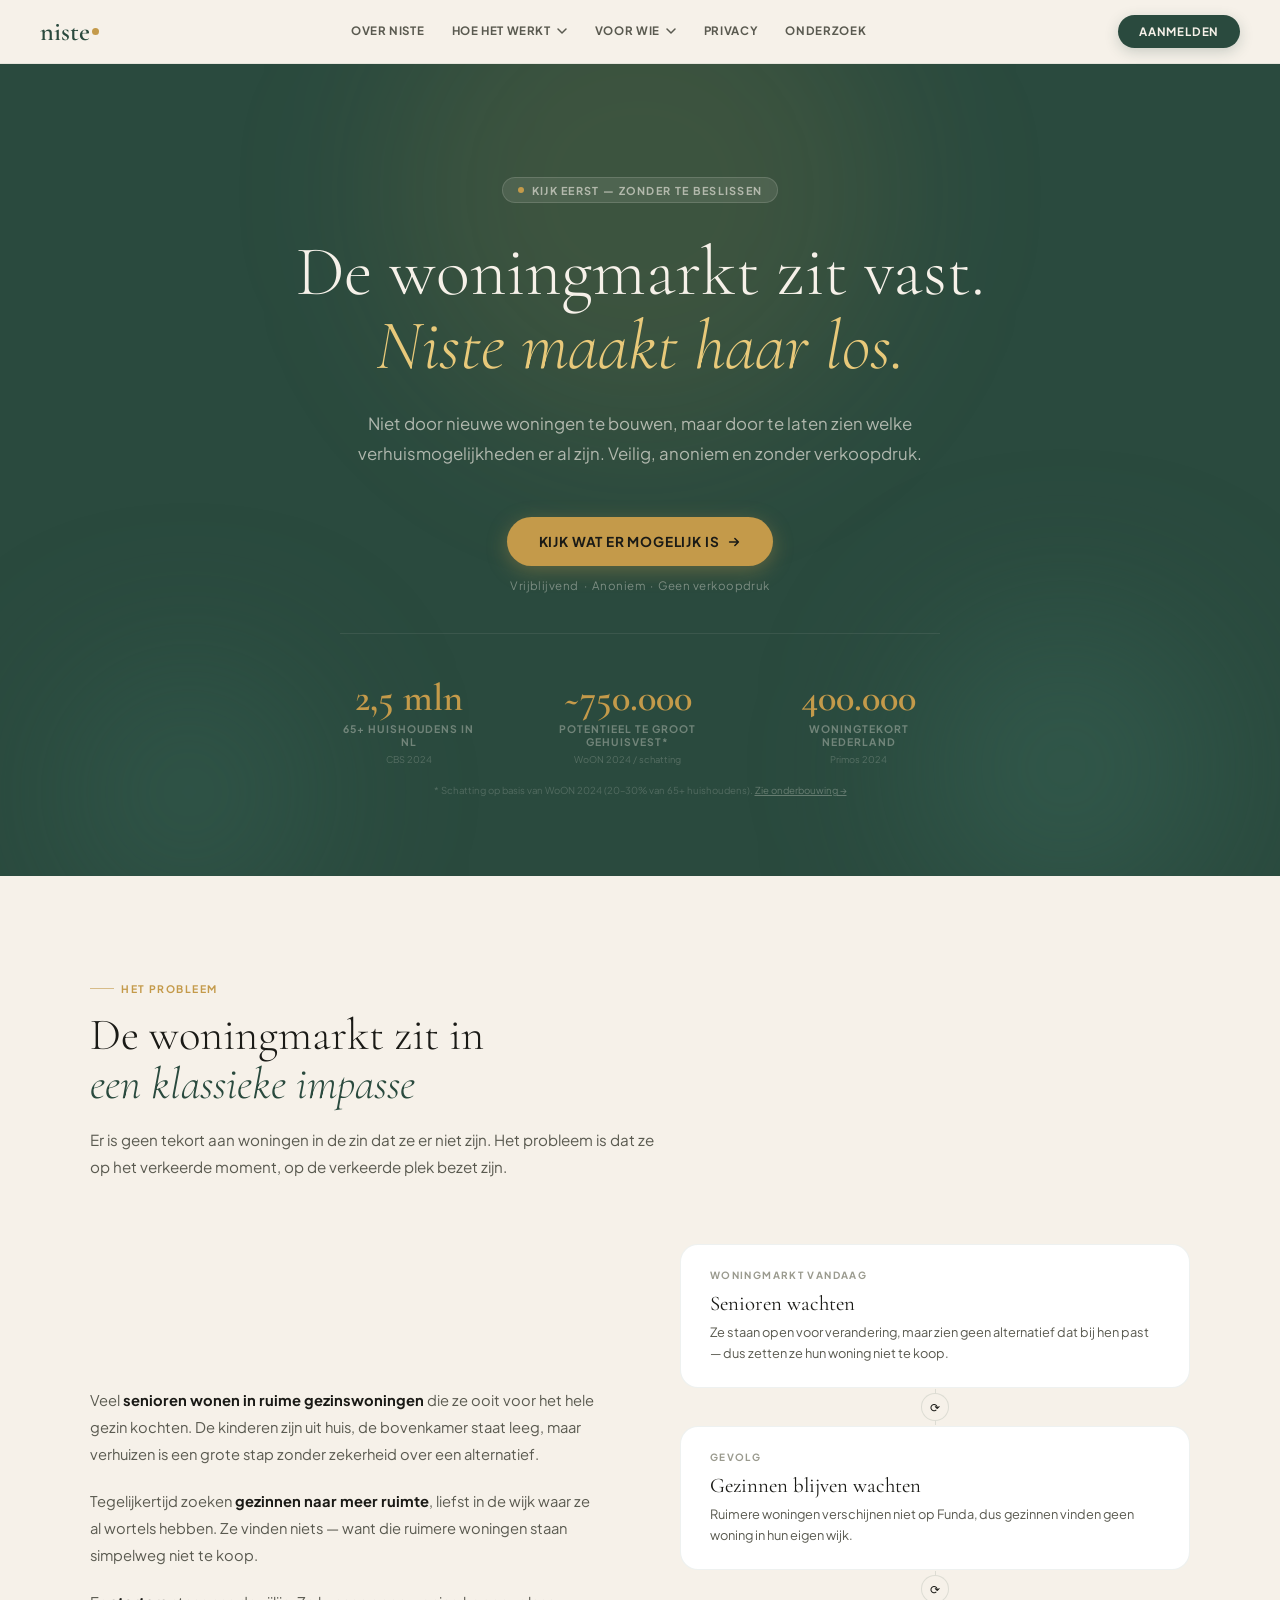
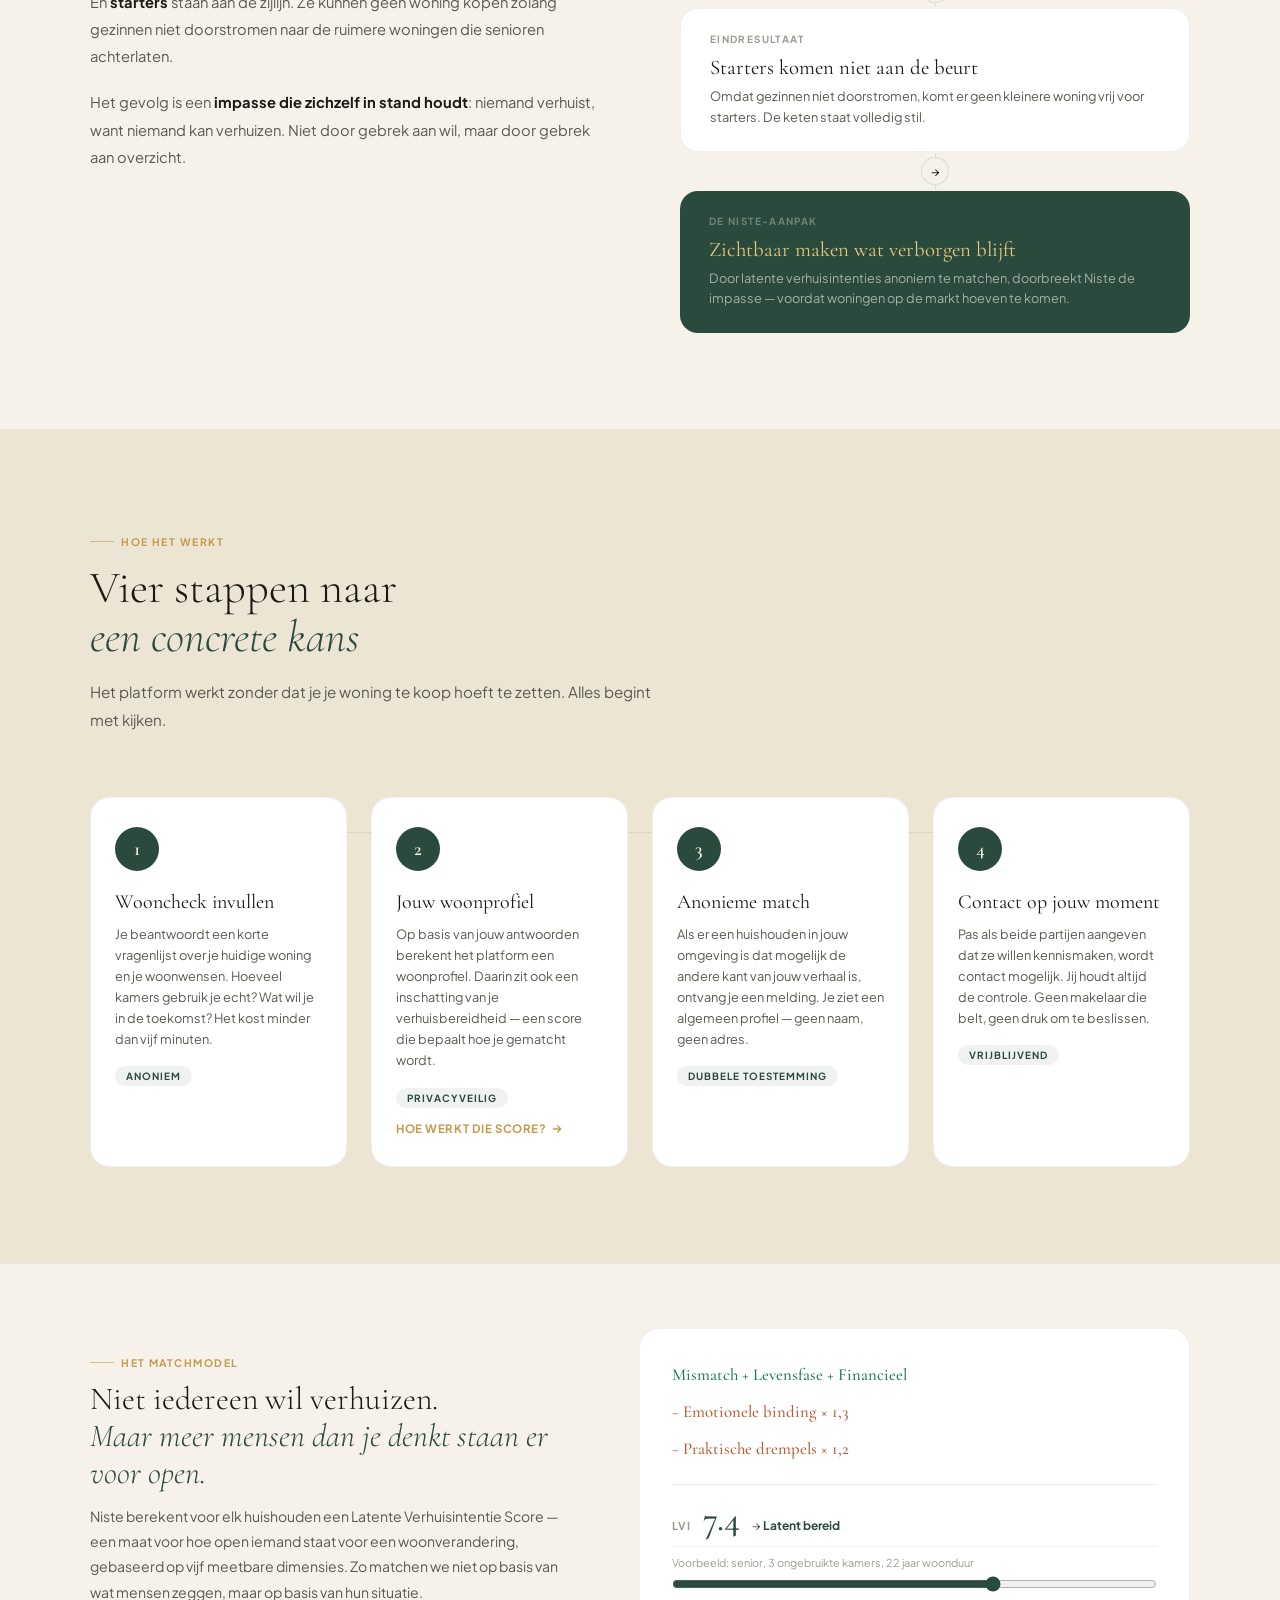
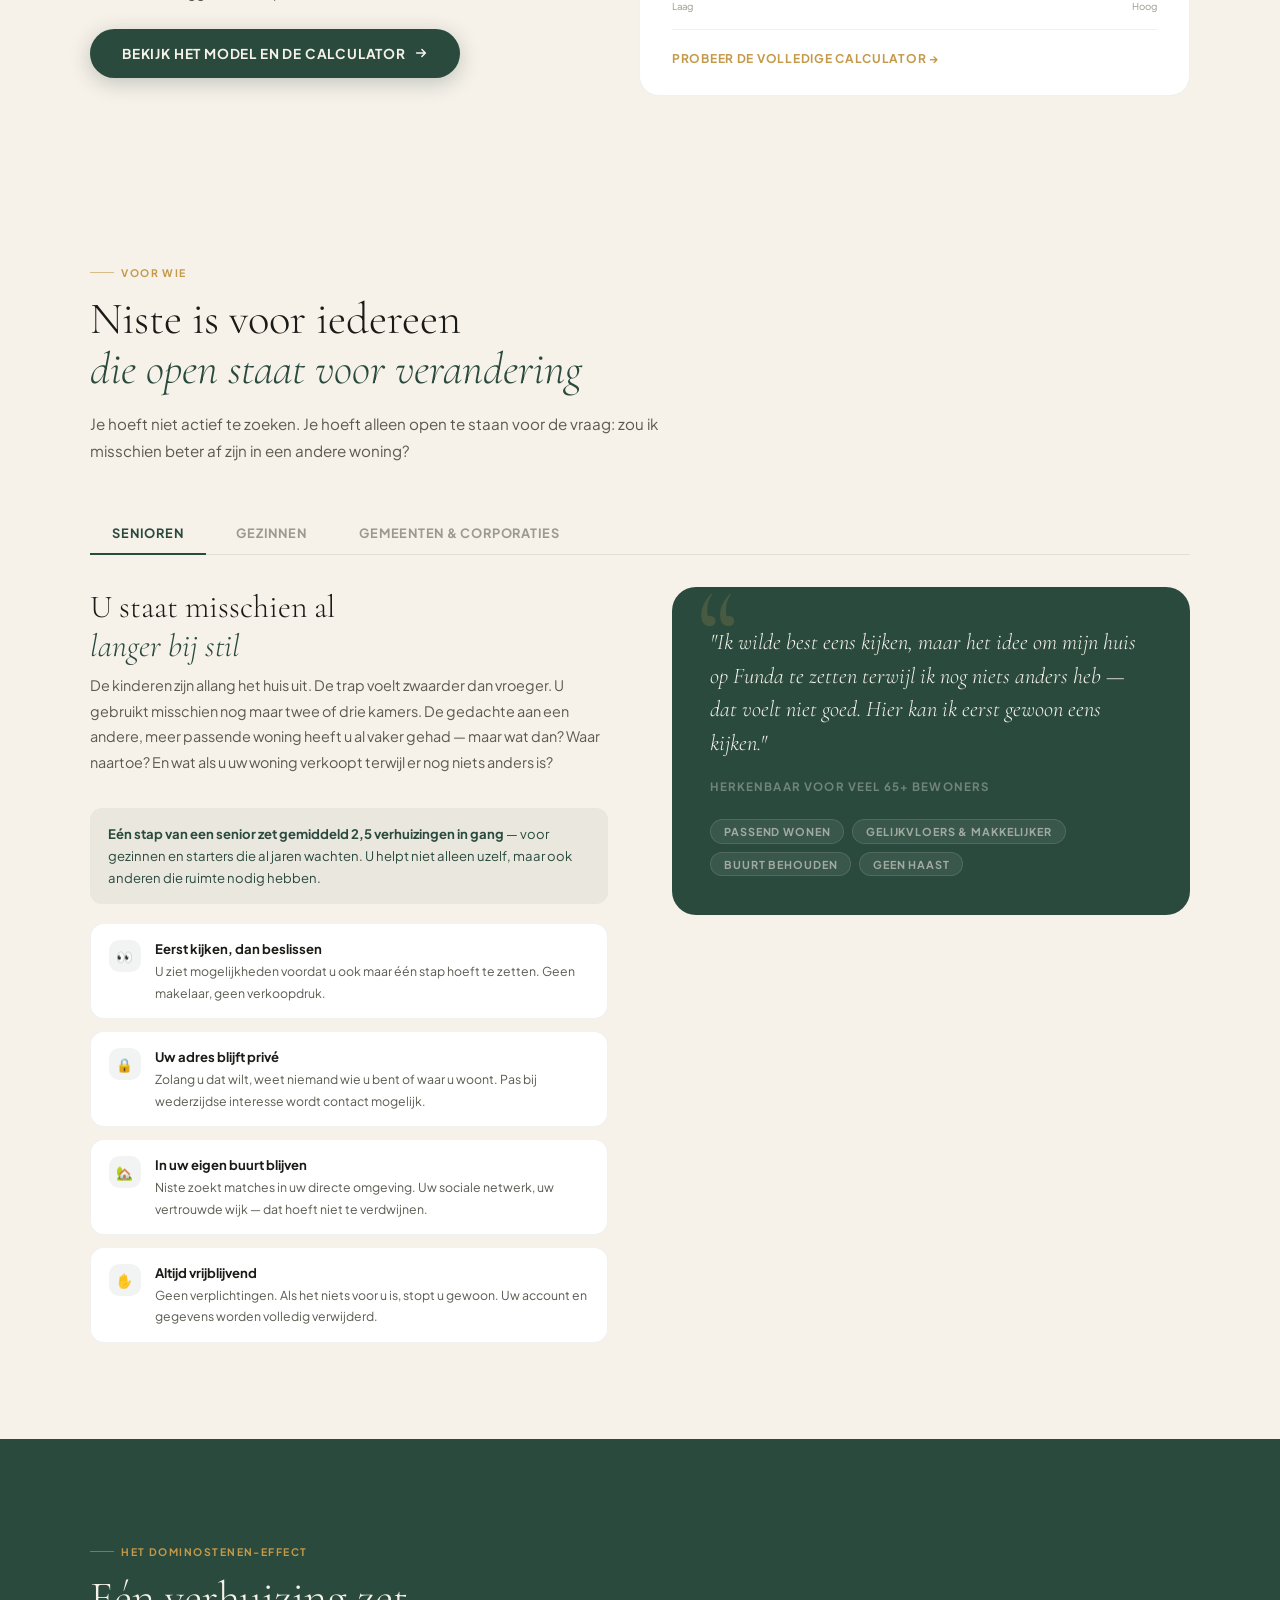
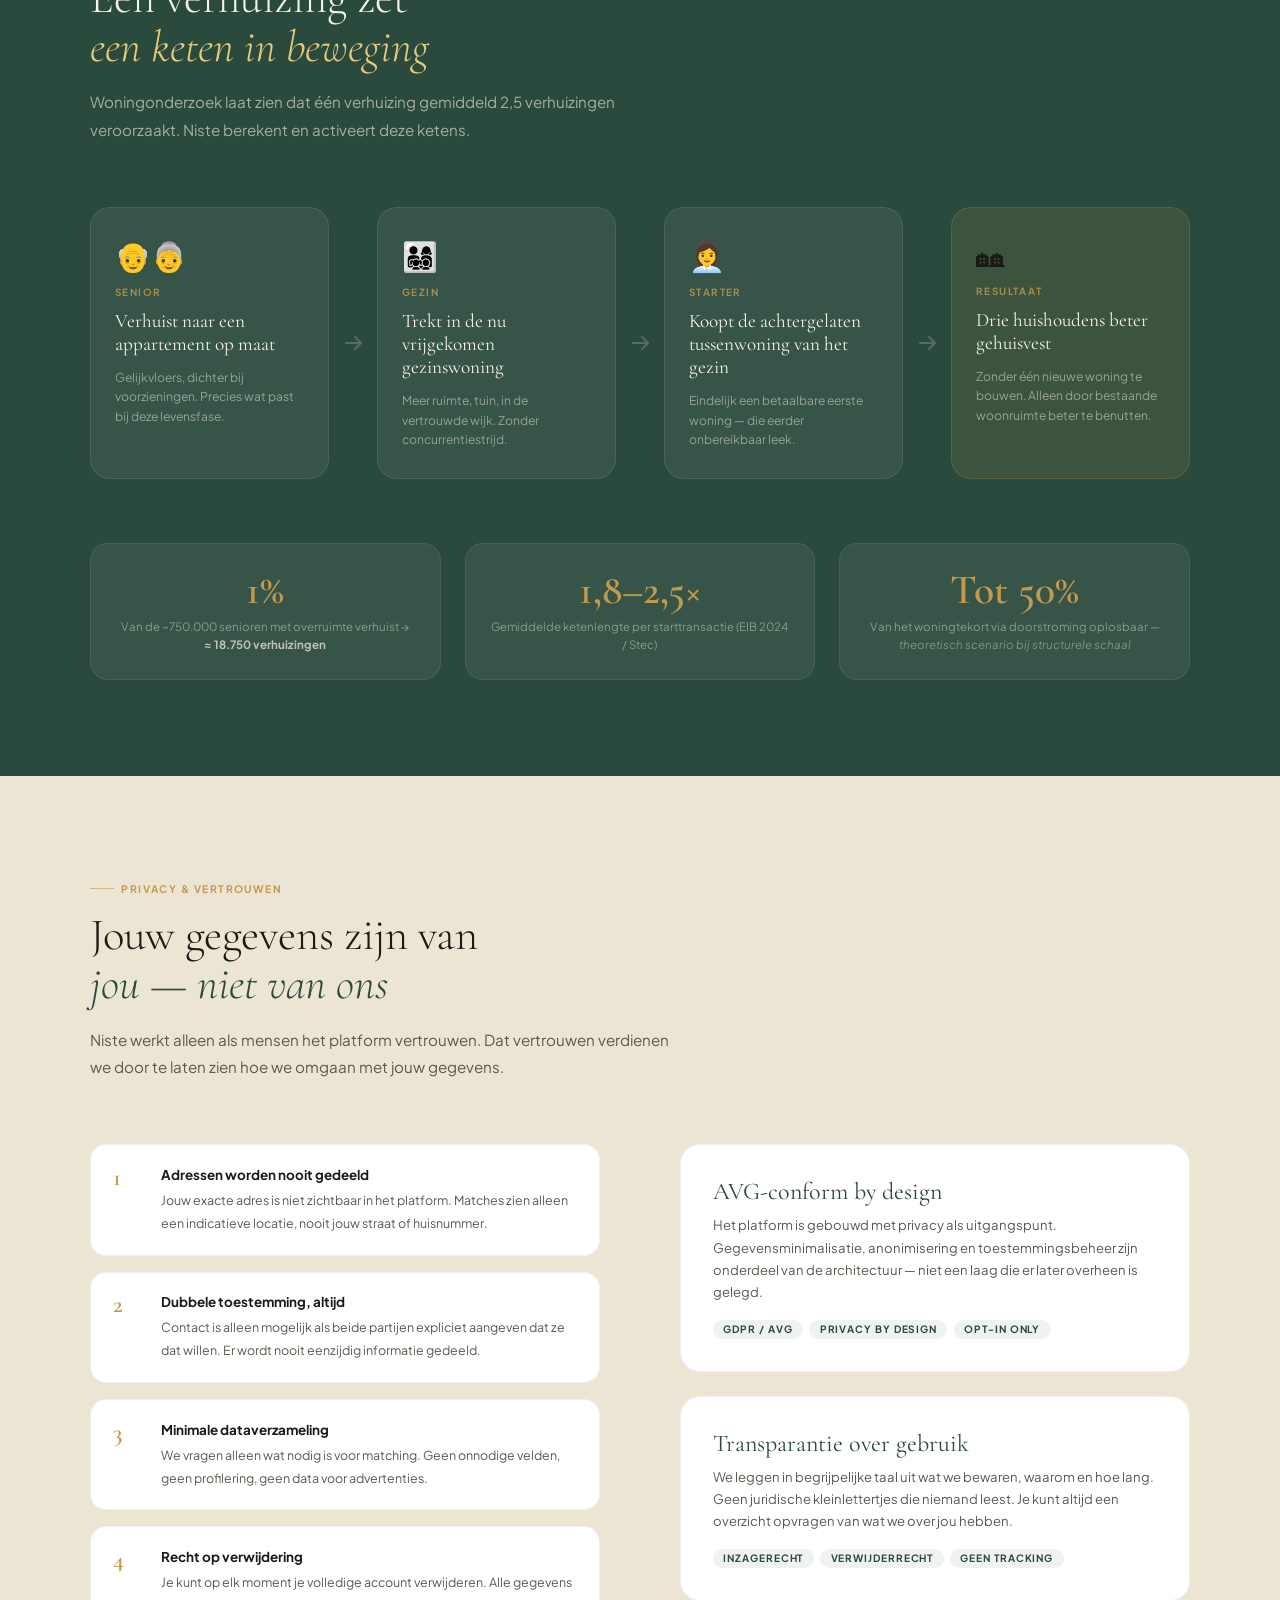
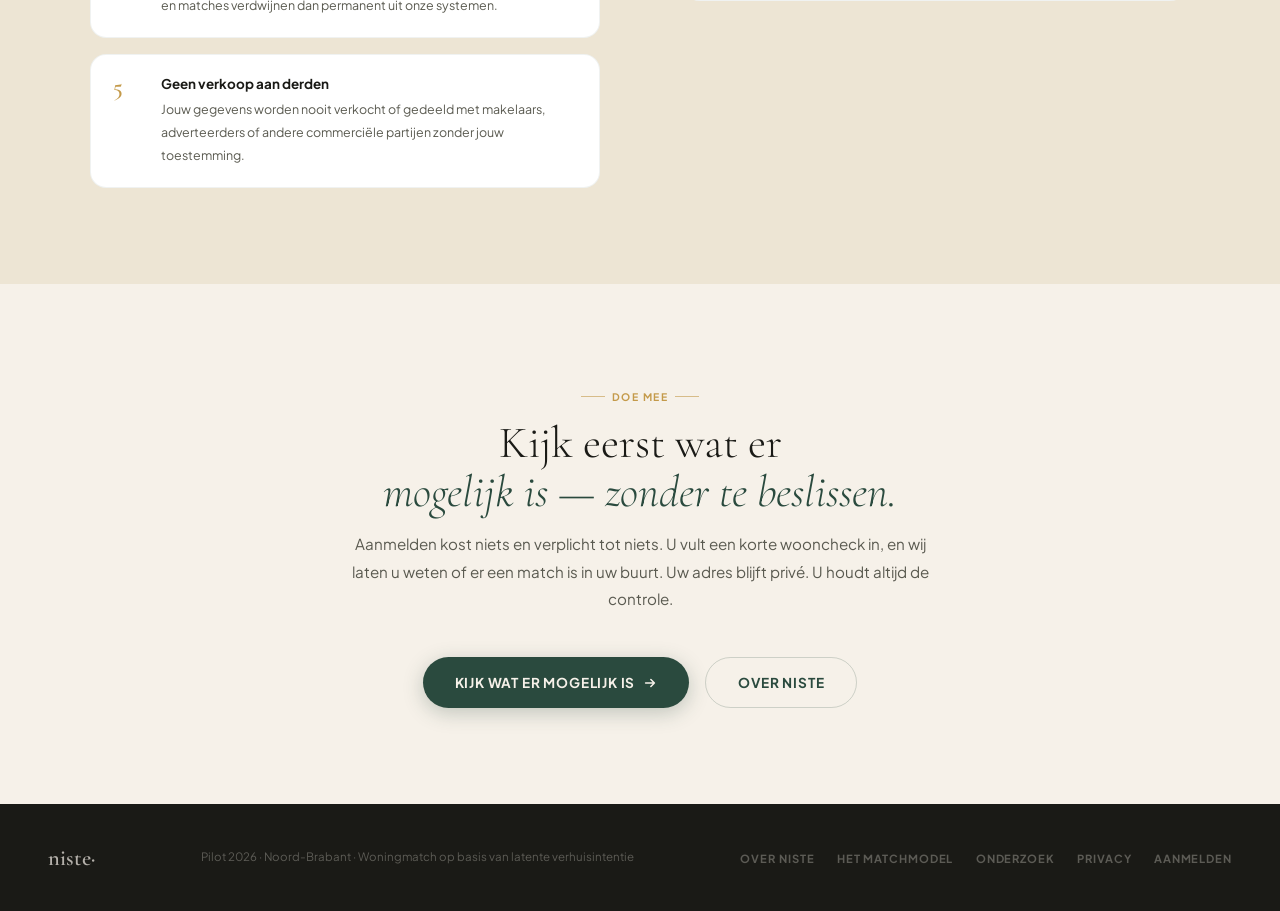
<file: index.html>
<!DOCTYPE html>
<html lang="nl">
<head>
  <!-- Google Analytics -->
<script async src="https://www.googletagmanager.com/gtag/js?id=G-G76HYMMP86"></script>
<script>
  window.dataLayer = window.dataLayer || [];
  function gtag(){dataLayer.push(arguments);}
  gtag('js', new Date());
  gtag('config', 'G-G76HYMMP86');
</script>
  
  <meta charset="UTF-8">
  <meta name="viewport" content="width=device-width, initial-scale=1.0">
  <title>Hoe werkt Niste – Woningmatch voor iedereen</title>
  <meta name="description" content="Niste matcht senioren in ruime woningen anoniem met gezinnen die ruimte zoeken — vóórdat woningen op de markt komen. Vrijblijvend, anoniem en zonder verkoopdruk. Pilot in Noord-Brabant.">
  <link rel="canonical" href="https://niste.nl/">

  <!-- Open Graph (LinkedIn / WhatsApp / Facebook previews) -->
  <meta property="og:type" content="website">
  <meta property="og:site_name" content="Niste">
  <meta property="og:locale" content="nl_NL">
  <meta property="og:title" content="Niste – Woningmatch zonder je huis te koop te zetten">
  <meta property="og:description" content="Niste matcht senioren in ruime woningen anoniem met gezinnen die ruimte zoeken — vóórdat woningen op de markt komen. Vrijblijvend, anoniem en zonder verkoopdruk. Pilot in Noord-Brabant.">
  <meta property="og:url" content="https://niste.nl/">

  <!-- Twitter/X -->
  <meta name="twitter:card" content="summary">
  <meta name="twitter:title" content="Niste – Woningmatch zonder je huis te koop te zetten">
  <meta name="twitter:description" content="Niste matcht senioren in ruime woningen anoniem met gezinnen die ruimte zoeken — vóórdat woningen op de markt komen. Vrijblijvend, anoniem en zonder verkoopdruk. Pilot in Noord-Brabant.">

  <link rel="preconnect" href="https://fonts.googleapis.com">
  <link rel="preconnect" href="https://fonts.gstatic.com" crossorigin>
  <link href="https://fonts.googleapis.com/css2?family=Cormorant+Garamond:ital,opsz,wght@0,9..144,300;0,9..144,400;0,9..144,600;1,9..144,300;1,9..144,500&family=Plus+Jakarta+Sans:wght@400;500;600;700&display=swap" rel="stylesheet">
  <style>
    *, *::before, *::after { box-sizing: border-box; margin: 0; padding: 0; }
    :root {
      --cream:  #F6F1E9;
      --warm:   #EDE5D4;
      --sand:   #D9CEBC;
      --forest: #2A4A3E;
      --moss:   #3D6B5C;
      --gold:   #C49A4A;
      --gold-lt:#E8C97A;
      --gold-pale: #F5EDD6;
      --rust:   #B85C38;
      --dark:   #1A1A16;
      --mid:    #5A5A50;
      --light:  #9A9A8E;
    }
    html { scroll-behavior: smooth; }
    body { font-family: 'Plus Jakarta Sans', sans-serif; background: var(--cream); color: var(--dark); }

    /* ── NAV ── */
    nav {
      display: flex; align-items: center; justify-content: space-between;
      padding: 0 2.5rem;
      height: 64px;
      border-bottom: 1px solid rgba(42,74,62,.08);
      background: rgba(246,241,233,.97);
      backdrop-filter: blur(20px);
      position: sticky; top: 0; z-index: 100;
      gap: 1rem;
    }
    .nav-logo {
      font-family: 'Cormorant Garamond', serif;
      font-size: 1.65rem; font-weight: 600;
      color: var(--forest); text-decoration: none;
      display: flex; align-items: center;
      flex-shrink: 0;
    }
    .logo-dot {
      width: 7px; height: 7px; border-radius: 50%;
      background: var(--gold); display: inline-block;
      animation: pulse 2.2s ease-in-out infinite; margin-left: 2px;
    }
    @keyframes pulse { 0%,100%{transform:scale(1);opacity:1} 50%{transform:scale(1.5);opacity:.6} }

    /* links */
    .nav-links {
      display: flex; align-items: center; gap: 0;
      flex: 1; justify-content: center;
    }
    .nav-link {
      font-size: .72rem; font-weight: 700;
      letter-spacing: .055em; text-transform: uppercase;
      color: var(--mid); text-decoration: none;
      padding: 0 .85rem; height: 64px;
      display: flex; align-items: center;
      border-bottom: 2px solid transparent;
      transition: color .2s, border-color .2s;
      white-space: nowrap;
    }
    .nav-link:hover { color: var(--forest); border-bottom-color: rgba(42,74,62,.2); }
    .nav-link.active { color: var(--forest); border-bottom-color: var(--forest); }

    /* dropdown */
    .nav-dropdown { position: relative; }
    .nav-dropdown-toggle {
      font-size: .72rem; font-weight: 700;
      letter-spacing: .055em; text-transform: uppercase;
      color: var(--mid); background: none; border: none;
      padding: 0 .85rem; height: 64px;
      display: flex; align-items: center; gap: .3rem;
      cursor: pointer; white-space: nowrap;
      border-bottom: 2px solid transparent;
      transition: color .2s, border-color .2s;
      font-family: 'Plus Jakarta Sans', sans-serif;
    }
    .nav-dropdown-toggle:hover { color: var(--forest); border-bottom-color: rgba(42,74,62,.2); }
    .nav-dropdown-toggle svg { transition: transform .2s; }
    .nav-dropdown:hover .nav-dropdown-toggle svg,
    .nav-dropdown.open .nav-dropdown-toggle svg { transform: rotate(180deg); }
    .nav-dropdown-menu {
      display: none;
      position: absolute; top: calc(100% + 4px); left: 50%;
      transform: translateX(-50%);
      background: white;
      border: 1px solid rgba(42,74,62,.1);
      border-radius: 12px;
      padding: .5rem;
      min-width: 210px;
      box-shadow: 0 8px 32px rgba(42,74,62,.12);
      z-index: 200;
    }
    .nav-dropdown:hover .nav-dropdown-menu,
    .nav-dropdown.open .nav-dropdown-menu { display: block; }
    .nav-dropdown-item {
      display: flex; align-items: flex-start; gap: .7rem;
      padding: .65rem .85rem;
      border-radius: 8px;
      text-decoration: none;
      transition: background .15s;
    }
    .nav-dropdown-item:hover { background: var(--warm); }
    .nav-dropdown-icon {
      width: 28px; height: 28px; border-radius: 7px;
      background: rgba(42,74,62,.07);
      display: flex; align-items: center; justify-content: center;
      font-size: .8rem; flex-shrink: 0; margin-top: 1px;
    }
    .nav-dropdown-label { font-size: .78rem; font-weight: 700; color: var(--dark); line-height: 1.2; }
    .nav-dropdown-sub { font-size: .68rem; color: var(--light); margin-top: 1px; line-height: 1.3; }

    /* cta */
    .nav-right { display: flex; align-items: center; gap: .6rem; flex-shrink: 0; }
    .nav-cta {
      background: var(--forest); color: var(--cream);
      border: none; border-radius: 100px;
      padding: .55rem 1.3rem;
      font-family: 'Plus Jakarta Sans', sans-serif;
      font-size: .72rem; font-weight: 700;
      letter-spacing: .07em; text-transform: uppercase;
      text-decoration: none; cursor: pointer;
      transition: background .2s, transform .2s;
      box-shadow: 0 4px 14px rgba(42,74,62,.22);
      white-space: nowrap;
    }
    .nav-cta:hover { background: var(--moss); transform: translateY(-1px); }

    /* hamburger */
    .nav-hamburger {
      display: none; flex-direction: column; gap: 5px;
      background: none; border: none; cursor: pointer; padding: 4px;
    }
    .nav-hamburger span {
      display: block; width: 22px; height: 2px;
      background: var(--forest); border-radius: 2px;
      transition: all .25s;
    }
    .nav-hamburger.open span:nth-child(1) { transform: translateY(7px) rotate(45deg); }
    .nav-hamburger.open span:nth-child(2) { opacity: 0; }
    .nav-hamburger.open span:nth-child(3) { transform: translateY(-7px) rotate(-45deg); }

    /* mobile menu */
    .nav-mobile {
      display: none;
      position: fixed; top: 64px; left: 0; right: 0; bottom: 0;
      background: white; z-index: 99;
      overflow-y: auto; padding: 1rem 1.5rem 2rem;
      flex-direction: column; gap: .25rem;
    }
    .nav-mobile.open { display: flex; }
    .nav-mobile-section {
      font-size: .62rem; font-weight: 700; letter-spacing: .14em;
      text-transform: uppercase; color: var(--light);
      padding: 1rem .5rem .4rem; margin-top: .5rem;
    }
    .nav-mobile-link {
      display: flex; align-items: center; gap: .8rem;
      padding: .85rem .75rem;
      border-radius: 10px; text-decoration: none;
      transition: background .15s;
    }
    .nav-mobile-link:hover { background: var(--warm); }
    .nav-mobile-link-icon {
      width: 32px; height: 32px; border-radius: 8px;
      background: rgba(42,74,62,.07);
      display: flex; align-items: center; justify-content: center;
      font-size: .9rem; flex-shrink: 0;
    }
    .nav-mobile-link-label { font-size: .88rem; font-weight: 600; color: var(--dark); }
    .nav-mobile-link-sub { font-size: .75rem; color: var(--light); margin-top: 1px; }
    .nav-mobile-cta {
      display: block; margin-top: 1.5rem;
      background: var(--forest); color: var(--cream);
      text-align: center; border-radius: 100px;
      padding: .9rem; font-size: .82rem; font-weight: 700;
      letter-spacing: .07em; text-transform: uppercase;
      text-decoration: none;
    }

    /* ── HERO ── */
    .hero {
      background: var(--forest);
      padding: 7rem 3rem 5rem;
      position: relative; overflow: hidden; text-align: center;
    }
    .hero-blob { position: absolute; border-radius: 50%; filter: blur(80px); pointer-events: none; }
    .hero-blob-1 { width:500px;height:500px;background:rgba(196,154,74,.12);top:-15%;left:50%;transform:translateX(-50%); }
    .hero-blob-2 { width:300px;height:300px;background:rgba(61,107,92,.4);bottom:-5%;right:5%; }
    .hero-blob-3 { width:250px;height:250px;background:rgba(61,107,92,.35);bottom:-5%;left:5%; }
    .hero-eyebrow {
      display: inline-flex; align-items: center; gap: .5rem;
      background: rgba(246,241,233,.1); border: 1px solid rgba(246,241,233,.15);
      border-radius: 100px; padding: .35rem .9rem;
      font-size: .68rem; font-weight: 700; letter-spacing: .12em; text-transform: uppercase;
      color: rgba(246,241,233,.6); margin-bottom: 2rem; position: relative; z-index: 1;
    }
    .hero-dot { width:6px;height:6px;border-radius:50%;background:var(--gold); }
    .hero h1 {
      font-family: 'Cormorant Garamond', serif;
      font-size: clamp(2.6rem,5.5vw,5rem); font-weight: 300; line-height: 1.05;
      color: var(--cream); max-width: 800px; margin: 0 auto 1.6rem;
      position: relative; z-index: 1;
    }
    .hero h1 em { font-style: italic; color: var(--gold-lt); }
    .hero-lead {
      font-size: clamp(.9rem,1.5vw,1.05rem); line-height: 1.8;
      color: rgba(246,241,233,.65); max-width: 600px; margin: 0 auto 3rem;
      position: relative; z-index: 1;
    }
    .hero-stat-row {
      display: flex; justify-content: center; gap: 3rem;
      position: relative; z-index: 1; padding-top: 2.8rem;
      border-top: 1px solid rgba(246,241,233,.08); max-width: 600px; margin: 0 auto;
    }
    .hero-stat-val { font-family:'Cormorant Garamond',serif;font-size:2.4rem;font-weight:600;color:var(--gold);line-height:1; }
    .hero-stat-lbl { font-size:.65rem;font-weight:700;letter-spacing:.1em;text-transform:uppercase;color:rgba(246,241,233,.35);margin-top:.3rem; }

    /* ── SECTION CHROME ── */
    section { padding: 6rem 3rem; }
    .section-inner { max-width: 1100px; margin: 0 auto; }
    .section-eyebrow { display:inline-flex;align-items:center;gap:.45rem;font-size:.65rem;font-weight:700;letter-spacing:.14em;text-transform:uppercase;color:var(--gold);margin-bottom:1rem; }
    .section-eyebrow-line { width:24px;height:1px;background:var(--gold);opacity:.6; }
    .section-title { font-family:'Cormorant Garamond',serif;font-size:clamp(2rem,3.5vw,3.2rem);font-weight:300;line-height:1.1;color:var(--dark);margin-bottom:1rem; }
    .section-title em { font-style:italic;color:var(--forest); }
    .section-lead { font-size:.95rem;line-height:1.8;color:var(--mid);max-width:580px; }

    /* ── PROBLEEM ── */
    .problem-section { background: var(--cream); }
    .problem-grid { display:grid;grid-template-columns:1fr 1fr;gap:5rem;align-items:center;margin-top:4rem; }
    .problem-text-col p { font-size:.92rem;line-height:1.85;color:var(--mid);margin-bottom:1.2rem; }
    .problem-text-col p strong { color:var(--dark);font-weight:700; }
    .problem-visual { display:flex;flex-direction:column;gap:1px; }
    .impasse-card { background:white;border:1px solid rgba(42,74,62,.08);border-radius:18px;padding:1.5rem 1.8rem; }
    .impasse-card-label { font-size:.62rem;font-weight:700;letter-spacing:.14em;text-transform:uppercase;color:var(--light);margin-bottom:.6rem; }
    .impasse-card-title { font-family:'Cormorant Garamond',serif;font-size:1.3rem;font-weight:400;color:var(--dark);margin-bottom:.4rem; }
    .impasse-card-body { font-size:.8rem;line-height:1.6;color:var(--mid); }
    .impasse-connector { display:flex;align-items:center;justify-content:center;height:36px;position:relative; }
    .impasse-connector::before { content:'';position:absolute;top:0;bottom:0;left:50%;width:1px;background:rgba(42,74,62,.12); }
    .impasse-connector-icon { width:28px;height:28px;background:var(--cream);border:1px solid rgba(42,74,62,.12);border-radius:50%;display:flex;align-items:center;justify-content:center;font-size:.75rem;position:relative;z-index:1; }
    .impasse-solution { background:var(--forest);border-radius:18px;padding:1.5rem 1.8rem;margin-top:1px; }
    .impasse-solution .impasse-card-label { color:rgba(246,241,233,.35); }
    .impasse-solution .impasse-card-title { color:var(--gold-lt); }
    .impasse-solution .impasse-card-body { color:rgba(246,241,233,.6); }

    /* ── HOE WERKT HET ── */
    .how-section { background: var(--warm); }
    .steps-grid { display:grid;grid-template-columns:repeat(4,1fr);gap:1.5rem;margin-top:4rem;position:relative; }
    .steps-grid::before { content:'';position:absolute;top:2.2rem;left:calc(12.5% + 1rem);right:calc(12.5% + 1rem);height:1px;background:rgba(42,74,62,.1);z-index:0; }
    .step-card { background:white;border:1px solid rgba(42,74,62,.07);border-radius:20px;padding:1.8rem 1.5rem;position:relative;z-index:1;transition:transform .25s,box-shadow .25s; }
    .step-card:hover { transform:translateY(-4px);box-shadow:0 12px 32px rgba(42,74,62,.1); }
    .step-number { width:44px;height:44px;border-radius:50%;background:var(--forest);color:var(--cream);display:flex;align-items:center;justify-content:center;font-family:'Cormorant Garamond',serif;font-size:1.2rem;font-weight:600;margin-bottom:1.2rem; }
    .step-title { font-family:'Cormorant Garamond',serif;font-size:1.25rem;font-weight:400;color:var(--dark);margin-bottom:.6rem; }
    .step-body { font-size:.8rem;line-height:1.65;color:var(--mid); }
    .step-tag { display:inline-block;margin-top:1rem;background:rgba(42,74,62,.07);border-radius:100px;padding:.25rem .7rem;font-size:.62rem;font-weight:700;letter-spacing:.1em;text-transform:uppercase;color:var(--forest); }
    .step-link { display:inline-flex;align-items:center;gap:.3rem;margin-top:.85rem;font-size:.72rem;font-weight:700;letter-spacing:.05em;text-transform:uppercase;color:var(--gold);text-decoration:none;transition:color .2s; }
    .step-link:hover { color:var(--forest); }
    .step-link svg { transition:transform .2s; }
    .step-link:hover svg { transform:translateX(3px); }

    /* ── VOOR WIE ── */
    .audience-section { background: var(--cream); }
    .audience-tabs { display:flex;gap:.5rem;margin:3rem 0 2rem;border-bottom:1px solid rgba(42,74,62,.1);padding-bottom:0; }
    .audience-tab { padding:.75rem 1.4rem;border:none;background:transparent;font-family:'Plus Jakarta Sans',sans-serif;font-size:.8rem;font-weight:700;letter-spacing:.06em;text-transform:uppercase;color:var(--light);cursor:pointer;border-bottom:2px solid transparent;margin-bottom:-1px;transition:all .2s; }
    .audience-tab.active { color:var(--forest);border-bottom-color:var(--forest); }
    .audience-panel { display:none; }
    .audience-panel.active { display:grid;grid-template-columns:1fr 1fr;gap:4rem;align-items:start; }
    .audience-text h3 { font-family:'Cormorant Garamond',serif;font-size:2rem;font-weight:300;color:var(--dark);margin-bottom:.5rem; }
    .audience-text h3 em { font-style:italic;color:var(--forest); }
    .audience-text .audience-intro { font-size:.9rem;line-height:1.8;color:var(--mid);margin-bottom:2rem; }
    .audience-benefits { display:flex;flex-direction:column;gap:.75rem; }
    .benefit-row { display:flex;align-items:flex-start;gap:.9rem;padding:1rem 1.1rem;background:white;border:1px solid rgba(42,74,62,.07);border-radius:14px; }
    .benefit-icon { width:32px;height:32px;border-radius:10px;background:rgba(42,74,62,.06);display:flex;align-items:center;justify-content:center;font-size:.85rem;flex-shrink:0; }
    .benefit-text strong { display:block;font-size:.82rem;font-weight:700;color:var(--dark);margin-bottom:2px; }
    .benefit-text span { font-size:.77rem;color:var(--mid);line-height:1.5; }
    .audience-quote { background:var(--forest);border-radius:24px;padding:2.4rem;position:relative;overflow:hidden; }
    .audience-quote::before { content:'\201C';position:absolute;top:-1rem;left:1.5rem;font-family:'Cormorant Garamond',serif;font-size:8rem;line-height:1;color:rgba(196,154,74,.2);pointer-events:none; }
    .audience-quote-text { font-family:'Cormorant Garamond',serif;font-size:1.4rem;font-weight:300;font-style:italic;line-height:1.5;color:var(--cream);margin-bottom:1.2rem;position:relative; }
    .audience-quote-source { font-size:.72rem;font-weight:700;letter-spacing:.1em;text-transform:uppercase;color:rgba(246,241,233,.35); }
    .audience-quote-chips { display:flex;flex-wrap:wrap;gap:.5rem;margin-top:1.6rem; }
    .audience-quote-chip { background:rgba(246,241,233,.08);border:1px solid rgba(246,241,233,.12);border-radius:100px;padding:.3rem .8rem;font-size:.68rem;font-weight:700;letter-spacing:.08em;text-transform:uppercase;color:rgba(246,241,233,.55); }

    /* ── DOORSTROOMKETEN ── */
    .chain-section { background: var(--forest); }
    .chain-section .section-title { color:var(--cream); }
    .chain-section .section-title em { color:var(--gold-lt); }
    .chain-section .section-lead { color:rgba(246,241,233,.6); }
    .chain-section .section-eyebrow { color:var(--gold); }
    .chain-visual { margin-top:4rem;display:flex;align-items:stretch;gap:0;overflow-x:auto;padding-bottom:1rem; }
    .chain-node { flex:1;min-width:180px;background:rgba(246,241,233,.06);border:1px solid rgba(246,241,233,.09);border-radius:20px;padding:1.8rem 1.5rem;display:flex;flex-direction:column;gap:.75rem; }
    .chain-node-emoji { font-size:1.8rem; }
    .chain-node-who { font-size:.62rem;font-weight:700;letter-spacing:.14em;text-transform:uppercase;color:var(--gold);opacity:.8; }
    .chain-node-label { font-family:'Cormorant Garamond',serif;font-size:1.2rem;color:var(--cream);line-height:1.2; }
    .chain-node-desc { font-size:.76rem;line-height:1.6;color:rgba(246,241,233,.5); }
    .chain-arrow { display:flex;align-items:center;justify-content:center;padding:0 .75rem;flex-shrink:0; }
    .chain-arrow svg { opacity:.35; }
    .chain-impact-row { display:grid;grid-template-columns:repeat(3,1fr);gap:1.5rem;margin-top:3rem; }
    .chain-impact-card { background:rgba(246,241,233,.06);border:1px solid rgba(246,241,233,.08);border-radius:18px;padding:1.6rem;text-align:center; }
    .chain-impact-val { font-family:'Cormorant Garamond',serif;font-size:2.6rem;font-weight:600;color:var(--gold);line-height:1;margin-bottom:.4rem; }
    .chain-impact-label { font-size:.72rem;line-height:1.55;color:rgba(246,241,233,.45); }

    /* ── PRIVACY ── */
    .privacy-section { background: var(--warm); }
    .privacy-grid { display:grid;grid-template-columns:1fr 1fr;gap:5rem;margin-top:4rem;align-items:start; }
    .privacy-principles { display:flex;flex-direction:column;gap:1rem; }
    .privacy-principle { display:flex;gap:1.2rem;align-items:flex-start;padding:1.3rem 1.4rem;background:white;border:1px solid rgba(42,74,62,.07);border-radius:16px; }
    .privacy-principle-num { font-family:'Cormorant Garamond',serif;font-size:1.5rem;font-weight:600;color:var(--gold);line-height:1;flex-shrink:0;width:28px; }
    .privacy-principle strong { display:block;font-size:.84rem;font-weight:700;color:var(--dark);margin-bottom:.3rem; }
    .privacy-principle span { font-size:.78rem;line-height:1.6;color:var(--mid); }
    .privacy-badges { display:flex;flex-direction:column;gap:1.5rem;justify-content:center; }
    .privacy-badge-block { background:white;border:1px solid rgba(42,74,62,.07);border-radius:20px;padding:2rem; }
    .privacy-badge-title { font-family:'Cormorant Garamond',serif;font-size:1.5rem;font-weight:400;color:var(--forest);margin-bottom:.5rem; }
    .privacy-badge-body { font-size:.82rem;line-height:1.7;color:var(--mid); }
    .privacy-badge-tags { display:flex;flex-wrap:wrap;gap:.4rem;margin-top:1rem; }
    .privacy-badge-tag { background:rgba(42,74,62,.07);border-radius:100px;padding:.22rem .65rem;font-size:.63rem;font-weight:700;letter-spacing:.09em;text-transform:uppercase;color:var(--forest); }

    /* ── MODEL TEASER ── */
    .model-teaser { background:var(--cream);border-top:1px solid rgba(42,74,62,.08);padding:4rem 3rem; }
    .model-teaser-inner { max-width:1100px;margin:0 auto;display:flex;align-items:center;gap:4rem;flex-wrap:wrap; }
    .model-teaser-text { flex:1;min-width:260px; }
    .model-teaser-text .section-eyebrow { margin-bottom:.75rem; }
    .model-teaser-text h2 { font-family:'Cormorant Garamond',serif;font-size:clamp(1.6rem,2.5vw,2.4rem);font-weight:300;line-height:1.15;color:var(--dark);margin-bottom:.75rem; }
    .model-teaser-text h2 em { font-style:italic;color:var(--forest); }
    .model-teaser-text p { font-size:.88rem;line-height:1.8;color:var(--mid);margin-bottom:1.5rem; }
    .model-teaser-visual { flex:1;min-width:260px;background:white;border:1px solid rgba(42,74,62,.08);border-radius:20px;padding:1.75rem 2rem; }
    .mini-formula { font-family:'Cormorant Garamond',serif;font-size:1.05rem;line-height:2.2;color:var(--dark); }
    .mini-pos { color:#1D7A5A;font-weight:500; }
    .mini-neg { color:var(--rust);font-weight:500; }
    .mini-divider { border:none;border-top:1px solid rgba(42,74,62,.1);margin:1rem 0; }
    .mini-result { display:flex;align-items:baseline;gap:.75rem; }
    .mini-result-label { font-size:.68rem;font-weight:700;letter-spacing:.1em;text-transform:uppercase;color:var(--light); }
    .mini-result-score { font-family:'Cormorant Garamond',serif;font-size:2.2rem;font-weight:500;color:var(--forest);line-height:1; }
    .mini-result-verdict { font-size:.75rem;color:var(--mid); }

    /* ── CTA ── */
    .cta-section { background:var(--cream);padding:6rem 3rem;text-align:center; }
    .cta-inner { max-width:640px;margin:0 auto; }
    .cta-inner .section-eyebrow { justify-content:center; }
    .cta-inner .section-title { text-align:center;margin-bottom:.8rem; }
    .cta-inner .section-lead { text-align:center;margin:0 auto 2.8rem; }
    .cta-buttons { display:flex;gap:1rem;justify-content:center;flex-wrap:wrap; }
    .btn-primary { background:var(--forest);color:var(--cream);border:none;border-radius:100px;padding:1rem 2rem;font-family:'Plus Jakarta Sans',sans-serif;font-size:.85rem;font-weight:700;letter-spacing:.06em;text-transform:uppercase;text-decoration:none;cursor:pointer;transition:background .2s,transform .2s,box-shadow .25s;box-shadow:0 5px 20px rgba(42,74,62,.26);display:inline-flex;align-items:center;gap:.5rem; }
    .btn-primary:hover { background:var(--moss);transform:translateY(-2px);box-shadow:0 10px 28px rgba(42,74,62,.32); }
    .btn-secondary { background:transparent;color:var(--forest);border:1.5px solid rgba(42,74,62,.2);border-radius:100px;padding:1rem 2rem;font-family:'Plus Jakarta Sans',sans-serif;font-size:.85rem;font-weight:700;letter-spacing:.06em;text-transform:uppercase;text-decoration:none;cursor:pointer;transition:all .2s;display:inline-flex;align-items:center;gap:.5rem; }
    .btn-secondary:hover { border-color:var(--forest);background:rgba(42,74,62,.04); }

    /* ── FOOTER ── */
    footer { background:var(--dark);padding:2.5rem 3rem;display:flex;align-items:center;justify-content:space-between;gap:1rem;flex-wrap:wrap; }
    .footer-logo { font-family:'Cormorant Garamond',serif;font-size:1.4rem;font-weight:600;color:rgba(246,241,233,.7);text-decoration:none; }
    .footer-meta { font-size:.72rem;color:rgba(246,241,233,.3);line-height:1.6; }
    .footer-links { display:flex;gap:1.4rem; }
    .footer-link { font-size:.7rem;font-weight:700;letter-spacing:.08em;text-transform:uppercase;color:rgba(246,241,233,.3);text-decoration:none;transition:color .2s; }
    .footer-link:hover { color:rgba(246,241,233,.6); }

    /* ── RESPONSIVE ── */
    @media (max-width: 1080px) {
      .nav-link { padding: 0 .6rem; font-size: .68rem; }
      .nav-dropdown-toggle { padding: 0 .6rem; font-size: .68rem; }
    }
    @media (max-width: 860px) {
      .nav-links, .nav-dropdown { display: none; }
      .nav-hamburger { display: flex; }
      nav { padding: 0 1.4rem; }
      section { padding: 4rem 1.4rem; }
      .hero { padding: 5rem 1.4rem 4rem; }
      .hero-stat-row { gap: 1.8rem; }
      .problem-grid, .privacy-grid { grid-template-columns: 1fr; gap: 2.5rem; }
      .audience-panel.active { grid-template-columns: 1fr; gap: 2rem; }
      .steps-grid { grid-template-columns: 1fr 1fr; }
      .steps-grid::before { display: none; }
      .chain-impact-row { grid-template-columns: 1fr; }
      .cta-section { padding: 4rem 1.4rem; }
      .model-teaser { padding: 3rem 1.4rem; }
      .model-teaser-inner { gap: 2rem; }
      footer { padding: 2rem 1.4rem; }
      .footer-links { display: none; }
    }
    @media (max-width: 560px) {
      .steps-grid { grid-template-columns: 1fr; }
      .audience-tabs { overflow-x: auto; }
      .hero-stat-row { flex-direction: column; gap: 1.5rem; align-items: center; }
    }
  </style>
</head>
<body>

<!-- ── NAV ── -->
<nav>
  <a href="index.html" class="nav-logo">niste<span class="logo-dot"></span></a>

  <div class="nav-links">

    <a href="over.html" class="nav-link">Over Niste</a>

    <!-- Dropdown: Hoe het werkt -->
    <div class="nav-dropdown">
      <button class="nav-dropdown-toggle">
        Hoe het werkt
        <svg width="12" height="12" viewBox="0 0 12 12" fill="none"><path d="M2 4l4 4 4-4" stroke="currentColor" stroke-width="1.5" stroke-linecap="round" stroke-linejoin="round"/></svg>
      </button>
      <div class="nav-dropdown-menu">
        <a href="index.html#how" class="nav-dropdown-item">
          <span class="nav-dropdown-icon">🔄</span>
          <span>
            <span class="nav-dropdown-label">De vier stappen</span>
            <span class="nav-dropdown-sub">Van wooncheck tot contact</span>
          </span>
        </a>
        <a href="lvi_model.html" class="nav-dropdown-item">
          <span class="nav-dropdown-icon">📊</span>
          <span>
            <span class="nav-dropdown-label">Het matchmodel</span>
            <span class="nav-dropdown-sub">LVI-score &amp; calculator</span>
          </span>
        </a>
        <a href="onderbouwing.html" class="nav-dropdown-item">
          <span class="nav-dropdown-icon">📋</span>
          <span>
            <span class="nav-dropdown-label">Onderzoek &amp; cijfers</span>
            <span class="nav-dropdown-sub">WoON 2024, EIB, marktdata</span>
          </span>
        </a>
      </div>
    </div>

    <!-- Dropdown: Voor wie -->
    <div class="nav-dropdown">
      <button class="nav-dropdown-toggle">
        Voor wie
        <svg width="12" height="12" viewBox="0 0 12 12" fill="none"><path d="M2 4l4 4 4-4" stroke="currentColor" stroke-width="1.5" stroke-linecap="round" stroke-linejoin="round"/></svg>
      </button>
      <div class="nav-dropdown-menu">
        <a href="index.html#senior" class="nav-dropdown-item">
          <span class="nav-dropdown-icon">👴</span>
          <span>
            <span class="nav-dropdown-label">Senioren</span>
            <span class="nav-dropdown-sub">Kleiner wonen, zelfde buurt</span>
          </span>
        </a>
        <a href="index.html#gezin" class="nav-dropdown-item">
          <span class="nav-dropdown-icon">👨‍👩‍👧</span>
          <span>
            <span class="nav-dropdown-label">Gezinnen</span>
            <span class="nav-dropdown-sub">Groter wonen, pre-market</span>
          </span>
        </a>
        <a href="index.html#gemeente" class="nav-dropdown-item">
          <span class="nav-dropdown-icon">🏛</span>
          <span>
            <span class="nav-dropdown-label">Gemeenten &amp; corporaties</span>
            <span class="nav-dropdown-sub">Dashboard &amp; beleidsinzicht</span>
          </span>
        </a>
      </div>
    </div>

    <a href="privacy.html" class="nav-link">Privacy</a>
    <a href="onderbouwing.html" class="nav-link">Onderzoek</a>

  </div>

  <div class="nav-right">
    <a href="intake.html" class="nav-cta">Aanmelden</a>
    <button class="nav-hamburger" id="hamburger" aria-label="Menu openen">
      <span></span><span></span><span></span>
    </button>
  </div>
</nav>

<!-- ── MOBILE MENU ── -->
<div class="nav-mobile" id="mobileMenu">
  <div class="nav-mobile-section">Hoe het werkt</div>
  <a href="index.html#how" class="nav-mobile-link" onclick="closeMobile()">
    <span class="nav-mobile-link-icon">🔄</span>
    <span><span class="nav-mobile-link-label">De vier stappen</span><br><span class="nav-mobile-link-sub">Van wooncheck tot contact</span></span>
  </a>
  <a href="lvi_model.html" class="nav-mobile-link">
    <span class="nav-mobile-link-icon">📊</span>
    <span><span class="nav-mobile-link-label">Het matchmodel</span><br><span class="nav-mobile-link-sub">LVI-score &amp; interactieve calculator</span></span>
  </a>
  <a href="onderbouwing.html" class="nav-mobile-link">
    <span class="nav-mobile-link-icon">📋</span>
    <span><span class="nav-mobile-link-label">Onderzoek &amp; cijfers</span><br><span class="nav-mobile-link-sub">WoON 2024, EIB, marktdata</span></span>
  </a>

  <div class="nav-mobile-section">Voor wie</div>
  <a href="index.html#senior" class="nav-mobile-link" onclick="closeMobile()">
    <span class="nav-mobile-link-icon">👴</span>
    <span><span class="nav-mobile-link-label">Senioren</span><br><span class="nav-mobile-link-sub">Kleiner wonen, zelfde buurt</span></span>
  </a>
  <a href="index.html#gezin" class="nav-mobile-link" onclick="closeMobile()">
    <span class="nav-mobile-link-icon">👨‍👩‍👧</span>
    <span><span class="nav-mobile-link-label">Gezinnen</span><br><span class="nav-mobile-link-sub">Groter wonen, pre-market</span></span>
  </a>
  <a href="index.html#gemeente" class="nav-mobile-link" onclick="closeMobile()">
    <span class="nav-mobile-link-icon">🏛</span>
    <span><span class="nav-mobile-link-label">Gemeenten &amp; corporaties</span><br><span class="nav-mobile-link-sub">Dashboard &amp; beleidsinzicht</span></span>
  </a>

  <div class="nav-mobile-section">Overig</div>
  <a href="over.html" class="nav-mobile-link">
    <span class="nav-mobile-link-icon">ℹ️</span>
    <span><span class="nav-mobile-link-label">Over Niste</span></span>
  </a>
  <a href="privacy.html" class="nav-mobile-link">
    <span class="nav-mobile-link-icon">🔒</span>
    <span><span class="nav-mobile-link-label">Privacyverklaring</span></span>
  </a>

  <a href="intake.html" class="nav-mobile-cta">Aanmelden voor de pilot →</a>
</div>


<!-- ══════════════════════════════════════════════════
     HERO
══════════════════════════════════════════════════ -->
<section class="hero">
  <div class="hero-blob hero-blob-1"></div>
  <div class="hero-blob hero-blob-2"></div>
  <div class="hero-blob hero-blob-3"></div>
  <div class="hero-eyebrow"><span class="hero-dot"></span>Kijk eerst — zonder te beslissen</div>
  <h1>De woningmarkt zit vast.<br><em>Niste maakt haar los.</em></h1>
  <p class="hero-lead">Niet door nieuwe woningen te bouwen, maar door te laten zien welke verhuismogelijkheden er al zijn. Veilig, anoniem en zonder verkoopdruk.</p>
  <div style="margin-bottom:2.5rem;position:relative;z-index:1;">
    <a href="intake.html" style="display:inline-flex;align-items:center;gap:.5rem;background:var(--gold);color:var(--dark);border:none;border-radius:100px;padding:1rem 2rem;font-family:'Plus Jakarta Sans',sans-serif;font-size:.85rem;font-weight:700;letter-spacing:.06em;text-transform:uppercase;text-decoration:none;cursor:pointer;transition:all .2s;box-shadow:0 5px 20px rgba(196,154,74,.35);">Kijk wat er mogelijk is <svg width="14" height="14" viewBox="0 0 16 16" fill="none"><path d="M3 8h10M9 4l4 4-4 4" stroke="currentColor" stroke-width="1.8" stroke-linecap="round" stroke-linejoin="round"/></svg></a>
    <p style="font-size:.72rem;color:rgba(246,241,233,.4);margin-top:.75rem;letter-spacing:.04em;">Vrijblijvend &nbsp;·&nbsp; Anoniem &nbsp;·&nbsp; Geen verkoopdruk</p>
  </div>
  <div class="hero-stat-row">
    <div>
      <div class="hero-stat-val">2,5 mln</div>
      <div class="hero-stat-lbl">65+ huishoudens in NL</div>
      <div style="font-size:.58rem;color:rgba(246,241,233,.22);margin-top:.3rem;">CBS 2024</div>
    </div>
    <div>
      <div class="hero-stat-val">~750.000</div>
      <div class="hero-stat-lbl">Potentieel te groot gehuisvest*</div>
      <div style="font-size:.58rem;color:rgba(246,241,233,.22);margin-top:.3rem;">WoON 2024 / schatting</div>
    </div>
    <div>
      <div class="hero-stat-val">400.000</div>
      <div class="hero-stat-lbl">Woningtekort Nederland</div>
      <div style="font-size:.58rem;color:rgba(246,241,233,.22);margin-top:.3rem;">Primos 2024</div>
    </div>
  </div>
  <p style="font-size:.6rem;color:rgba(246,241,233,.2);margin-top:1.2rem;position:relative;z-index:1;">* Schatting op basis van WoON 2024 (20–30% van 65+ huishoudens). <a href="onderbouwing.html" style="color:rgba(246,241,233,.3);text-decoration:underline;">Zie onderbouwing →</a></p>
</section>


<!-- ══════════════════════════════════════════════════ PROBLEEM -->
<section class="problem-section" id="probleem">
  <div class="section-inner">
    <div class="section-eyebrow"><span class="section-eyebrow-line"></span>Het probleem</div>
    <h2 class="section-title">De woningmarkt zit in<br><em>een klassieke impasse</em></h2>
    <p class="section-lead">Er is geen tekort aan woningen in de zin dat ze er niet zijn. Het probleem is dat ze op het verkeerde moment, op de verkeerde plek bezet zijn.</p>
    <div class="problem-grid">
      <div class="problem-text-col">
        <p>Veel <strong>senioren wonen in ruime gezinswoningen</strong> die ze ooit voor het hele gezin kochten. De kinderen zijn uit huis, de bovenkamer staat leeg, maar verhuizen is een grote stap zonder zekerheid over een alternatief.</p>
        <p>Tegelijkertijd zoeken <strong>gezinnen naar meer ruimte</strong>, liefst in de wijk waar ze al wortels hebben. Ze vinden niets — want die ruimere woningen staan simpelweg niet te koop.</p>
        <p>En <strong>starters</strong> staan aan de zijlijn. Ze kunnen geen woning kopen zolang gezinnen niet doorstromen naar de ruimere woningen die senioren achterlaten.</p>
        <p>Het gevolg is een <strong>impasse die zichzelf in stand houdt</strong>: niemand verhuist, want niemand kan verhuizen. Niet door gebrek aan wil, maar door gebrek aan overzicht.</p>
      </div>
      <div class="problem-visual">
        <div class="impasse-card"><div class="impasse-card-label">Woningmarkt vandaag</div><div class="impasse-card-title">Senioren wachten</div><div class="impasse-card-body">Ze staan open voor verandering, maar zien geen alternatief dat bij hen past — dus zetten ze hun woning niet te koop.</div></div>
        <div class="impasse-connector"><div class="impasse-connector-icon">⟳</div></div>
        <div class="impasse-card"><div class="impasse-card-label">Gevolg</div><div class="impasse-card-title">Gezinnen blijven wachten</div><div class="impasse-card-body">Ruimere woningen verschijnen niet op Funda, dus gezinnen vinden geen woning in hun eigen wijk.</div></div>
        <div class="impasse-connector"><div class="impasse-connector-icon">⟳</div></div>
        <div class="impasse-card"><div class="impasse-card-label">Eindresultaat</div><div class="impasse-card-title">Starters komen niet aan de beurt</div><div class="impasse-card-body">Omdat gezinnen niet doorstromen, komt er geen kleinere woning vrij voor starters. De keten staat volledig stil.</div></div>
        <div class="impasse-connector"><div class="impasse-connector-icon">→</div></div>
        <div class="impasse-solution"><div class="impasse-card-label">De Niste-aanpak</div><div class="impasse-card-title">Zichtbaar maken wat verborgen blijft</div><div class="impasse-card-body">Door latente verhuisintenties anoniem te matchen, doorbreekt Niste de impasse — voordat woningen op de markt hoeven te komen.</div></div>
      </div>
    </div>
  </div>
</section>


<!-- ══════════════════════════════════════════════════ HOE WERKT HET -->
<section class="how-section" id="how">
  <div class="section-inner">
    <div class="section-eyebrow"><span class="section-eyebrow-line"></span>Hoe het werkt</div>
    <h2 class="section-title">Vier stappen naar<br><em>een concrete kans</em></h2>
    <p class="section-lead">Het platform werkt zonder dat je je woning te koop hoeft te zetten. Alles begint met kijken.</p>
    <div class="steps-grid">
      <div class="step-card"><div class="step-number">1</div><div class="step-title">Wooncheck invullen</div><div class="step-body">Je beantwoordt een korte vragenlijst over je huidige woning en je woonwensen. Hoeveel kamers gebruik je echt? Wat wil je in de toekomst? Het kost minder dan vijf minuten.</div><span class="step-tag">Anoniem</span></div>
      <div class="step-card"><div class="step-number">2</div><div class="step-title">Jouw woonprofiel</div><div class="step-body">Op basis van jouw antwoorden berekent het platform een woonprofiel. Daarin zit ook een inschatting van je verhuisbereidheid — een score die bepaalt hoe je gematcht wordt.</div><span class="step-tag">Privacyveilig</span><a href="lvi_model.html" class="step-link">Hoe werkt die score? <svg width="12" height="12" viewBox="0 0 16 16" fill="none"><path d="M3 8h10M9 4l4 4-4 4" stroke="currentColor" stroke-width="1.8" stroke-linecap="round" stroke-linejoin="round"/></svg></a></div>
      <div class="step-card"><div class="step-number">3</div><div class="step-title">Anonieme match</div><div class="step-body">Als er een huishouden in jouw omgeving is dat mogelijk de andere kant van jouw verhaal is, ontvang je een melding. Je ziet een algemeen profiel — geen naam, geen adres.</div><span class="step-tag">Dubbele toestemming</span></div>
      <div class="step-card"><div class="step-number">4</div><div class="step-title">Contact op jouw moment</div><div class="step-body">Pas als beide partijen aangeven dat ze willen kennismaken, wordt contact mogelijk. Jij houdt altijd de controle. Geen makelaar die belt, geen druk om te beslissen.</div><span class="step-tag">Vrijblijvend</span></div>
    </div>
  </div>
</section>


<!-- ══════════════════════════════════════════════════ MODEL TEASER -->
<div class="model-teaser">
  <div class="model-teaser-inner">
    <div class="model-teaser-text">
      <div class="section-eyebrow"><span class="section-eyebrow-line"></span>Het matchmodel</div>
      <h2>Niet iedereen wil verhuizen.<br><em>Maar meer mensen dan je denkt staan er voor open.</em></h2>
      <p>Niste berekent voor elk huishouden een Latente Verhuisintentie Score — een maat voor hoe open iemand staat voor een woonverandering, gebaseerd op vijf meetbare dimensies. Zo matchen we niet op basis van wat mensen zeggen, maar op basis van hun situatie.</p>
      <a href="lvi_model.html" class="btn-primary" style="display:inline-flex;">Bekijk het model en de calculator <svg width="14" height="14" viewBox="0 0 16 16" fill="none"><path d="M3 8h10M9 4l4 4-4 4" stroke="currentColor" stroke-width="1.8" stroke-linecap="round" stroke-linejoin="round"/></svg></a>
    </div>
    <div class="model-teaser-visual">
      <div class="mini-formula">
        <span class="mini-pos">Mismatch + Levensfase + Financieel</span><br>
        <span class="mini-neg">− Emotionele binding × 1,3</span><br>
        <span class="mini-neg">− Praktische drempels × 1,2</span>
      </div>
      <hr class="mini-divider">
      <div class="mini-result">
        <span class="mini-result-label">LVI</span>
        <span class="mini-result-score" id="lvi-demo">7.4</span>
        <span class="mini-result-verdict">→ <span id="lvi-verdict" style="color:var(--forest);font-weight:700;">Latent bereid</span></span>
      </div>
      <div style="margin-top:.6rem;padding-top:.6rem;border-top:1px solid rgba(42,74,62,.08);">
        <div style="font-size:.68rem;color:var(--light);margin-bottom:.35rem;">Voorbeeld: senior, 3 ongebruikte kamers, 22 jaar woonduur</div>
        <input type="range" min="1" max="10" value="7" step="1" style="width:100%;accent-color:var(--forest);" oninput="updateLVI(this.value)">
        <div style="display:flex;justify-content:space-between;font-size:.6rem;color:var(--light);margin-top:.25rem;"><span>Laag</span><span>Hoog</span></div>
      </div>
      <div style="margin-top:1.1rem;padding-top:1rem;border-top:1px solid rgba(42,74,62,.08);">
        <a href="lvi_model.html" style="font-size:.75rem;font-weight:700;letter-spacing:.06em;text-transform:uppercase;color:var(--gold);text-decoration:none;">Probeer de volledige calculator →</a>
      </div>
    </div>
  </div>
</div>


<!-- ══════════════════════════════════════════════════ VOOR WIE -->
<section class="audience-section" id="voor-wie">
  <div class="section-inner">
    <div class="section-eyebrow"><span class="section-eyebrow-line"></span>Voor wie</div>
    <h2 class="section-title">Niste is voor iedereen<br><em>die open staat voor verandering</em></h2>
    <p class="section-lead">Je hoeft niet actief te zoeken. Je hoeft alleen open te staan voor de vraag: zou ik misschien beter af zijn in een andere woning?</p>
    <div class="audience-tabs">
      <button class="audience-tab active" onclick="showAudience('senior',this)">Senioren</button>
      <button class="audience-tab" onclick="showAudience('gezin',this)">Gezinnen</button>
      <button class="audience-tab" onclick="showAudience('gemeente',this)">Gemeenten &amp; corporaties</button>
    </div>
    <div class="audience-panel active" id="panel-senior" data-anchor="senior">
      <div class="audience-text" id="senior">
        <h3>U staat misschien al<br><em>langer bij stil</em></h3>
        <p class="audience-intro">De kinderen zijn allang het huis uit. De trap voelt zwaarder dan vroeger. U gebruikt misschien nog maar twee of drie kamers. De gedachte aan een andere, meer passende woning heeft u al vaker gehad — maar wat dan? Waar naartoe? En wat als u uw woning verkoopt terwijl er nog niets anders is?</p>
        <p style="font-size:.82rem;line-height:1.7;color:var(--forest);background:rgba(42,74,62,.06);border-radius:12px;padding:.9rem 1.1rem;margin-bottom:1.2rem;"><strong>Eén stap van een senior zet gemiddeld 2,5 verhuizingen in gang</strong> — voor gezinnen en starters die al jaren wachten. U helpt niet alleen uzelf, maar ook anderen die ruimte nodig hebben.</p>
        <div class="audience-benefits">
          <div class="benefit-row"><div class="benefit-icon">👀</div><div class="benefit-text"><strong>Eerst kijken, dan beslissen</strong><span>U ziet mogelijkheden voordat u ook maar één stap hoeft te zetten. Geen makelaar, geen verkoopdruk.</span></div></div>
          <div class="benefit-row"><div class="benefit-icon">🔒</div><div class="benefit-text"><strong>Uw adres blijft privé</strong><span>Zolang u dat wilt, weet niemand wie u bent of waar u woont. Pas bij wederzijdse interesse wordt contact mogelijk.</span></div></div>
          <div class="benefit-row"><div class="benefit-icon">🏡</div><div class="benefit-text"><strong>In uw eigen buurt blijven</strong><span>Niste zoekt matches in uw directe omgeving. Uw sociale netwerk, uw vertrouwde wijk — dat hoeft niet te verdwijnen.</span></div></div>
          <div class="benefit-row"><div class="benefit-icon">✋</div><div class="benefit-text"><strong>Altijd vrijblijvend</strong><span>Geen verplichtingen. Als het niets voor u is, stopt u gewoon. Uw account en gegevens worden volledig verwijderd.</span></div></div>
        </div>
      </div>
      <div class="audience-quote">
        <p class="audience-quote-text">"Ik wilde best eens kijken, maar het idee om mijn huis op Funda te zetten terwijl ik nog niets anders heb — dat voelt niet goed. Hier kan ik eerst gewoon eens kijken."</p>
        <div class="audience-quote-source">Herkenbaar voor veel 65+ bewoners</div>
        <div class="audience-quote-chips"><span class="audience-quote-chip">Passend wonen</span><span class="audience-quote-chip">Gelijkvloers &amp; makkelijker</span><span class="audience-quote-chip">Buurt behouden</span><span class="audience-quote-chip">Geen haast</span></div>
      </div>
    </div>
    <div class="audience-panel" id="panel-gezin">
      <div class="audience-text" id="gezin">
        <h3>De woning die jullie<br><em>zoeken bestaat al</em></h3>
        <p class="audience-intro">Jullie gezin is gegroeid maar de woning niet mee. Jullie willen meer ruimte, een tuin, een extra kamer — maar het liefst blijven jullie in dezelfde wijk. Op Funda staat er niets. Toch zijn die woningen er wél. Ze staan alleen niet te koop — nog niet.</p>
        <div class="audience-benefits">
          <div class="benefit-row"><div class="benefit-icon">🔍</div><div class="benefit-text"><strong>Woningen die nog niet op Funda staan</strong><span>Niste legt contact met huishoudens die mogelijk open staan voor een verhuizing — voor ze hun woning te koop zetten.</span></div></div>
          <div class="benefit-row"><div class="benefit-icon">📍</div><div class="benefit-text"><strong>In jouw eigen wijk</strong><span>Matching gebeurt op basis van locatievoorkeuren. Zo vergroot je de kans op een woning dicht bij wat jullie kennen.</span></div></div>
          <div class="benefit-row"><div class="benefit-icon">⚡</div><div class="benefit-text"><strong>Geen concurrentiestrijd</strong><span>Omdat de woning nog niet openbaar is, bied je niet mee op een overboden markt. Je praat direct met de bewoner.</span></div></div>
          <div class="benefit-row"><div class="benefit-icon">🤝</div><div class="benefit-text"><strong>Alleen contact bij echte match</strong><span>Je krijgt alleen een melding als er een reëel woonprofiel is dat bij jullie past. Geen loze suggesties.</span></div></div>
        </div>
      </div>
      <div class="audience-quote">
        <p class="audience-quote-text">"We zoeken al twee jaar naar iets groters in onze wijk. Op Funda staat nooit iets. We wisten niet dat we ook konden kijken naar woningen die misschien binnenkort beschikbaar komen."</p>
        <div class="audience-quote-source">Herkenbaar voor doorstromende gezinnen</div>
        <div class="audience-quote-chips"><span class="audience-quote-chip">Meer kamers</span><span class="audience-quote-chip">Tuin of buitenruimte</span><span class="audience-quote-chip">Zelfde school, zelfde buurt</span><span class="audience-quote-chip">Pre-market</span></div>
      </div>
    </div>
    <div class="audience-panel" id="panel-gemeente">
      <div class="audience-text" id="gemeente">
        <h3>Inzicht in wat<br><em>nog verborgen is</em></h3>
        <p class="audience-intro">Gemeenten en woningcorporaties zoeken naar manieren om de bestaande voorraad beter te benutten. Doorstroming staat hoog op de beleidsagenda — maar de data over latente verhuisbereidheid ontbreekt. Niste maakt zichtbaar wat er al is.</p>
        <div class="audience-benefits">
          <div class="benefit-row"><div class="benefit-icon">📊</div><div class="benefit-text"><strong>Inzicht in woningmismatch per wijk</strong><span>Het dashboard laat zien waar senioren met overruimte wonen en waar gezinnen ruimte tekortkomen — op wijkniveau.</span></div></div>
          <div class="benefit-row"><div class="benefit-icon">🗺</div><div class="benefit-text"><strong>Heatmap van latente verhuisintentie</strong><span>Visualiseer waar doorstroompotentieel het grootst is. Gebruik dat als onderbouwing voor woonbeleid en nieuwbouwplanning.</span></div></div>
          <div class="benefit-row"><div class="benefit-icon">🔗</div><div class="benefit-text"><strong>Doorstroomketens in kaart brengen</strong><span>Eén verhuizing zet gemiddeld 2,5 verhuizingen in gang. Niste berekent welke ketens in uw gemeente mogelijk zijn.</span></div></div>
          <div class="benefit-row"><div class="benefit-icon">📋</div><div class="benefit-text"><strong>Pilot-instapmodel</strong><span>Start met een afgebakende pilot in één wijk of gemeente. Geen langlopend contract, wel concrete data en resultaten.</span></div></div>
        </div>
      </div>
      <div class="audience-quote">
        <p class="audience-quote-text">"We weten dat er doorstroompotentieel is in onze gemeente, maar we hebben geen instrument om dat zichtbaar te maken. Dat is precies waar we behoefte aan hebben."</p>
        <div class="audience-quote-source">Herkenbaar voor woonbeleidsmedewerkers</div>
        <div class="audience-quote-chips"><span class="audience-quote-chip">Wijkrapportages</span><span class="audience-quote-chip">AVG-conform</span><span class="audience-quote-chip">B2G dashboard</span><span class="audience-quote-chip">Pilotklaar</span></div>
      </div>
    </div>
  </div>
</section>


<!-- ══════════════════════════════════════════════════ KETEN -->
<section class="chain-section">
  <div class="section-inner">
    <div class="section-eyebrow"><span class="section-eyebrow-line"></span>Het dominostenen-effect</div>
    <h2 class="section-title">Eén verhuizing zet<br><em>een keten in beweging</em></h2>
    <p class="section-lead">Woningonderzoek laat zien dat één verhuizing gemiddeld 2,5 verhuizingen veroorzaakt. Niste berekent en activeert deze ketens.</p>
    <div class="chain-visual">
      <div class="chain-node"><div class="chain-node-emoji">👴👵</div><div class="chain-node-who">Senior</div><div class="chain-node-label">Verhuist naar een appartement op maat</div><div class="chain-node-desc">Gelijkvloers, dichter bij voorzieningen. Precies wat past bij deze levensfase.</div></div>
      <div class="chain-arrow"><svg width="24" height="24" viewBox="0 0 24 24" fill="none"><path d="M5 12h14M14 6l6 6-6 6" stroke="rgba(246,241,233,.6)" stroke-width="2" stroke-linecap="round" stroke-linejoin="round"/></svg></div>
      <div class="chain-node"><div class="chain-node-emoji">👨‍👩‍👧‍👦</div><div class="chain-node-who">Gezin</div><div class="chain-node-label">Trekt in de nu vrijgekomen gezinswoning</div><div class="chain-node-desc">Meer ruimte, tuin, in de vertrouwde wijk. Zonder concurrentiestrijd.</div></div>
      <div class="chain-arrow"><svg width="24" height="24" viewBox="0 0 24 24" fill="none"><path d="M5 12h14M14 6l6 6-6 6" stroke="rgba(246,241,233,.6)" stroke-width="2" stroke-linecap="round" stroke-linejoin="round"/></svg></div>
      <div class="chain-node"><div class="chain-node-emoji">👩‍💼</div><div class="chain-node-who">Starter</div><div class="chain-node-label">Koopt de achtergelaten tussenwoning van het gezin</div><div class="chain-node-desc">Eindelijk een betaalbare eerste woning — die eerder onbereikbaar leek.</div></div>
      <div class="chain-arrow"><svg width="24" height="24" viewBox="0 0 24 24" fill="none"><path d="M5 12h14M14 6l6 6-6 6" stroke="rgba(246,241,233,.6)" stroke-width="2" stroke-linecap="round" stroke-linejoin="round"/></svg></div>
      <div class="chain-node" style="background:rgba(196,154,74,.12);border-color:rgba(196,154,74,.2);"><div class="chain-node-emoji">🏘</div><div class="chain-node-who">Resultaat</div><div class="chain-node-label">Drie huishoudens beter gehuisvest</div><div class="chain-node-desc">Zonder één nieuwe woning te bouwen. Alleen door bestaande woonruimte beter te benutten.</div></div>
    </div>
    <div class="chain-impact-row">
      <div class="chain-impact-card"><div class="chain-impact-val">1%</div><div class="chain-impact-label">Van de ~750.000 senioren met overruimte verhuist → <strong style="color:rgba(246,241,233,.7)">≈ 18.750 verhuizingen</strong></div></div>
      <div class="chain-impact-card"><div class="chain-impact-val">1,8–2,5×</div><div class="chain-impact-label">Gemiddelde ketenlengte per starttransactie (EIB 2024 / Stec)</div></div>
      <div class="chain-impact-card"><div class="chain-impact-val">Tot 50%</div><div class="chain-impact-label">Van het woningtekort via doorstroming oplosbaar — <em style="color:rgba(246,241,233,.4)">theoretisch scenario bij structurele schaal</em></div></div>
    </div>
  </div>
</section>


<!-- ══════════════════════════════════════════════════ PRIVACY -->
<section class="privacy-section">
  <div class="section-inner">
    <div class="section-eyebrow"><span class="section-eyebrow-line"></span>Privacy &amp; vertrouwen</div>
    <h2 class="section-title">Jouw gegevens zijn van<br><em>jou — niet van ons</em></h2>
    <p class="section-lead">Niste werkt alleen als mensen het platform vertrouwen. Dat vertrouwen verdienen we door te laten zien hoe we omgaan met jouw gegevens.</p>
    <div class="privacy-grid">
      <div class="privacy-principles">
        <div class="privacy-principle"><div class="privacy-principle-num">1</div><div><strong>Adressen worden nooit gedeeld</strong><span>Jouw exacte adres is niet zichtbaar in het platform. Matches zien alleen een indicatieve locatie, nooit jouw straat of huisnummer.</span></div></div>
        <div class="privacy-principle"><div class="privacy-principle-num">2</div><div><strong>Dubbele toestemming, altijd</strong><span>Contact is alleen mogelijk als beide partijen expliciet aangeven dat ze dat willen. Er wordt nooit eenzijdig informatie gedeeld.</span></div></div>
        <div class="privacy-principle"><div class="privacy-principle-num">3</div><div><strong>Minimale dataverzameling</strong><span>We vragen alleen wat nodig is voor matching. Geen onnodige velden, geen profilering, geen data voor advertenties.</span></div></div>
        <div class="privacy-principle"><div class="privacy-principle-num">4</div><div><strong>Recht op verwijdering</strong><span>Je kunt op elk moment je volledige account verwijderen. Alle gegevens en matches verdwijnen dan permanent uit onze systemen.</span></div></div>
        <div class="privacy-principle"><div class="privacy-principle-num">5</div><div><strong>Geen verkoop aan derden</strong><span>Jouw gegevens worden nooit verkocht of gedeeld met makelaars, adverteerders of andere commerciële partijen zonder jouw toestemming.</span></div></div>
      </div>
      <div class="privacy-badges">
        <div class="privacy-badge-block"><div class="privacy-badge-title">AVG-conform by design</div><div class="privacy-badge-body">Het platform is gebouwd met privacy als uitgangspunt. Gegevensminimalisatie, anonimisering en toestemmingsbeheer zijn onderdeel van de architectuur — niet een laag die er later overheen is gelegd.</div><div class="privacy-badge-tags"><span class="privacy-badge-tag">GDPR / AVG</span><span class="privacy-badge-tag">Privacy by design</span><span class="privacy-badge-tag">Opt-in only</span></div></div>
        <div class="privacy-badge-block"><div class="privacy-badge-title">Transparantie over gebruik</div><div class="privacy-badge-body">We leggen in begrijpelijke taal uit wat we bewaren, waarom en hoe lang. Geen juridische kleinlettertjes die niemand leest. Je kunt altijd een overzicht opvragen van wat we over jou hebben.</div><div class="privacy-badge-tags"><span class="privacy-badge-tag">Inzagerecht</span><span class="privacy-badge-tag">Verwijderrecht</span><span class="privacy-badge-tag">Geen tracking</span></div></div>
      </div>
    </div>
  </div>
</section>


<!-- ══════════════════════════════════════════════════ CTA -->
<section class="cta-section">
  <div class="cta-inner">
    <div class="section-eyebrow" style="justify-content:center;"><span class="section-eyebrow-line"></span>Doe mee<span class="section-eyebrow-line"></span></div>
    <h2 class="section-title">Kijk eerst wat er<br><em>mogelijk is — zonder te beslissen.</em></h2>
    <p class="section-lead">Aanmelden kost niets en verplicht tot niets. U vult een korte wooncheck in, en wij laten u weten of er een match is in uw buurt. Uw adres blijft privé. U houdt altijd de controle.</p>
    <div class="cta-buttons">
      <a href="intake.html" class="btn-primary">Kijk wat er mogelijk is <svg width="14" height="14" viewBox="0 0 16 16" fill="none"><path d="M3 8h10M9 4l4 4-4 4" stroke="currentColor" stroke-width="1.8" stroke-linecap="round" stroke-linejoin="round"/></svg></a>
      <a href="over.html" class="btn-secondary">Over Niste</a>
    </div>
  </div>
</section>


<!-- ── FOOTER ── -->
<footer>
  <a href="index.html" class="footer-logo">niste·</a>
  <p class="footer-meta">Pilot 2026 · Noord-Brabant · Woningmatch op basis van latente verhuisintentie</p>
  <div class="footer-links">
    <a href="over.html" class="footer-link">Over Niste</a>
    <a href="lvi_model.html" class="footer-link">Het matchmodel</a>
    <a href="onderbouwing.html" class="footer-link">Onderzoek</a>
    <a href="privacy.html" class="footer-link">Privacy</a>
    <a href="intake.html" class="footer-link">Aanmelden</a>
  </div>
</footer>


<script>
  // Audience tabs
  function showAudience(id, btn) {
    document.querySelectorAll('.audience-tab').forEach(t => t.classList.remove('active'));
    document.querySelectorAll('.audience-panel').forEach(p => p.classList.remove('active'));
    document.getElementById('panel-' + id).classList.add('active');
    if (btn) btn.classList.add('active');
    history.replaceState(null, '', '#' + id);
  }

  // Activate tab from URL hash
  function activateFromHash() {
    const hash = location.hash.replace('#','');
    const tabs = { senior: 0, gezin: 1, gemeente: 2 };
    if (hash in tabs) {
      const btn = document.querySelectorAll('.audience-tab')[tabs[hash]];
      showAudience(hash, btn);
      document.getElementById('voor-wie')?.scrollIntoView({ behavior: 'smooth', block: 'start' });
    }
  }
  window.addEventListener('hashchange', activateFromHash);
  activateFromHash();

  // LVI demo slider
  function updateLVI(val) {
    const score = parseFloat(val).toFixed(1);
    document.getElementById('lvi-demo').textContent = score;
    const v = document.getElementById('lvi-verdict');
    if (val >= 8)      { v.textContent = 'Actief zoekend';  v.style.color = '#2A4A3E'; }
    else if (val >= 6) { v.textContent = 'Latent bereid';   v.style.color = '#3D6B5C'; }
    else if (val >= 4) { v.textContent = 'Potentieel';      v.style.color = '#C49A4A'; }
    else               { v.textContent = 'Buiten bereik';   v.style.color = '#9A9A8E'; }
  }

  // Hamburger
  const hamburger = document.getElementById('hamburger');
  const mobileMenu = document.getElementById('mobileMenu');
  hamburger.addEventListener('click', () => {
    const isOpen = mobileMenu.classList.toggle('open');
    hamburger.classList.toggle('open', isOpen);
    document.body.style.overflow = isOpen ? 'hidden' : '';
  });
  function closeMobile() {
    mobileMenu.classList.remove('open');
    hamburger.classList.remove('open');
    document.body.style.overflow = '';
  }

  document.querySelectorAll('.nav-mobile-link[href^="index.html#"]').forEach(link => {
    link.addEventListener('click', closeMobile);
  });
</script>
<script src="nav.js"></script>
</body>
</html>
</file>
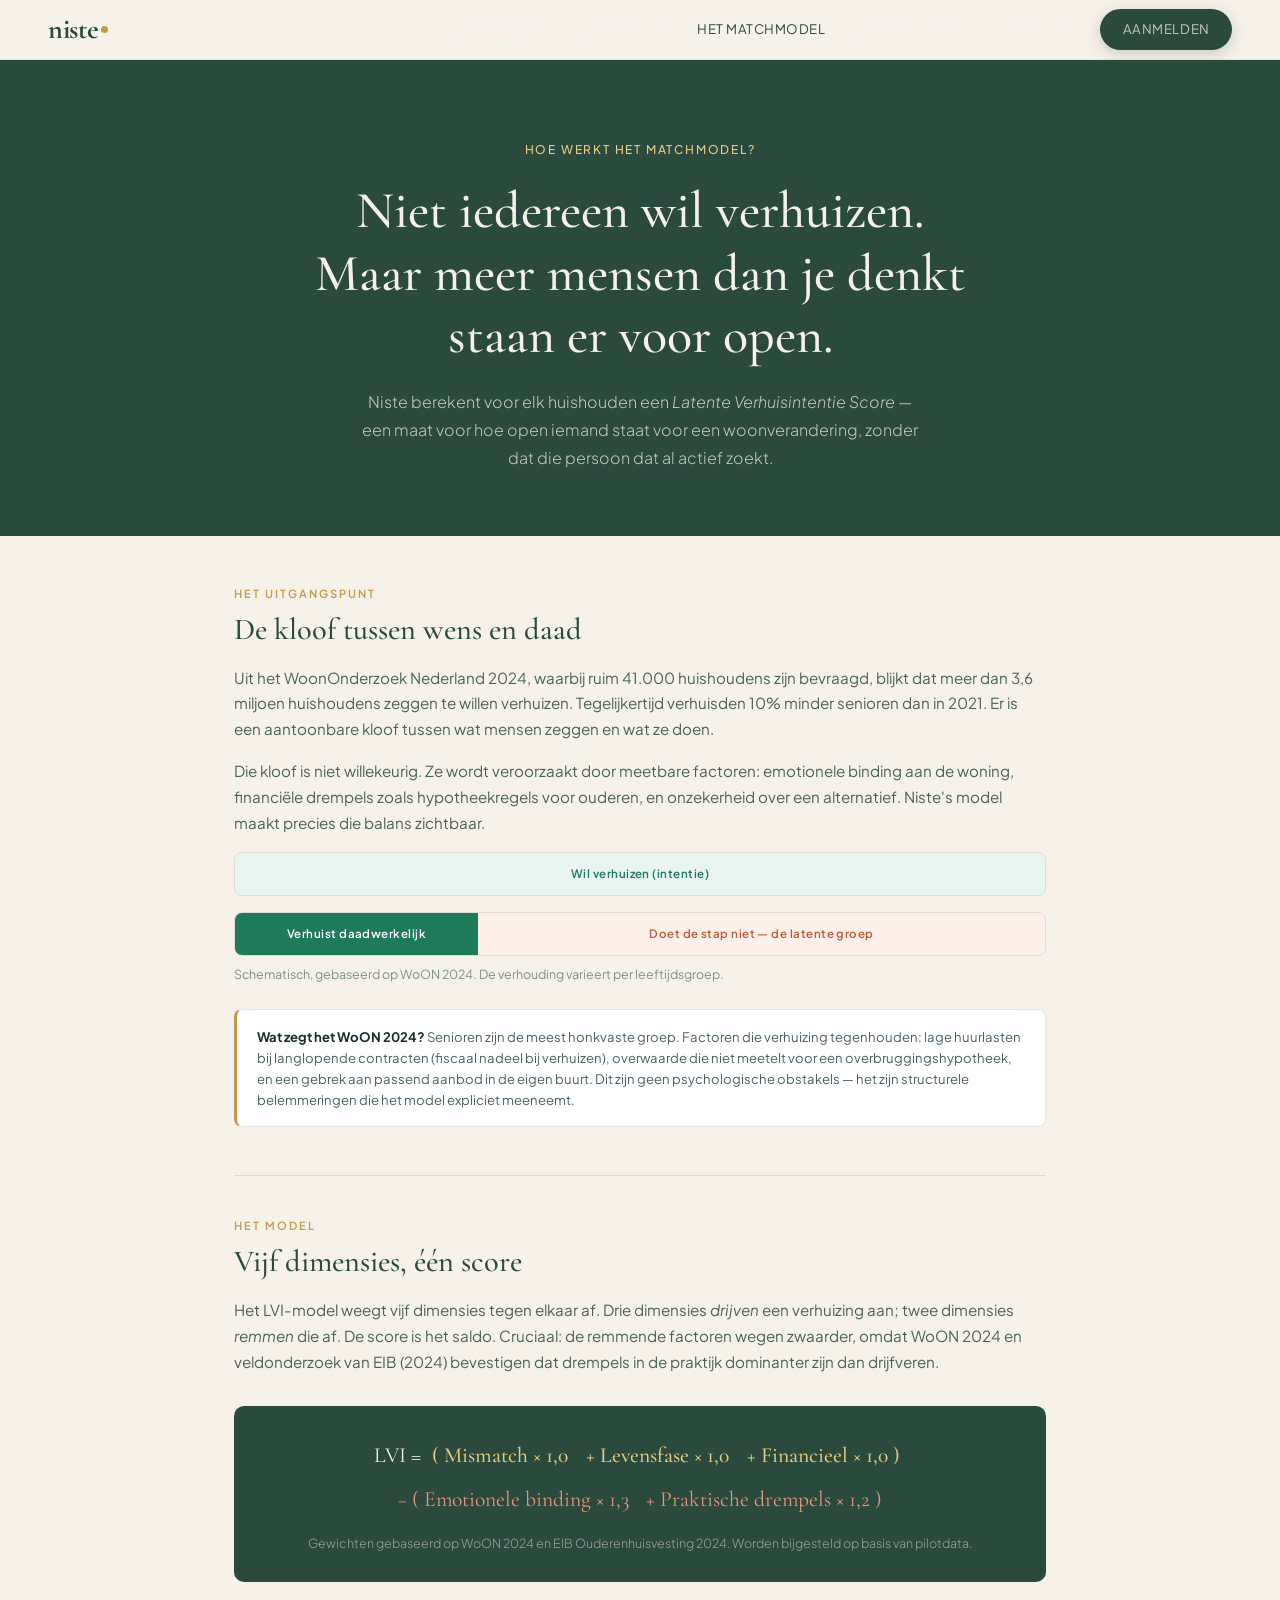
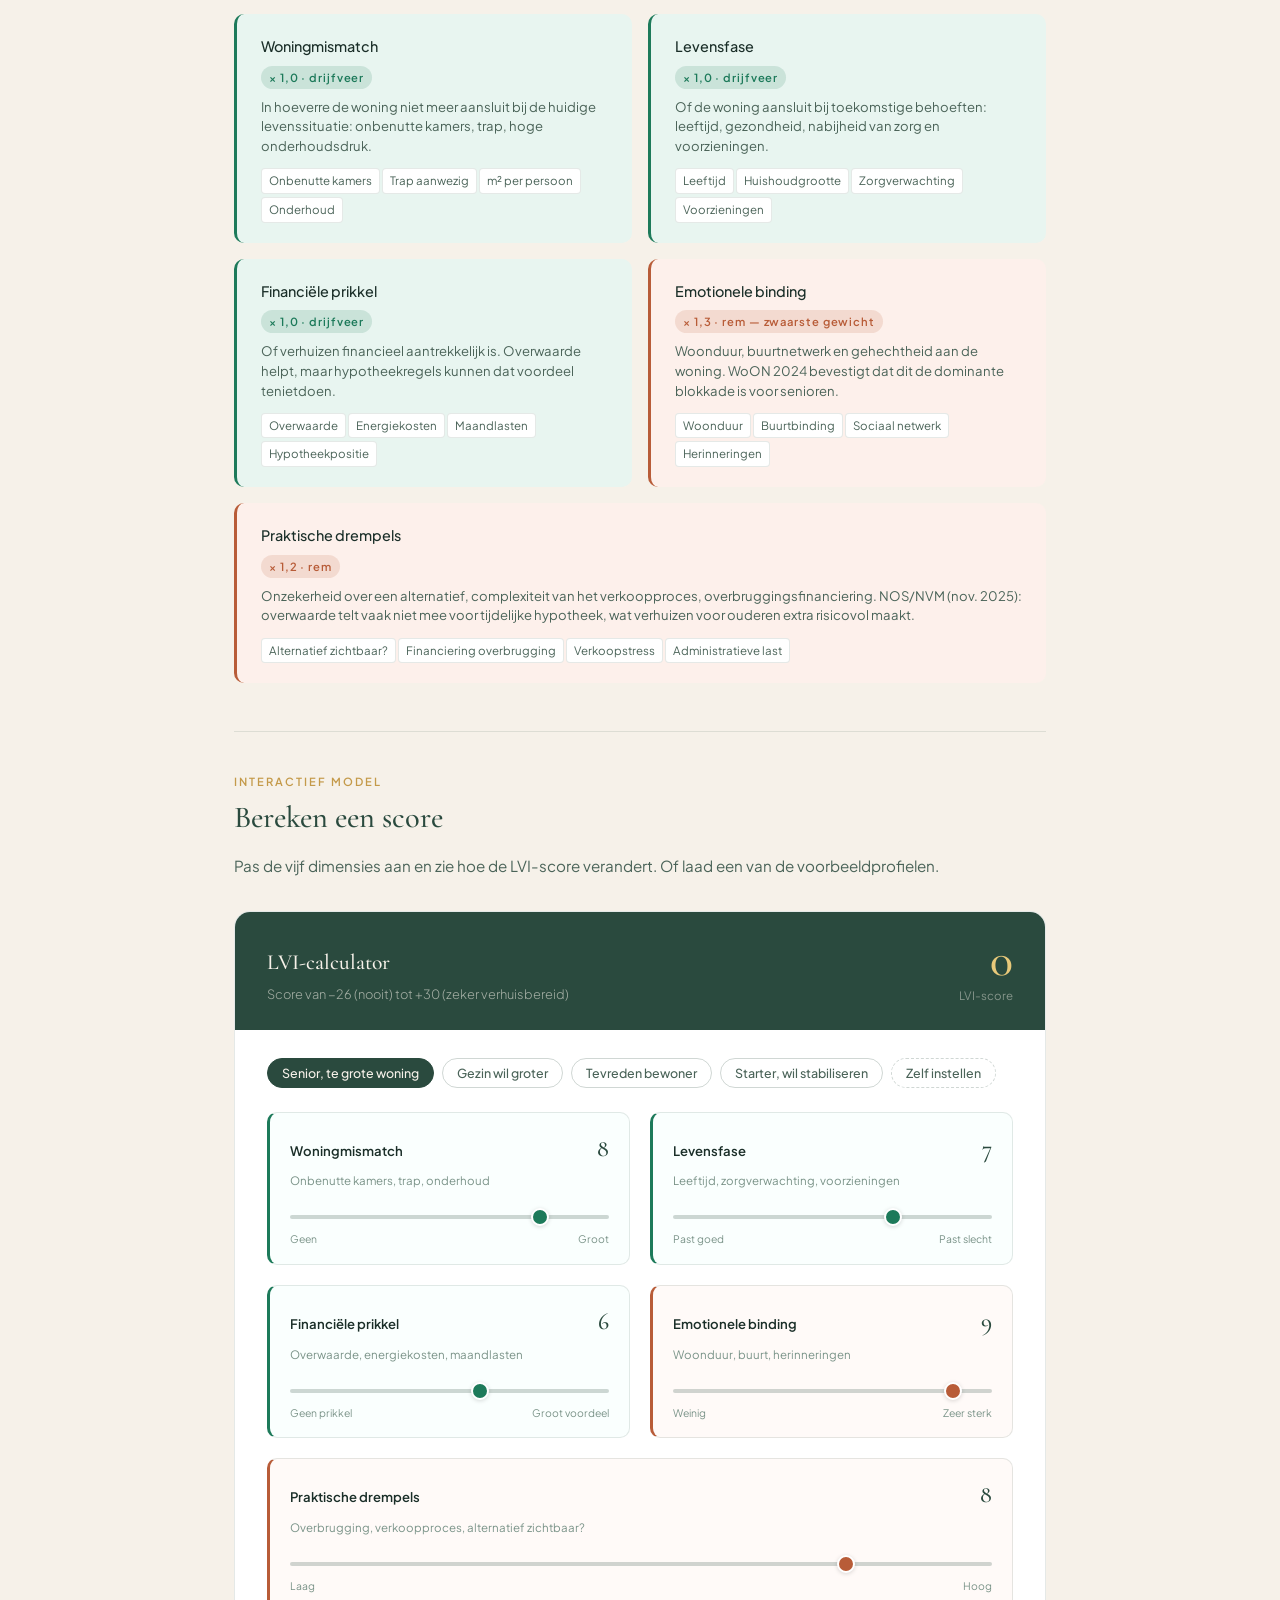
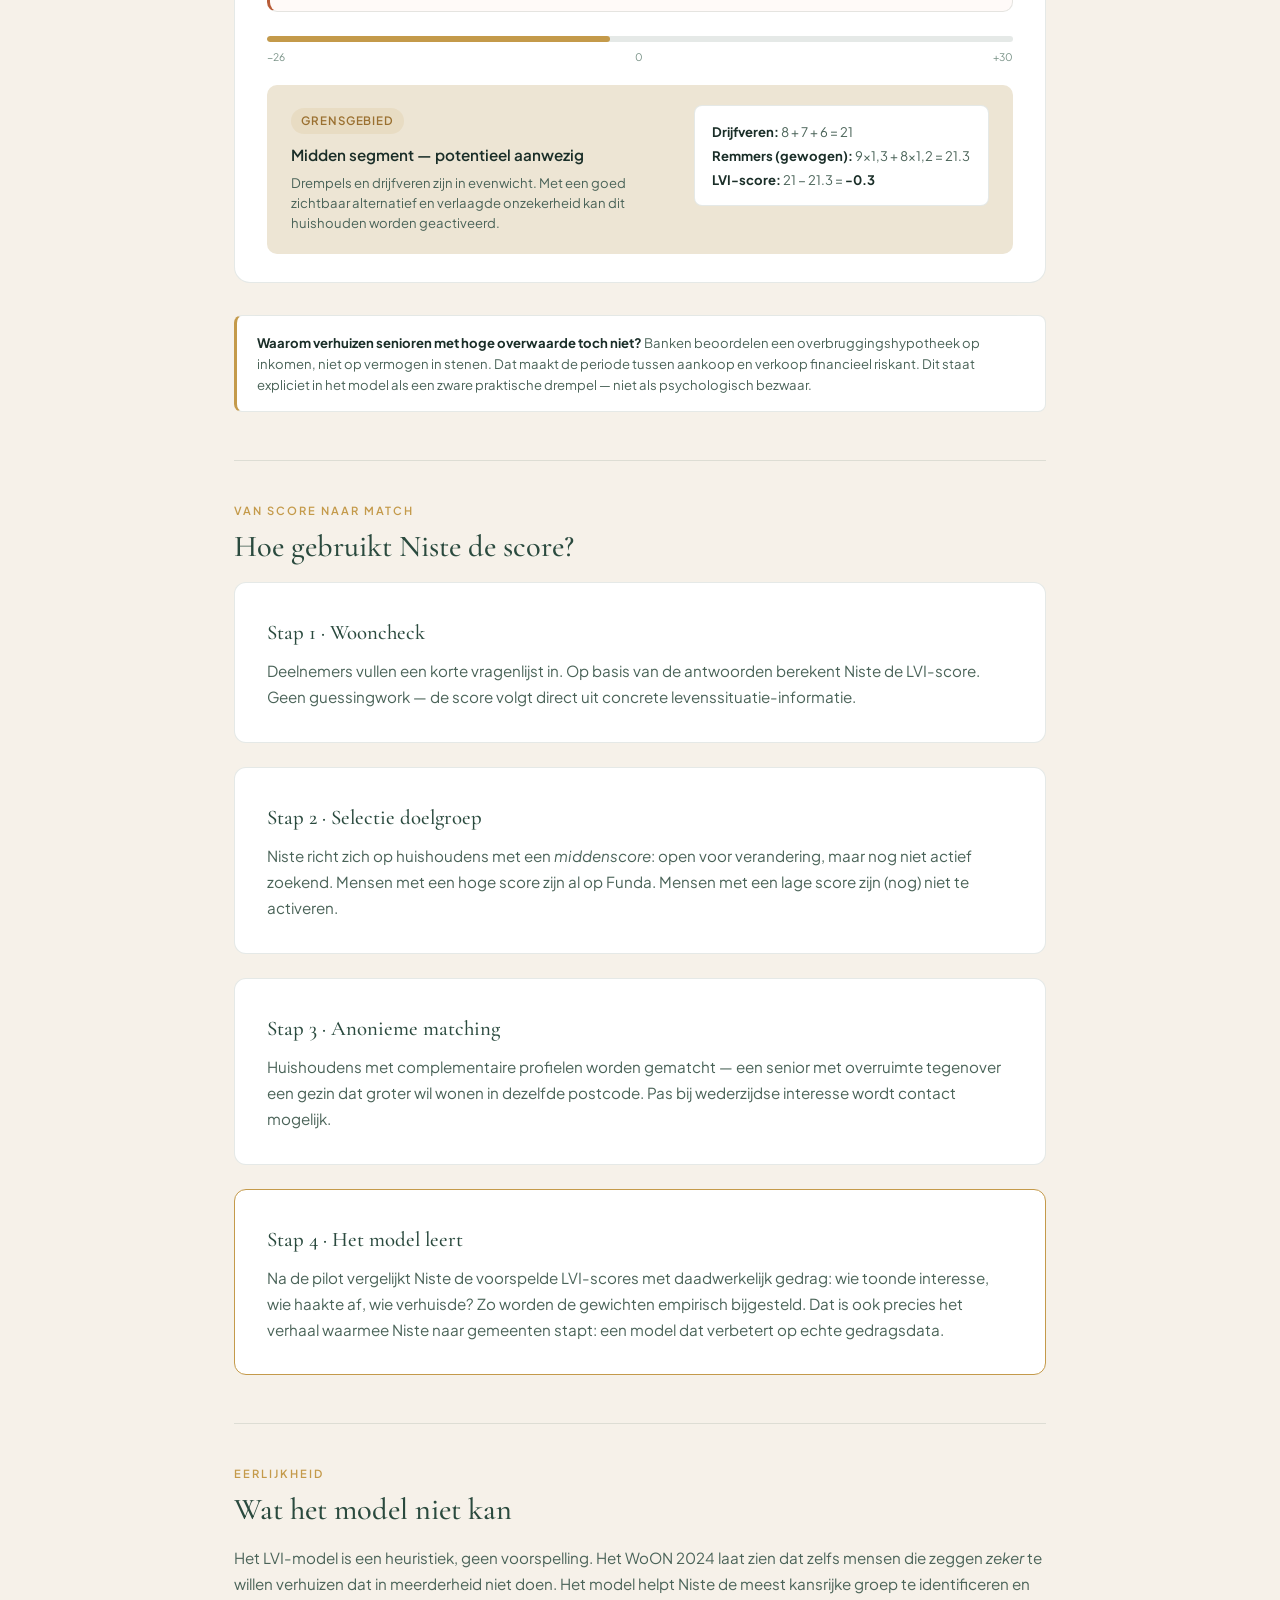
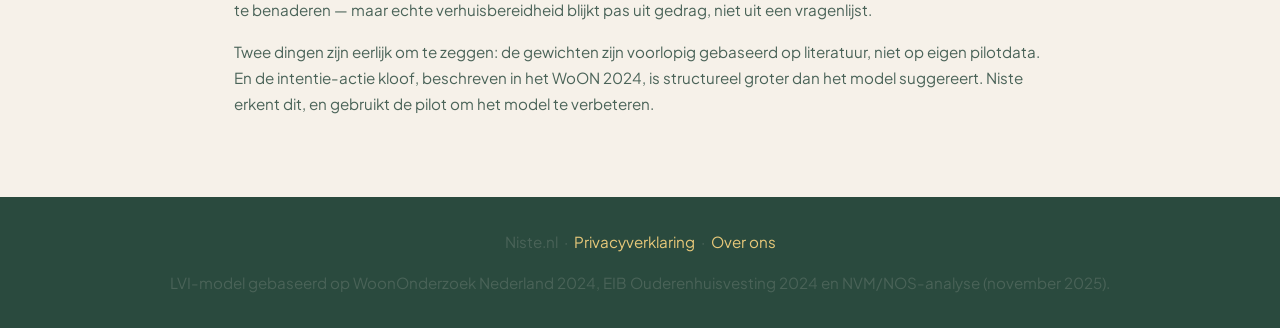
<file: lvi_model.html>
<!DOCTYPE html>
<html lang="nl">
<head>
    <!-- Google Analytics -->
<script async src="https://www.googletagmanager.com/gtag/js?id=G-G76HYMMP86"></script>
<script>
  window.dataLayer = window.dataLayer || [];
  function gtag(){dataLayer.push(arguments);}
  gtag('js', new Date());
  gtag('config', 'G-G76HYMMP86');
</script>
<meta charset="UTF-8">
<meta name="viewport" content="width=device-width, initial-scale=1.0">
<title>Hoe werkt het matchmodel? – Niste</title>
  <meta name="description" content="Hoe berekent Niste een match? Uitleg van het LVI-model (latente verhuisintentie): woningmismatch, levensfase, verhuisbereidheid en praktische drempels — inclusief interactieve calculator.">
  <link rel="canonical" href="https://niste.nl/lvi_model.html">

  <!-- Open Graph (LinkedIn / WhatsApp / Facebook previews) -->
  <meta property="og:type" content="website">
  <meta property="og:site_name" content="Niste">
  <meta property="og:locale" content="nl_NL">
  <meta property="og:title" content="Het matchmodel – Hoe Niste woonprofielen vergelijkt">
  <meta property="og:description" content="Hoe berekent Niste een match? Uitleg van het LVI-model (latente verhuisintentie): woningmismatch, levensfase, verhuisbereidheid en praktische drempels — inclusief interactieve calculator.">
  <meta property="og:url" content="https://niste.nl/lvi_model.html">

  <!-- Twitter/X -->
  <meta name="twitter:card" content="summary">
  <meta name="twitter:title" content="Het matchmodel – Hoe Niste woonprofielen vergelijkt">
  <meta name="twitter:description" content="Hoe berekent Niste een match? Uitleg van het LVI-model (latente verhuisintentie): woningmismatch, levensfase, verhuisbereidheid en praktische drempels — inclusief interactieve calculator.">

<link rel="preconnect" href="https://fonts.googleapis.com">
<link rel="preconnect" href="https://fonts.gstatic.com" crossorigin>
<link href="https://fonts.googleapis.com/css2?family=Cormorant+Garamond:ital,wght@0,400;0,500;0,600;1,400;1,500&family=Plus+Jakarta+Sans:wght@300;400;500;600&display=swap" rel="stylesheet">
<style>
  :root {
    --forest: #2A4A3E;
    --forest-light: #3a6355;
    --cream: #F6F1E9;
    --warm: #EDE5D4;
    --gold: #C49A4A;
    --gold-lt: #E8C97A;
    --rust: #B85C38;
    --text: #1a2e28;
    --text-mid: #4a6358;
    --text-light: #7a9388;
    --border: rgba(42,74,62,0.12);
    --border-mid: rgba(42,74,62,0.22);
    --positive: #1D7A5A;
    --positive-bg: #e8f5f0;
    --negative: #B85C38;
    --negative-bg: #fdf0eb;
  }

  *, *::before, *::after { box-sizing: border-box; margin: 0; padding: 0; }

  body {
    font-family: 'Plus Jakarta Sans', sans-serif;
    background: var(--cream);
    color: var(--text);
    line-height: 1.7;
    font-size: 16px;
  }

  /* NAV */
  nav {
    background: var(--forest);
    padding: 0 2rem;
    display: flex;
    align-items: center;
    justify-content: space-between;
    height: 60px;
    position: sticky;
    top: 0;
    z-index: 100;
  }
  .nav-logo {
    font-family: 'Cormorant Garamond', serif;
    font-size: 1.5rem;
    font-weight: 500;
    color: var(--gold-lt);
    text-decoration: none;
    letter-spacing: 0.04em;
  }
  .nav-links { display: flex; gap: 2rem; list-style: none; }
  .nav-links a {
    color: rgba(246,241,233,0.75);
    text-decoration: none;
    font-size: 0.82rem;
    font-weight: 400;
    letter-spacing: 0.04em;
    transition: color 0.2s;
  }
  .nav-links a:hover { color: var(--gold-lt); }

  /* HERO */
  .hero {
    background: var(--forest);
    color: var(--cream);
    padding: 5rem 2rem 4rem;
    text-align: center;
  }
  .hero-label {
    font-size: 0.75rem;
    font-weight: 500;
    letter-spacing: 0.15em;
    text-transform: uppercase;
    color: var(--gold-lt);
    margin-bottom: 1.25rem;
  }
  .hero h1 {
    font-family: 'Cormorant Garamond', serif;
    font-size: clamp(2rem, 5vw, 3.25rem);
    font-weight: 500;
    line-height: 1.2;
    max-width: 700px;
    margin: 0 auto 1.25rem;
  }
  .hero p {
    font-size: 1rem;
    font-weight: 300;
    color: rgba(246,241,233,0.75);
    max-width: 560px;
    margin: 0 auto;
    line-height: 1.75;
  }

  /* MAIN LAYOUT */
  main { max-width: 860px; margin: 0 auto; padding: 3rem 1.5rem 5rem; }

  /* SECTION TITLES */
  .section-label {
    font-size: 0.7rem;
    font-weight: 600;
    letter-spacing: 0.18em;
    text-transform: uppercase;
    color: var(--gold);
    margin-bottom: 0.5rem;
  }
  h2 {
    font-family: 'Cormorant Garamond', serif;
    font-size: 1.9rem;
    font-weight: 500;
    color: var(--forest);
    margin-bottom: 1rem;
    line-height: 1.25;
  }
  h3 {
    font-family: 'Cormorant Garamond', serif;
    font-size: 1.3rem;
    font-weight: 500;
    color: var(--forest);
    margin-bottom: 0.5rem;
  }
  p { color: var(--text-mid); margin-bottom: 1rem; font-size: 0.95rem; }
  p:last-child { margin-bottom: 0; }

  /* CARD */
  .card {
    background: white;
    border: 1px solid var(--border);
    border-radius: 12px;
    padding: 2rem;
    margin-bottom: 1.5rem;
  }

  /* FORMULA DISPLAY */
  .formula-block {
    background: var(--forest);
    color: var(--cream);
    border-radius: 10px;
    padding: 1.75rem 2rem;
    margin: 2rem 0;
    text-align: center;
  }
  .formula-text {
    font-family: 'Cormorant Garamond', serif;
    font-size: 1.35rem;
    font-weight: 400;
    line-height: 2;
  }
  .formula-plus { color: var(--gold-lt); font-weight: 500; margin: 0 0.4rem; }
  .formula-minus { color: #e8967a; margin: 0 0.4rem; }
  .formula-note {
    font-size: 0.78rem;
    color: rgba(246,241,233,0.55);
    margin-top: 0.75rem;
    font-weight: 300;
  }

  /* DIMENSIONS */
  .dims-grid {
    display: grid;
    grid-template-columns: 1fr 1fr;
    gap: 1rem;
    margin: 1.5rem 0;
  }
  .dim-card {
    border-radius: 10px;
    padding: 1.25rem 1.5rem;
    border-left: 3px solid transparent;
  }
  .dim-card.pos { background: var(--positive-bg); border-color: var(--positive); }
  .dim-card.neg { background: var(--negative-bg); border-color: var(--negative); }
  .dim-title {
    font-weight: 500;
    font-size: 0.9rem;
    margin-bottom: 0.2rem;
    color: var(--text);
  }
  .dim-weight {
    display: inline-block;
    font-size: 0.7rem;
    font-weight: 600;
    letter-spacing: 0.08em;
    padding: 2px 8px;
    border-radius: 20px;
    margin-bottom: 0.5rem;
  }
  .dim-card.pos .dim-weight { background: rgba(29,122,90,0.15); color: var(--positive); }
  .dim-card.neg .dim-weight { background: rgba(184,92,56,0.15); color: var(--negative); }
  .dim-desc { font-size: 0.82rem; color: var(--text-mid); line-height: 1.5; }
  .dim-indicators { margin-top: 0.6rem; }
  .dim-indicators span {
    display: inline-block;
    font-size: 0.72rem;
    background: white;
    border-radius: 4px;
    padding: 2px 7px;
    margin: 2px 2px 0 0;
    color: var(--text-mid);
    border: 1px solid var(--border);
  }

  /* DIVIDER */
  .divider { border: none; border-top: 1px solid var(--border); margin: 2.5rem 0; }

  /* ── CALCULATOR ── */
  .calc-wrap {
    background: white;
    border: 1px solid var(--border);
    border-radius: 16px;
    overflow: hidden;
    margin: 2rem 0;
  }
  .calc-header {
    background: var(--forest);
    padding: 1.5rem 2rem;
    display: flex;
    align-items: flex-end;
    justify-content: space-between;
    gap: 1rem;
    flex-wrap: wrap;
  }
  .calc-header-title { color: var(--cream); }
  .calc-header-title h3 {
    font-family: 'Cormorant Garamond', serif;
    font-size: 1.35rem;
    color: var(--cream);
    margin: 0 0 0.2rem;
  }
  .calc-header-title p {
    font-size: 0.8rem;
    color: rgba(246,241,233,0.6);
    margin: 0;
    font-weight: 300;
  }
  .score-display {
    text-align: right;
    min-width: 120px;
  }
  .score-number {
    font-family: 'Cormorant Garamond', serif;
    font-size: 3rem;
    font-weight: 500;
    line-height: 1;
    color: var(--gold-lt);
    transition: color 0.4s;
  }
  .score-range {
    font-size: 0.72rem;
    color: rgba(246,241,233,0.45);
    margin-top: 2px;
  }

  .calc-body { padding: 1.75rem 2rem; }

  /* PROFILES */
  .profile-strip {
    display: flex;
    gap: 8px;
    flex-wrap: wrap;
    margin-bottom: 1.5rem;
  }
  .profile-chip {
    font-size: 0.78rem;
    font-weight: 500;
    padding: 6px 14px;
    border-radius: 20px;
    border: 1.5px solid var(--border-mid);
    background: transparent;
    color: var(--text-mid);
    cursor: pointer;
    transition: all 0.18s;
    font-family: 'Plus Jakarta Sans', sans-serif;
  }
  .profile-chip:hover, .profile-chip.active {
    background: var(--forest);
    color: var(--cream);
    border-color: var(--forest);
  }

  /* SLIDERS */
  .sliders-grid {
    display: grid;
    grid-template-columns: 1fr 1fr;
    gap: 1.25rem;
    margin-bottom: 1.5rem;
  }
  .slider-block {
    padding: 1rem 1.25rem;
    border-radius: 10px;
    border: 1px solid var(--border);
    border-left: 3px solid transparent;
    transition: border-color 0.2s;
  }
  .slider-block.pos { border-left-color: var(--positive); background: #fafffe; }
  .slider-block.neg { border-left-color: var(--negative); background: #fffaf8; }
  .slider-top {
    display: flex;
    justify-content: space-between;
    align-items: baseline;
    margin-bottom: 0.25rem;
  }
  .slider-name { font-size: 0.82rem; font-weight: 600; color: var(--text); }
  .slider-val {
    font-family: 'Cormorant Garamond', serif;
    font-size: 1.5rem;
    font-weight: 500;
    color: var(--forest);
    min-width: 28px;
    text-align: right;
  }
  .slider-sub {
    font-size: 0.72rem;
    color: var(--text-light);
    margin-bottom: 0.6rem;
    line-height: 1.4;
  }
  input[type=range] {
    -webkit-appearance: none;
    appearance: none;
    width: 100%;
    height: 4px;
    background: var(--border-mid);
    border-radius: 2px;
    outline: none;
    cursor: pointer;
  }
  .slider-block.pos input[type=range]::-webkit-slider-thumb {
    -webkit-appearance: none;
    width: 18px; height: 18px;
    border-radius: 50%;
    background: var(--positive);
    cursor: pointer;
    border: 2px solid white;
    box-shadow: 0 1px 4px rgba(0,0,0,0.15);
  }
  .slider-block.neg input[type=range]::-webkit-slider-thumb {
    -webkit-appearance: none;
    width: 18px; height: 18px;
    border-radius: 50%;
    background: var(--negative);
    cursor: pointer;
    border: 2px solid white;
    box-shadow: 0 1px 4px rgba(0,0,0,0.15);
  }
  .slider-labels {
    display: flex;
    justify-content: space-between;
    margin-top: 4px;
    font-size: 0.65rem;
    color: var(--text-light);
  }

  /* RESULT PANEL */
  .result-panel {
    background: var(--warm);
    border-radius: 10px;
    padding: 1.25rem 1.5rem;
    display: flex;
    gap: 1.5rem;
    align-items: flex-start;
    flex-wrap: wrap;
  }
  .result-verdict { flex: 1; min-width: 200px; }
  .verdict-badge {
    display: inline-block;
    font-size: 0.72rem;
    font-weight: 600;
    letter-spacing: 0.08em;
    text-transform: uppercase;
    padding: 3px 10px;
    border-radius: 20px;
    margin-bottom: 0.5rem;
  }
  .verdict-title {
    font-weight: 600;
    font-size: 0.95rem;
    color: var(--text);
    margin-bottom: 0.3rem;
  }
  .verdict-desc { font-size: 0.82rem; color: var(--text-mid); line-height: 1.55; margin: 0; }

  .result-formula {
    background: white;
    border-radius: 8px;
    padding: 0.875rem 1.1rem;
    font-size: 0.82rem;
    color: var(--text-mid);
    min-width: 200px;
    line-height: 1.8;
    border: 1px solid var(--border);
  }
  .result-formula strong { color: var(--text); }

  /* SCORE BAR */
  .score-bar-wrap {
    margin: 1.25rem 0 0;
  }
  .bar-bg {
    height: 6px;
    background: var(--border);
    border-radius: 3px;
    overflow: hidden;
    margin-bottom: 6px;
  }
  .bar-fill {
    height: 100%;
    border-radius: 3px;
    transition: width 0.4s ease, background 0.4s ease;
  }
  .bar-ticks {
    display: flex;
    justify-content: space-between;
    font-size: 0.65rem;
    color: var(--text-light);
  }

  /* WoON NOTE */
  .woon-note {
    background: white;
    border: 1px solid var(--border);
    border-left: 3px solid var(--gold);
    border-radius: 8px;
    padding: 1rem 1.25rem;
    margin: 1.5rem 0 0;
    font-size: 0.82rem;
    color: var(--text-mid);
    line-height: 1.6;
  }
  .woon-note strong { color: var(--text); }

  /* INTENT-ACTION GAP */
  .gap-visual {
    display: flex;
    gap: 0;
    border-radius: 8px;
    overflow: hidden;
    height: 44px;
    margin: 1rem 0 0.5rem;
    border: 1px solid var(--border);
  }
  .gap-seg {
    display: flex;
    align-items: center;
    justify-content: center;
    font-size: 0.72rem;
    font-weight: 600;
    letter-spacing: 0.04em;
    transition: width 0.4s;
  }

  /* FOOTER */
  footer {
    background: var(--forest);
    color: rgba(246,241,233,0.5);
    text-align: center;
    padding: 2rem;
    font-size: 0.78rem;
  }
  footer a { color: var(--gold-lt); text-decoration: none; }

  @media (max-width: 620px) {
    .dims-grid, .sliders-grid { grid-template-columns: 1fr; }
    .sliders-grid .slider-block:last-child { grid-column: auto; }
    .calc-header { flex-direction: column; align-items: flex-start; }
    .score-display { text-align: left; }
    .hero { padding: 3.5rem 1.5rem 3rem; }
    nav { padding: 0 1rem; }
    .nav-links { display: none; }
  }
</style>
</head>
<body>

<div id="nav-root"></div>

<header class="hero">
  <div class="hero-label">Hoe werkt het matchmodel?</div>
  <h1>Niet iedereen wil verhuizen.<br>Maar meer mensen dan je denkt staan er voor open.</h1>
  <p>Niste berekent voor elk huishouden een <em>Latente Verhuisintentie Score</em> — een maat voor hoe open iemand staat voor een woonverandering, zonder dat die persoon dat al actief zoekt.</p>
</header>

<main>

  <!-- SECTION 1: HET PROBLEEM -->
  <section style="margin-bottom: 3rem;">
    <div class="section-label">Het uitgangspunt</div>
    <h2>De kloof tussen wens en daad</h2>
    <p>Uit het WoonOnderzoek Nederland 2024, waarbij ruim 41.000 huishoudens zijn bevraagd, blijkt dat meer dan 3,6 miljoen huishoudens zeggen te willen verhuizen. Tegelijkertijd verhuisden 10% minder senioren dan in 2021. Er is een aantoonbare kloof tussen wat mensen zeggen en wat ze doen.</p>
    <p>Die kloof is niet willekeurig. Ze wordt veroorzaakt door meetbare factoren: emotionele binding aan de woning, financiële drempels zoals hypotheekregels voor ouderen, en onzekerheid over een alternatief. Niste's model maakt precies die balans zichtbaar.</p>

    <div class="gap-visual">
      <div class="gap-seg" style="width: 100%; background: #e8f5f0; color: var(--positive);">Wil verhuizen (intentie)</div>
    </div>
    <div class="gap-visual">
      <div class="gap-seg" style="width: 30%; background: var(--positive); color: white;">Verhuist daadwerkelijk</div>
      <div class="gap-seg" style="width: 70%; background: var(--negative-bg); color: var(--negative);">Doet de stap niet — de latente groep</div>
    </div>
    <p style="font-size: 0.78rem; color: var(--text-light); margin-top: 0.4rem;">Schematisch, gebaseerd op WoON 2024. De verhouding varieert per leeftijdsgroep.</p>

    <div class="woon-note">
      <strong>Wat zegt het WoON 2024?</strong> Senioren zijn de meest honkvaste groep. Factoren die verhuizing tegenhouden: lage huurlasten bij langlopende contracten (fiscaal nadeel bij verhuizen), overwaarde die niet meetelt voor een overbruggingshypotheek, en een gebrek aan passend aanbod in de eigen buurt. Dit zijn geen psychologische obstakels — het zijn structurele belemmeringen die het model expliciet meeneemt.
    </div>
  </section>

  <hr class="divider">

  <!-- SECTION 2: HET MODEL -->
  <section style="margin-bottom: 3rem;">
    <div class="section-label">Het model</div>
    <h2>Vijf dimensies, één score</h2>
    <p>Het LVI-model weegt vijf dimensies tegen elkaar af. Drie dimensies <em>drijven</em> een verhuizing aan; twee dimensies <em>remmen</em> die af. De score is het saldo. Cruciaal: de remmende factoren wegen zwaarder, omdat WoON 2024 en veldonderzoek van EIB (2024) bevestigen dat drempels in de praktijk dominanter zijn dan drijfveren.</p>

    <div class="formula-block">
      <div class="formula-text">
        LVI =
        <span class="formula-plus">( Mismatch × 1,0</span>
        <span class="formula-plus">+ Levensfase × 1,0</span>
        <span class="formula-plus">+ Financieel × 1,0 )</span>
        <br>
        <span class="formula-minus">− ( Emotionele binding × 1,3</span>
        <span class="formula-minus">+ Praktische drempels × 1,2 )</span>
      </div>
      <div class="formula-note">Gewichten gebaseerd op WoON 2024 en EIB Ouderenhuisvesting 2024. Worden bijgesteld op basis van pilotdata.</div>
    </div>

    <div class="dims-grid">
      <div class="dim-card pos">
        <div class="dim-title">Woningmismatch</div>
        <div class="dim-weight">× 1,0 · drijfveer</div>
        <div class="dim-desc">In hoeverre de woning niet meer aansluit bij de huidige levenssituatie: onbenutte kamers, trap, hoge onderhoudsdruk.</div>
        <div class="dim-indicators">
          <span>Onbenutte kamers</span><span>Trap aanwezig</span><span>m² per persoon</span><span>Onderhoud</span>
        </div>
      </div>
      <div class="dim-card pos">
        <div class="dim-title">Levensfase</div>
        <div class="dim-weight">× 1,0 · drijfveer</div>
        <div class="dim-desc">Of de woning aansluit bij toekomstige behoeften: leeftijd, gezondheid, nabijheid van zorg en voorzieningen.</div>
        <div class="dim-indicators">
          <span>Leeftijd</span><span>Huishoudgrootte</span><span>Zorgverwachting</span><span>Voorzieningen</span>
        </div>
      </div>
      <div class="dim-card pos">
        <div class="dim-title">Financiële prikkel</div>
        <div class="dim-weight">× 1,0 · drijfveer</div>
        <div class="dim-desc">Of verhuizen financieel aantrekkelijk is. Overwaarde helpt, maar hypotheekregels kunnen dat voordeel tenietdoen.</div>
        <div class="dim-indicators">
          <span>Overwaarde</span><span>Energiekosten</span><span>Maandlasten</span><span>Hypotheekpositie</span>
        </div>
      </div>
      <div class="dim-card neg">
        <div class="dim-title">Emotionele binding</div>
        <div class="dim-weight">× 1,3 · rem — zwaarste gewicht</div>
        <div class="dim-desc">Woonduur, buurtnetwerk en gehechtheid aan de woning. WoON 2024 bevestigt dat dit de dominante blokkade is voor senioren.</div>
        <div class="dim-indicators">
          <span>Woonduur</span><span>Buurtbinding</span><span>Sociaal netwerk</span><span>Herinneringen</span>
        </div>
      </div>
      <div class="dim-card neg" style="grid-column: 1 / -1;">
        <div class="dim-title">Praktische drempels</div>
        <div class="dim-weight">× 1,2 · rem</div>
        <div class="dim-desc">Onzekerheid over een alternatief, complexiteit van het verkoopproces, overbruggingsfinanciering. NOS/NVM (nov. 2025): overwaarde telt vaak niet mee voor tijdelijke hypotheek, wat verhuizen voor ouderen extra risicovol maakt.</div>
        <div class="dim-indicators">
          <span>Alternatief zichtbaar?</span><span>Financiering overbrugging</span><span>Verkoopstress</span><span>Administratieve last</span>
        </div>
      </div>
    </div>
  </section>

  <hr class="divider">

  <!-- SECTION 3: CALCULATOR -->
  <section style="margin-bottom: 3rem;">
    <div class="section-label">Interactief model</div>
    <h2>Bereken een score</h2>
    <p>Pas de vijf dimensies aan en zie hoe de LVI-score verandert. Of laad een van de voorbeeldprofielen.</p>

    <div class="calc-wrap">
      <div class="calc-header">
        <div class="calc-header-title">
          <h3>LVI-calculator</h3>
          <p>Score van −26 (nooit) tot +30 (zeker verhuisbereid)</p>
        </div>
        <div class="score-display">
          <div class="score-number" id="scoreNum">2</div>
          <div class="score-range">LVI-score</div>
        </div>
      </div>

      <div class="calc-body">
        <div class="profile-strip">
          <button class="profile-chip" onclick="loadProfile('senior')" id="chip-senior">Senior, te grote woning</button>
          <button class="profile-chip" onclick="loadProfile('gezin')" id="chip-gezin">Gezin wil groter</button>
          <button class="profile-chip" onclick="loadProfile('tevreden')" id="chip-tevreden">Tevreden bewoner</button>
          <button class="profile-chip" onclick="loadProfile('starter')" id="chip-starter">Starter, wil stabiliseren</button>
          <button class="profile-chip" onclick="loadProfile('custom')" id="chip-custom" style="border-style: dashed;">Zelf instellen</button>
        </div>

        <div class="sliders-grid">

          <div class="slider-block pos">
            <div class="slider-top">
              <span class="slider-name">Woningmismatch</span>
              <span class="slider-val" id="v_m">5</span>
            </div>
            <div class="slider-sub">Onbenutte kamers, trap, onderhoud</div>
            <input type="range" min="0" max="10" value="5" id="s_m" oninput="update('custom')">
            <div class="slider-labels"><span>Geen</span><span>Groot</span></div>
          </div>

          <div class="slider-block pos">
            <div class="slider-top">
              <span class="slider-name">Levensfase</span>
              <span class="slider-val" id="v_f">5</span>
            </div>
            <div class="slider-sub">Leeftijd, zorgverwachting, voorzieningen</div>
            <input type="range" min="0" max="10" value="5" id="s_f" oninput="update('custom')">
            <div class="slider-labels"><span>Past goed</span><span>Past slecht</span></div>
          </div>

          <div class="slider-block pos">
            <div class="slider-top">
              <span class="slider-name">Financiële prikkel</span>
              <span class="slider-val" id="v_fi">5</span>
            </div>
            <div class="slider-sub">Overwaarde, energiekosten, maandlasten</div>
            <input type="range" min="0" max="10" value="5" id="s_fi" oninput="update('custom')">
            <div class="slider-labels"><span>Geen prikkel</span><span>Groot voordeel</span></div>
          </div>

          <div class="slider-block neg">
            <div class="slider-top">
              <span class="slider-name">Emotionele binding</span>
              <span class="slider-val" id="v_e">5</span>
            </div>
            <div class="slider-sub">Woonduur, buurt, herinneringen</div>
            <input type="range" min="0" max="10" value="5" id="s_e" oninput="update('custom')">
            <div class="slider-labels"><span>Weinig</span><span>Zeer sterk</span></div>
          </div>

          <div class="slider-block neg" style="grid-column: 1 / -1;">
            <div class="slider-top">
              <span class="slider-name">Praktische drempels</span>
              <span class="slider-val" id="v_d">5</span>
            </div>
            <div class="slider-sub">Overbrugging, verkoopproces, alternatief zichtbaar?</div>
            <input type="range" min="0" max="10" value="5" id="s_d" oninput="update('custom')">
            <div class="slider-labels"><span>Laag</span><span>Hoog</span></div>
          </div>

        </div>

        <div class="score-bar-wrap">
          <div class="bar-bg">
            <div class="bar-fill" id="scoreBar" style="width: 50%; background: var(--gold);"></div>
          </div>
          <div class="bar-ticks"><span>−26</span><span>0</span><span>+30</span></div>
        </div>

        <div class="result-panel" style="margin-top: 1.25rem;">
          <div class="result-verdict">
            <span class="verdict-badge" id="verdictBadge">Neutraal</span>
            <div class="verdict-title" id="verdictTitle">Midden segment</div>
            <p class="verdict-desc" id="verdictDesc">Potentieel aanwezig, maar de drempels zijn bepalend. Dit is precies de groep waar Niste het meeste verschil kan maken.</p>
          </div>
          <div class="result-formula" id="formulaBreakdown">
            Berekening verschijnt hier...
          </div>
        </div>
      </div>
    </div>

    <div class="woon-note">
      <strong>Waarom verhuizen senioren met hoge overwaarde toch niet?</strong> Banken beoordelen een overbruggingshypotheek op inkomen, niet op vermogen in stenen. Dat maakt de periode tussen aankoop en verkoop financieel riskant. Dit staat expliciet in het model als een zware praktische drempel — niet als psychologisch bezwaar.
    </div>
  </section>

  <hr class="divider">

  <!-- SECTION 4: WAT DOET NISTE ERMEE -->
  <section style="margin-bottom: 3rem;">
    <div class="section-label">Van score naar match</div>
    <h2>Hoe gebruikt Niste de score?</h2>
    <div class="card">
      <h3>Stap 1 · Wooncheck</h3>
      <p>Deelnemers vullen een korte vragenlijst in. Op basis van de antwoorden berekent Niste de LVI-score. Geen guessingwork — de score volgt direct uit concrete levenssituatie-informatie.</p>
    </div>
    <div class="card">
      <h3>Stap 2 · Selectie doelgroep</h3>
      <p>Niste richt zich op huishoudens met een <em>middenscore</em>: open voor verandering, maar nog niet actief zoekend. Mensen met een hoge score zijn al op Funda. Mensen met een lage score zijn (nog) niet te activeren.</p>
    </div>
    <div class="card">
      <h3>Stap 3 · Anonieme matching</h3>
      <p>Huishoudens met complementaire profielen worden gematcht — een senior met overruimte tegenover een gezin dat groter wil wonen in dezelfde postcode. Pas bij wederzijdse interesse wordt contact mogelijk.</p>
    </div>
    <div class="card" style="border-color: var(--gold); border-width: 1.5px;">
      <h3>Stap 4 · Het model leert</h3>
      <p>Na de pilot vergelijkt Niste de voorspelde LVI-scores met daadwerkelijk gedrag: wie toonde interesse, wie haakte af, wie verhuisde? Zo worden de gewichten empirisch bijgesteld. Dat is ook precies het verhaal waarmee Niste naar gemeenten stapt: een model dat verbetert op echte gedragsdata.</p>
    </div>
  </section>

  <hr class="divider">

  <section>
    <div class="section-label">Eerlijkheid</div>
    <h2>Wat het model niet kan</h2>
    <p>Het LVI-model is een heuristiek, geen voorspelling. Het WoON 2024 laat zien dat zelfs mensen die zeggen <em>zeker</em> te willen verhuizen dat in meerderheid niet doen. Het model helpt Niste de meest kansrijke groep te identificeren en te benaderen — maar echte verhuisbereidheid blijkt pas uit gedrag, niet uit een vragenlijst.</p>
    <p>Twee dingen zijn eerlijk om te zeggen: de gewichten zijn voorlopig gebaseerd op literatuur, niet op eigen pilotdata. En de intentie-actie kloof, beschreven in het WoON 2024, is structureel groter dan het model suggereert. Niste erkent dit, en gebruikt de pilot om het model te verbeteren.</p>
  </section>

</main>

<footer>
  <p>Niste.nl &nbsp;·&nbsp; <a href="privacy.html">Privacyverklaring</a> &nbsp;·&nbsp; <a href="over.html">Over ons</a></p>
  <p style="margin-top: 0.5rem;">LVI-model gebaseerd op WoonOnderzoek Nederland 2024, EIB Ouderenhuisvesting 2024 en NVM/NOS-analyse (november 2025).</p>
</footer>

<script>
const profiles = {
  senior:   { m:8, f:7, fi:6, e:9, d:8,  label:'Senior, te grote woning' },
  gezin:    { m:6, f:5, fi:4, e:3, d:5,  label:'Gezin wil groter' },
  tevreden: { m:2, f:2, fi:3, e:9, d:7,  label:'Tevreden bewoner' },
  starter:  { m:3, f:4, fi:2, e:2, d:4,  label:'Starter, wil stabiliseren' },
  custom:   { m:5, f:5, fi:5, e:5, d:5,  label:'Zelf instellen' }
};

function setSliders(p) {
  document.getElementById('s_m').value  = p.m;
  document.getElementById('s_f').value  = p.f;
  document.getElementById('s_fi').value = p.fi;
  document.getElementById('s_e').value  = p.e;
  document.getElementById('s_d').value  = p.d;
}

function loadProfile(key) {
  document.querySelectorAll('.profile-chip').forEach(el => el.classList.remove('active'));
  document.getElementById('chip-' + key).classList.add('active');
  setSliders(profiles[key]);
  update(key);
}

function update(activeKey) {
  if (activeKey !== 'custom') {
    document.querySelectorAll('.profile-chip').forEach(el => el.classList.remove('active'));
    if (activeKey) document.getElementById('chip-' + activeKey).classList.add('active');
  } else {
    document.querySelectorAll('.profile-chip').forEach(el => el.classList.remove('active'));
    document.getElementById('chip-custom').classList.add('active');
  }

  const m  = parseInt(document.getElementById('s_m').value);
  const f  = parseInt(document.getElementById('s_f').value);
  const fi = parseInt(document.getElementById('s_fi').value);
  const e  = parseInt(document.getElementById('s_e').value);
  const d  = parseInt(document.getElementById('s_d').value);

  document.getElementById('v_m').textContent  = m;
  document.getElementById('v_f').textContent  = f;
  document.getElementById('v_fi').textContent = fi;
  document.getElementById('v_e').textContent  = e;
  document.getElementById('v_d').textContent  = d;

  const pos = m + f + fi;
  const neg = Math.round((e * 1.3 + d * 1.2) * 10) / 10;
  const score = Math.round((pos - neg) * 10) / 10;
  const scoreInt = Math.round(score);

  document.getElementById('scoreNum').textContent = scoreInt;

  // Bar: range is -26 to 30, total span = 56
  const pct = Math.round(((score + 26) / 56) * 100);
  document.getElementById('scoreBar').style.width = Math.max(2, Math.min(100, pct)) + '%';

  // Color & verdict
  let barColor, badgeBg, badgeColor, title, desc;

  if (score >= 10) {
    barColor = '#1D7A5A';
    badgeBg = 'rgba(29,122,90,0.12)'; badgeColor = '#1D7A5A';
    title = 'Actief verhuisbereid';
    desc = 'Score is hoog. Deze persoon zoekt waarschijnlijk al actief op Funda. Niste richt zich liever op de latente groep eronder.';
  } else if (score >= 3) {
    barColor = '#3a9e72';
    badgeBg = 'rgba(29,122,90,0.1)'; badgeColor = '#1D7A5A';
    title = 'Latent bereid — primaire doelgroep';
    desc = 'Open voor verandering, nog niet actief zoekend. Niste kan hier het meeste verschil maken: een concreet alternatief zichtbaar maken verlaagt de drempel.';
  } else if (score >= -4) {
    barColor = '#C49A4A';
    badgeBg = 'rgba(196,154,74,0.12)'; badgeColor = '#9a7030';
    title = 'Midden segment — potentieel aanwezig';
    desc = 'Drempels en drijfveren zijn in evenwicht. Met een goed zichtbaar alternatief en verlaagde onzekerheid kan dit huishouden worden geactiveerd.';
  } else if (score >= -12) {
    barColor = '#B85C38';
    badgeBg = 'rgba(184,92,56,0.1)'; badgeColor = '#B85C38';
    title = 'Laag segment — sterke remmen';
    desc = 'Emotionele binding of praktische drempels domineren sterk. Moeilijk te activeren zonder structurele verandering in de situatie.';
  } else {
    barColor = '#8b3322';
    badgeBg = 'rgba(139,51,34,0.1)'; badgeColor = '#8b3322';
    title = 'Niet activeerbaar — buiten doelgroep';
    desc = 'Combinatie van lage drijfveren en hoge drempels. Verhuisbereidheid is minimaal. Niste richt zich niet op deze groep.';
  }

  document.getElementById('scoreBar').style.background = barColor;
  document.getElementById('scoreNum').style.color = score >= 3 ? 'var(--gold-lt)' : score >= -4 ? '#E8C97A' : '#e8967a';

  const badge = document.getElementById('verdictBadge');
  badge.textContent = scoreInt >= 3 ? 'Doelgroep' : scoreInt >= -4 ? 'Grensgebied' : 'Buiten bereik';
  badge.style.background = badgeBg;
  badge.style.color = badgeColor;

  document.getElementById('verdictTitle').textContent = title;
  document.getElementById('verdictDesc').textContent = desc;

  document.getElementById('formulaBreakdown').innerHTML =
    `<strong>Drijfveren:</strong> ${m} + ${f} + ${fi} = ${pos}<br>` +
    `<strong>Remmers (gewogen):</strong> ${e}×1,3 + ${d}×1,2 = ${neg}<br>` +
    `<strong>LVI-score:</strong> ${pos} − ${neg} = <strong>${score}</strong>`;
}

// Init
loadProfile('senior');
</script>

<script src="nav.js"></script>
</body>
</html>
</file>
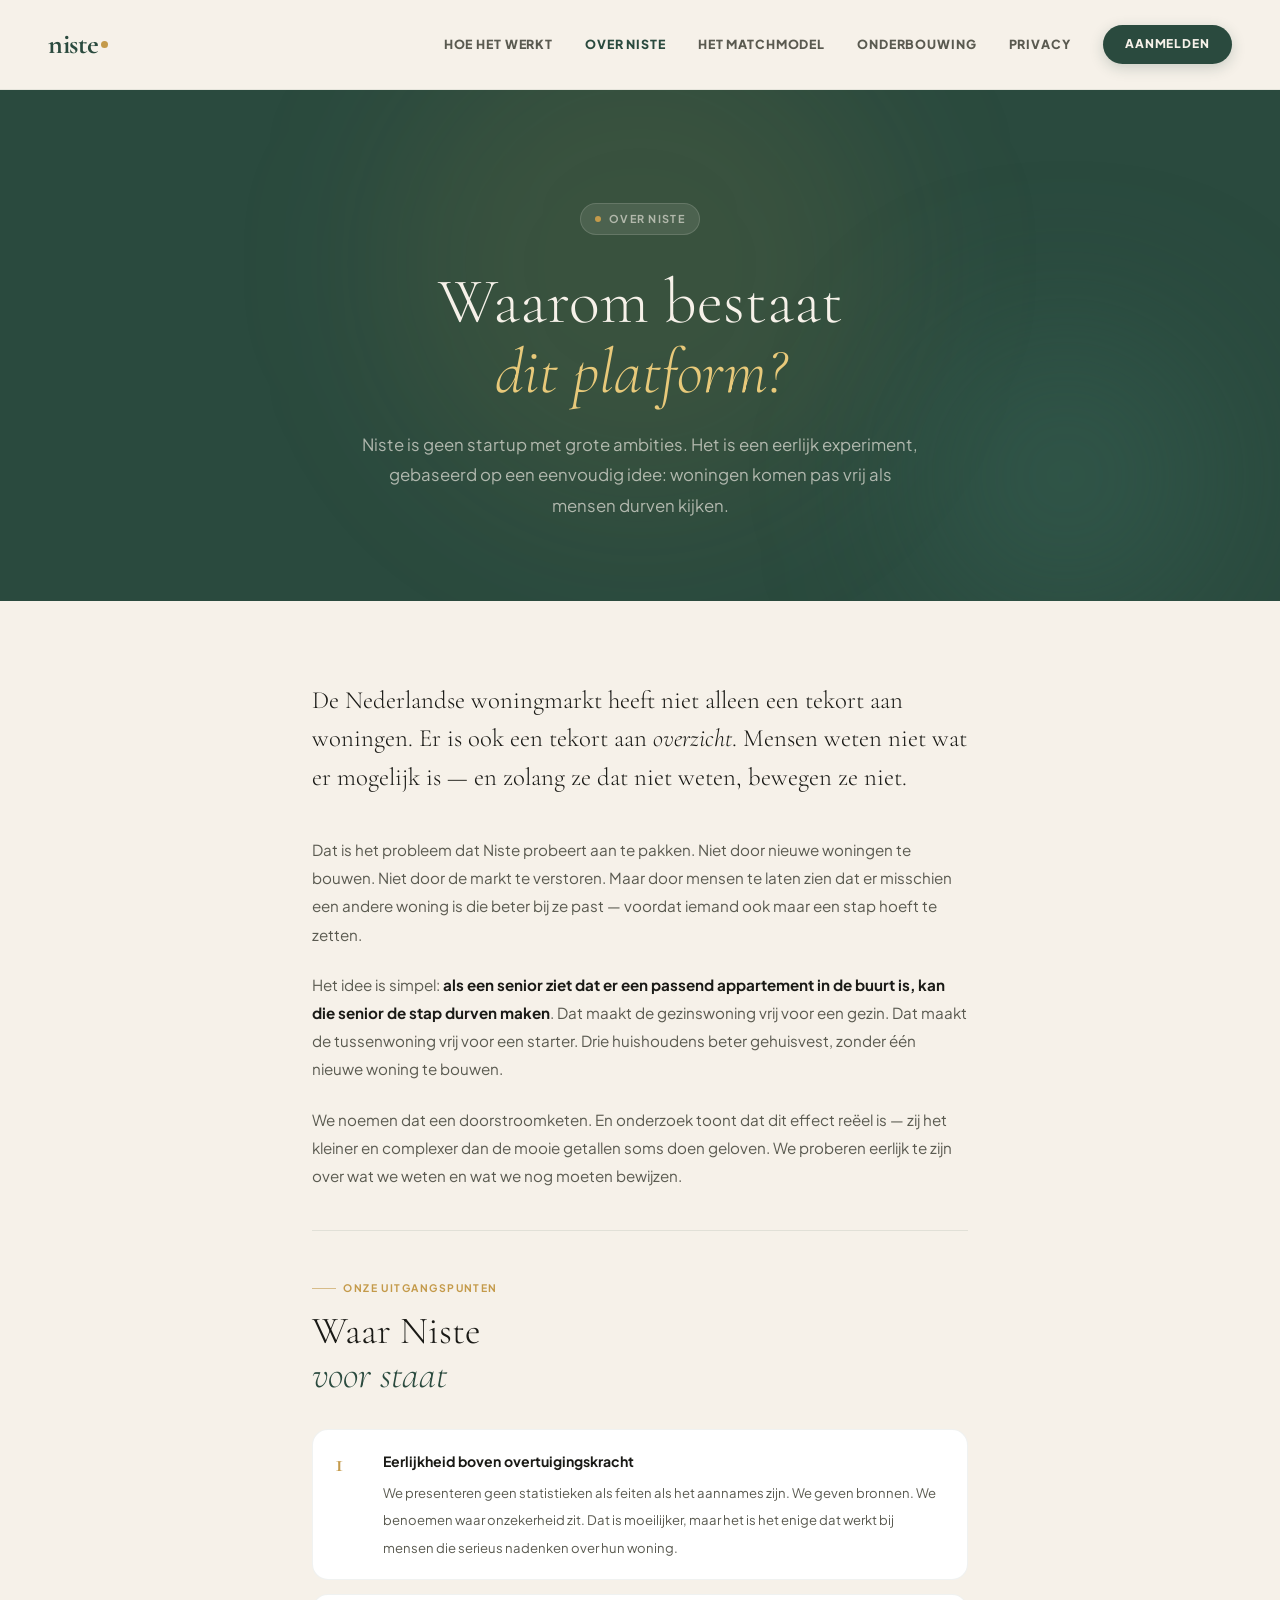
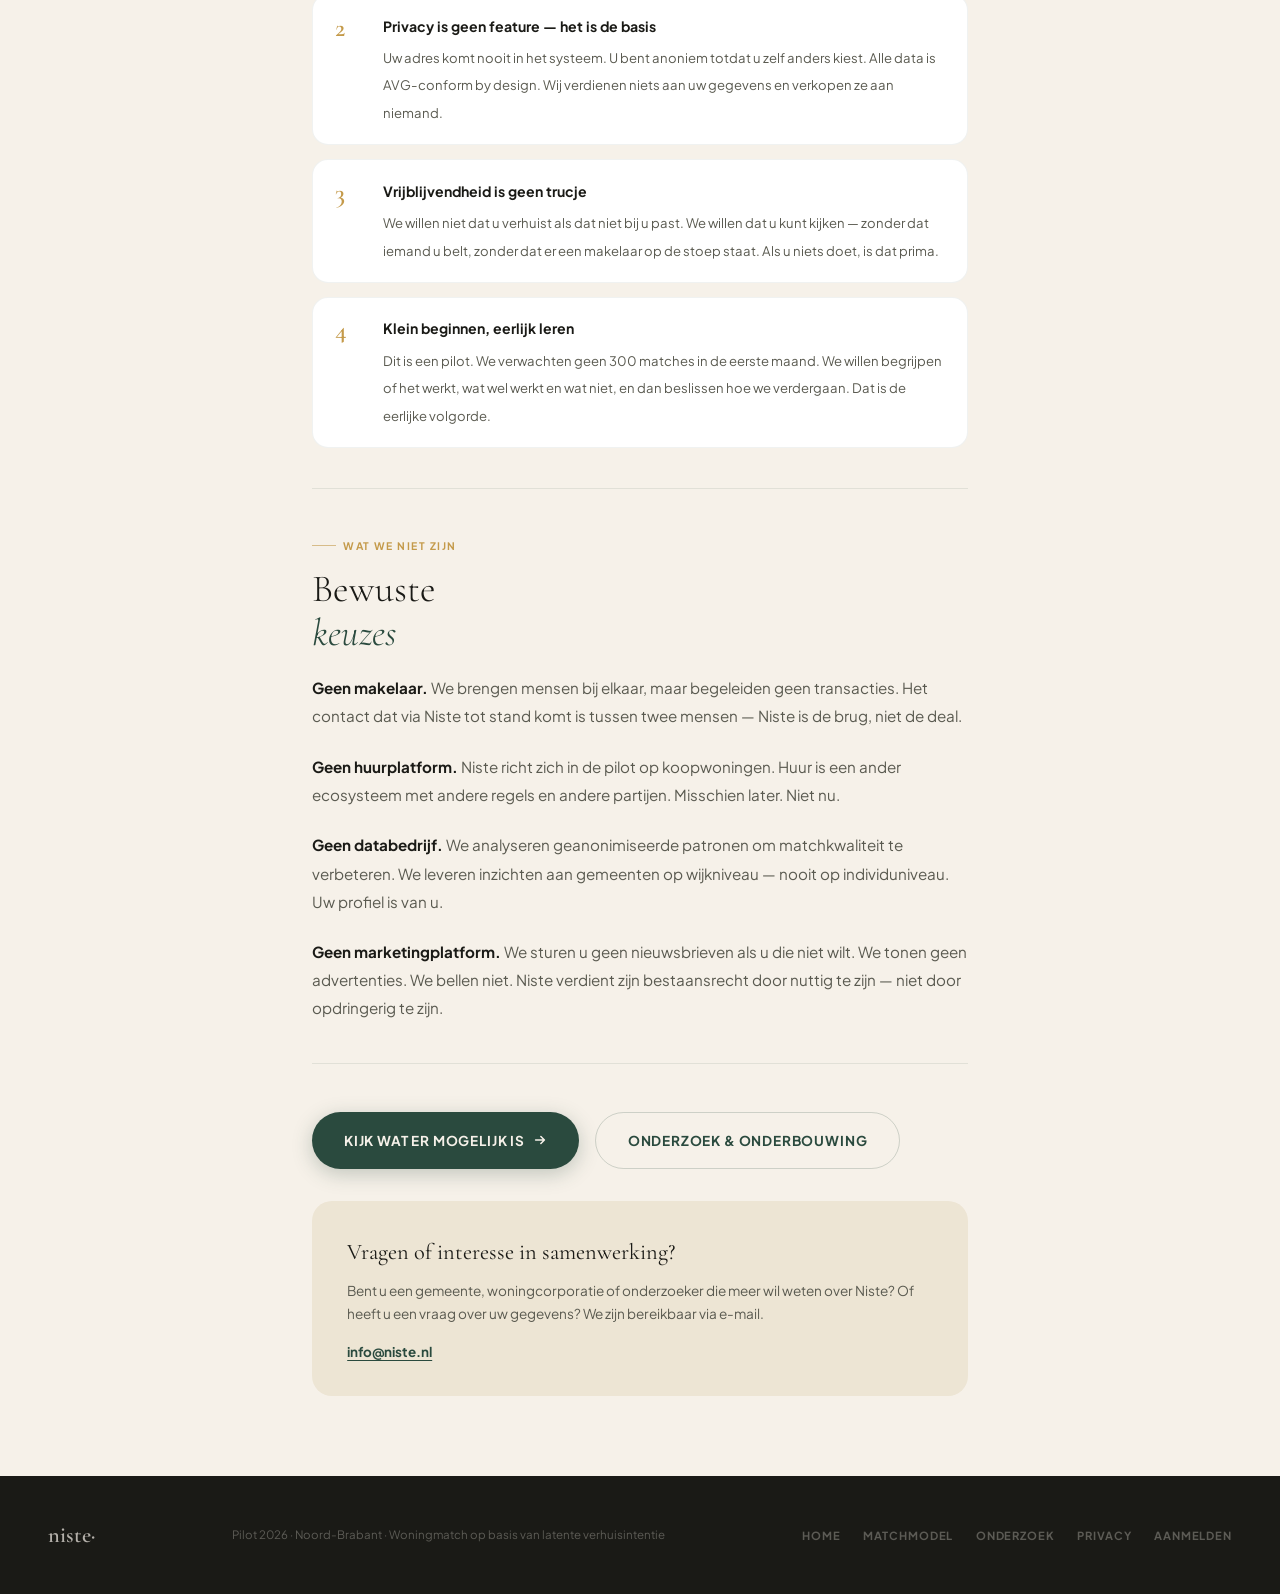
<file: over.html>
<!DOCTYPE html>
<html lang="nl">
<head>
  <!-- Google Analytics -->
<script async src="https://www.googletagmanager.com/gtag/js?id=G-G76HYMMP86"></script>
<script>
  window.dataLayer = window.dataLayer || [];
  function gtag(){dataLayer.push(arguments);}
  gtag('js', new Date());
  gtag('config', 'G-G76HYMMP86');
</script>
    
  <meta charset="UTF-8">
  <meta name="viewport" content="width=device-width, initial-scale=1.0">
  <title>Over Niste – Waarom dit platform bestaat</title>
  <meta name="description" content="Niste is een klein, eerlijk experiment om woningdoorstroming op gang te brengen: latente verhuisintenties zichtbaar maken en huishoudens anoniem matchen. Lees waarom en door wie.">
  <link rel="canonical" href="https://niste.nl/over.html">

  <!-- Open Graph (LinkedIn / WhatsApp / Facebook previews) -->
  <meta property="og:type" content="website">
  <meta property="og:site_name" content="Niste">
  <meta property="og:locale" content="nl_NL">
  <meta property="og:title" content="Over Niste – Waarom dit platform bestaat">
  <meta property="og:description" content="Niste is een klein, eerlijk experiment om woningdoorstroming op gang te brengen: latente verhuisintenties zichtbaar maken en huishoudens anoniem matchen. Lees waarom en door wie.">
  <meta property="og:url" content="https://niste.nl/over.html">

  <!-- Twitter/X -->
  <meta name="twitter:card" content="summary">
  <meta name="twitter:title" content="Over Niste – Waarom dit platform bestaat">
  <meta name="twitter:description" content="Niste is een klein, eerlijk experiment om woningdoorstroming op gang te brengen: latente verhuisintenties zichtbaar maken en huishoudens anoniem matchen. Lees waarom en door wie.">

  <link rel="preconnect" href="https://fonts.googleapis.com">
  <link rel="preconnect" href="https://fonts.gstatic.com" crossorigin>
  <link href="https://fonts.googleapis.com/css2?family=Cormorant+Garamond:ital,opsz,wght@0,9..144,300;0,9..144,400;0,9..144,600;1,9..144,300;1,9..144,500&family=Plus+Jakarta+Sans:wght@400;500;600;700&display=swap" rel="stylesheet">
  <style>
    *, *::before, *::after { box-sizing: border-box; margin: 0; padding: 0; }
    :root {
      --cream:#F6F1E9; --warm:#EDE5D4; --sand:#D9CEBC;
      --forest:#2A4A3E; --moss:#3D6B5C;
      --gold:#C49A4A; --gold-lt:#E8C97A; --gold-pale:#F5EDD6;
      --rust:#B85C38; --dark:#1A1A16; --mid:#5A5A50; --light:#9A9A8E;
    }
    html { scroll-behavior: smooth; }
    body { font-family: 'Plus Jakarta Sans', sans-serif; background: var(--cream); color: var(--dark); line-height: 1.7; }

    /* HERO */
    .hero {
      background: var(--forest);
      padding: 7rem 3rem 5rem;
      position: relative; overflow: hidden; text-align: center;
    }
    .blob { position:absolute; border-radius:50%; filter:blur(80px); pointer-events:none; }
    .blob-1 { width:500px;height:500px;background:rgba(196,154,74,.1);top:-15%;left:50%;transform:translateX(-50%); }
    .blob-2 { width:300px;height:300px;background:rgba(61,107,92,.35);bottom:-5%;right:5%; }
    .hero-pill {
      display:inline-flex; align-items:center; gap:.5rem;
      background:rgba(246,241,233,.1); border:1px solid rgba(246,241,233,.15);
      border-radius:100px; padding:.35rem .9rem;
      font-size:.68rem; font-weight:700; letter-spacing:.12em; text-transform:uppercase;
      color:rgba(246,241,233,.6); margin-bottom:2rem; position:relative; z-index:1;
    }
    .pill-dot { width:6px; height:6px; border-radius:50%; background:var(--gold); }
    .hero h1 {
      font-family:'Cormorant Garamond', serif;
      font-size: clamp(2.4rem, 5vw, 4.5rem);
      font-weight: 300; line-height: 1.1;
      color: var(--cream); max-width: 760px; margin: 0 auto 1.4rem;
      position: relative; z-index: 1;
    }
    .hero h1 em { font-style: italic; color: var(--gold-lt); }
    .hero-lead {
      font-size: clamp(.9rem, 1.5vw, 1.05rem); line-height: 1.8;
      color: rgba(246,241,233,.65); max-width: 560px; margin: 0 auto;
      position: relative; z-index: 1;
    }

    /* CONTENT */
    .content { max-width: 720px; margin: 0 auto; padding: 5rem 2rem; }
    .lead-p {
      font-family: 'Cormorant Garamond', serif;
      font-size: clamp(1.2rem, 2.2vw, 1.55rem);
      font-weight: 300; line-height: 1.55;
      color: var(--dark); margin-bottom: 2.5rem;
    }
    .body-p { font-size: .95rem; line-height: 1.85; color: var(--mid); margin-bottom: 1.4rem; }
    .body-p strong { color: var(--dark); font-weight: 700; }
    .eyebrow-inline {
      font-size: .65rem; font-weight: 700; letter-spacing: .14em;
      text-transform: uppercase; color: var(--gold);
      display: flex; align-items: center; gap: .45rem;
      margin-bottom: .75rem; margin-top: 3rem;
    }
    .eyebrow-inline::before { content: ''; display: block; width: 24px; height: 1px; background: var(--gold); opacity: .6; }
    h2.section-h {
      font-family: 'Cormorant Garamond', serif;
      font-size: clamp(1.8rem, 3vw, 2.6rem);
      font-weight: 300; line-height: 1.15;
      color: var(--dark); margin-bottom: 1.2rem;
    }
    h2.section-h em { font-style: italic; color: var(--forest); }

    /* PRINCIPLES */
    .principles { display: flex; flex-direction: column; gap: .9rem; margin: 2rem 0 2.5rem; }
    .principle {
      display: flex; gap: 1.2rem; align-items: flex-start;
      background: white; border: 1px solid rgba(42,74,62,.07);
      border-radius: 16px; padding: 1.2rem 1.4rem;
    }
    .principle-num {
      font-family: 'Cormorant Garamond', serif;
      font-size: 1.6rem; font-weight: 600;
      color: var(--gold); line-height: 1; flex-shrink: 0; width: 28px;
    }
    .principle strong { display: block; font-size: .88rem; font-weight: 700; color: var(--dark); margin-bottom: .3rem; }
    .principle span { font-size: .82rem; line-height: 1.6; color: var(--mid); }

    /* PILOT CARD */
    .pilot-card {
      background: var(--forest); border-radius: 24px;
      padding: 2.5rem; margin: 3rem 0; color: var(--cream);
    }
    .pilot-card-label {
      font-size: .65rem; font-weight: 700; letter-spacing: .14em;
      text-transform: uppercase; color: var(--gold); margin-bottom: .8rem;
    }
    .pilot-card h3 {
      font-family: 'Cormorant Garamond', serif;
      font-size: 1.8rem; font-weight: 300;
      margin-bottom: .75rem; line-height: 1.2;
    }
    .pilot-card h3 em { font-style: italic; color: var(--gold-lt); }
    .pilot-card p {
      font-size: .88rem; line-height: 1.75;
      color: rgba(246,241,233,.65); margin-bottom: 1.4rem;
    }
    .pilot-stats { display: grid; grid-template-columns: repeat(3, 1fr); gap: 1rem; }
    .pilot-stat { text-align: center; }
    .pilot-stat-val {
      font-family: 'Cormorant Garamond', serif;
      font-size: 1.8rem; font-weight: 600; color: var(--gold); line-height: 1;
    }
    .pilot-stat-lbl { font-size: .68rem; font-weight: 700; letter-spacing: .08em; text-transform: uppercase; color: rgba(246,241,233,.35); margin-top: .3rem; }

    /* CTA */
    .cta-row { display: flex; gap: 1rem; flex-wrap: wrap; margin-top: 3rem; }
    .btn-primary {
      background: var(--forest); color: var(--cream); border: none;
      border-radius: 100px; padding: 1rem 2rem;
      font-family: 'Plus Jakarta Sans', sans-serif;
      font-size: .85rem; font-weight: 700; letter-spacing: .06em; text-transform: uppercase;
      text-decoration: none; display: inline-flex; align-items: center; gap: .5rem;
      transition: background .2s, transform .2s;
      box-shadow: 0 5px 20px rgba(42,74,62,.26);
    }
    .btn-primary:hover { background: var(--moss); transform: translateY(-2px); }
    .btn-secondary {
      background: transparent; color: var(--forest);
      border: 1.5px solid rgba(42,74,62,.2); border-radius: 100px;
      padding: 1rem 2rem;
      font-family: 'Plus Jakarta Sans', sans-serif;
      font-size: .85rem; font-weight: 700; letter-spacing: .06em; text-transform: uppercase;
      text-decoration: none; display: inline-flex; align-items: center; gap: .5rem;
      transition: all .2s;
    }
    .btn-secondary:hover { border-color: var(--forest); background: rgba(42,74,62,.04); }

    /* DIVIDER */
    .divider { border: none; border-top: 1px solid rgba(42,74,62,.1); margin: 2.5rem 0; }

    /* CONTACT */
    .contact-block {
      background: var(--warm); border-radius: 20px;
      padding: 2rem 2.2rem; margin-top: 2rem;
    }
    .contact-block h3 {
      font-family: 'Cormorant Garamond', serif;
      font-size: 1.4rem; font-weight: 400; color: var(--dark); margin-bottom: .5rem;
    }
    .contact-block p { font-size: .85rem; color: var(--mid); line-height: 1.7; margin-bottom: .75rem; }
    .contact-block a {
      font-size: .84rem; font-weight: 700; color: var(--forest);
      text-decoration: underline; text-underline-offset: 3px;
    }

    /* FOOTER */
    footer {
      background: var(--dark); padding: 2.5rem 3rem;
      display: flex; align-items: center; justify-content: space-between;
      gap: 1rem; flex-wrap: wrap;
    }
    .footer-logo {
      font-family: 'Cormorant Garamond', serif; font-size: 1.4rem;
      font-weight: 600; color: rgba(246,241,233,.7); text-decoration: none;
    }
    .footer-meta { font-size: .72rem; color: rgba(246,241,233,.3); line-height: 1.6; }
    .footer-links { display: flex; gap: 1.4rem; }
    .footer-link {
      font-size: .7rem; font-weight: 700; letter-spacing: .08em; text-transform: uppercase;
      color: rgba(246,241,233,.3); text-decoration: none; transition: color .2s;
    }
    .footer-link:hover { color: rgba(246,241,233,.6); }

    @media (max-width: 680px) {
      .hero { padding: 5rem 1.4rem 4rem; }
      .content { padding: 3rem 1.4rem; }
      .pilot-stats { grid-template-columns: 1fr; gap: .75rem; }
      footer { padding: 2rem 1.4rem; }
      .footer-links { display: none; }
    }
  </style>
</head>
<body>

<div id="nav-root"></div>

<!-- HERO -->
<section class="hero">
  <div class="blob blob-1"></div>
  <div class="blob blob-2"></div>
  <div class="hero-pill"><span class="pill-dot"></span>Over Niste</div>
  <h1>Waarom bestaat<br><em>dit platform?</em></h1>
  <p class="hero-lead">Niste is geen startup met grote ambities. Het is een eerlijk experiment, gebaseerd op een eenvoudig idee: woningen komen pas vrij als mensen durven kijken.</p>
</section>

<!-- CONTENT -->
<main class="content">

  <p class="lead-p">De Nederlandse woningmarkt heeft niet alleen een tekort aan woningen. Er is ook een tekort aan <em>overzicht</em>. Mensen weten niet wat er mogelijk is — en zolang ze dat niet weten, bewegen ze niet.</p>

  <p class="body-p">Dat is het probleem dat Niste probeert aan te pakken. Niet door nieuwe woningen te bouwen. Niet door de markt te verstoren. Maar door mensen te laten zien dat er misschien een andere woning is die beter bij ze past — voordat iemand ook maar een stap hoeft te zetten.</p>

  <p class="body-p">Het idee is simpel: <strong>als een senior ziet dat er een passend appartement in de buurt is, kan die senior de stap durven maken</strong>. Dat maakt de gezinswoning vrij voor een gezin. Dat maakt de tussenwoning vrij voor een starter. Drie huishoudens beter gehuisvest, zonder één nieuwe woning te bouwen.</p>

  <p class="body-p">We noemen dat een doorstroomketen. En onderzoek toont dat dit effect reëel is — zij het kleiner en complexer dan de mooie getallen soms doen geloven. We proberen eerlijk te zijn over wat we weten en wat we nog moeten bewijzen.</p>

  <hr class="divider">

  <div class="eyebrow-inline">Onze uitgangspunten</div>
  <h2 class="section-h">Waar Niste<br><em>voor staat</em></h2>

  <div class="principles">
    <div class="principle">
      <div class="principle-num">1</div>
      <div>
        <strong>Eerlijkheid boven overtuigingskracht</strong>
        <span>We presenteren geen statistieken als feiten als het aannames zijn. We geven bronnen. We benoemen waar onzekerheid zit. Dat is moeilijker, maar het is het enige dat werkt bij mensen die serieus nadenken over hun woning.</span>
      </div>
    </div>
    <div class="principle">
      <div class="principle-num">2</div>
      <div>
        <strong>Privacy is geen feature — het is de basis</strong>
        <span>Uw adres komt nooit in het systeem. U bent anoniem totdat u zelf anders kiest. Alle data is AVG-conform by design. Wij verdienen niets aan uw gegevens en verkopen ze aan niemand.</span>
      </div>
    </div>
    <div class="principle">
      <div class="principle-num">3</div>
      <div>
        <strong>Vrijblijvendheid is geen trucje</strong>
        <span>We willen niet dat u verhuist als dat niet bij u past. We willen dat u kunt kijken — zonder dat iemand u belt, zonder dat er een makelaar op de stoep staat. Als u niets doet, is dat prima.</span>
      </div>
    </div>
    <div class="principle">
      <div class="principle-num">4</div>
      <div>
        <strong>Klein beginnen, eerlijk leren</strong>
        <span>Dit is een pilot. We verwachten geen 300 matches in de eerste maand. We willen begrijpen of het werkt, wat wel werkt en wat niet, en dan beslissen hoe we verdergaan. Dat is de eerlijke volgorde.</span>
      </div>
    </div>
  </div>

  <hr class="divider">

  <div class="eyebrow-inline">Wat we niet zijn</div>
  <h2 class="section-h">Bewuste<br><em>keuzes</em></h2>

  <p class="body-p"><strong>Geen makelaar.</strong> We brengen mensen bij elkaar, maar begeleiden geen transacties. Het contact dat via Niste tot stand komt is tussen twee mensen — Niste is de brug, niet de deal.</p>

  <p class="body-p"><strong>Geen huurplatform.</strong> Niste richt zich in de pilot op koopwoningen. Huur is een ander ecosysteem met andere regels en andere partijen. Misschien later. Niet nu.</p>

  <p class="body-p"><strong>Geen databedrijf.</strong> We analyseren geanonimiseerde patronen om matchkwaliteit te verbeteren. We leveren inzichten aan gemeenten op wijkniveau — nooit op individuniveau. Uw profiel is van u.</p>

  <p class="body-p"><strong>Geen marketingplatform.</strong> We sturen u geen nieuwsbrieven als u die niet wilt. We tonen geen advertenties. We bellen niet. Niste verdient zijn bestaansrecht door nuttig te zijn — niet door opdringerig te zijn.</p>

  <hr class="divider">

  <div class="cta-row">
    <a href="intake.html" class="btn-primary">Kijk wat er mogelijk is <svg width="14" height="14" viewBox="0 0 16 16" fill="none"><path d="M3 8h10M9 4l4 4-4 4" stroke="currentColor" stroke-width="1.8" stroke-linecap="round" stroke-linejoin="round"/></svg></a>
    <a href="onderbouwing.html" class="btn-secondary">Onderzoek & onderbouwing</a>
  </div>

  <div class="contact-block">
    <h3>Vragen of interesse in samenwerking?</h3>
    <p>Bent u een gemeente, woningcorporatie of onderzoeker die meer wil weten over Niste? Of heeft u een vraag over uw gegevens? We zijn bereikbaar via e-mail.</p>
    <a href="mailto:info@niste.nl">info@niste.nl</a>
  </div>

</main>

<footer>
  <a href="index.html" class="footer-logo">niste·</a>
  <p class="footer-meta">Pilot 2026 · Noord-Brabant · Woningmatch op basis van latente verhuisintentie</p>
  <div class="footer-links">
    <a href="index.html" class="footer-link">Home</a>
    <a href="lvi_model.html" class="footer-link">Matchmodel</a>
    <a href="onderbouwing.html" class="footer-link">Onderzoek</a>
    <a href="privacy.html" class="footer-link">Privacy</a>
    <a href="intake.html" class="footer-link">Aanmelden</a>
  </div>
</footer>

<script src="nav.js"></script>
</body>
</html>
</file>
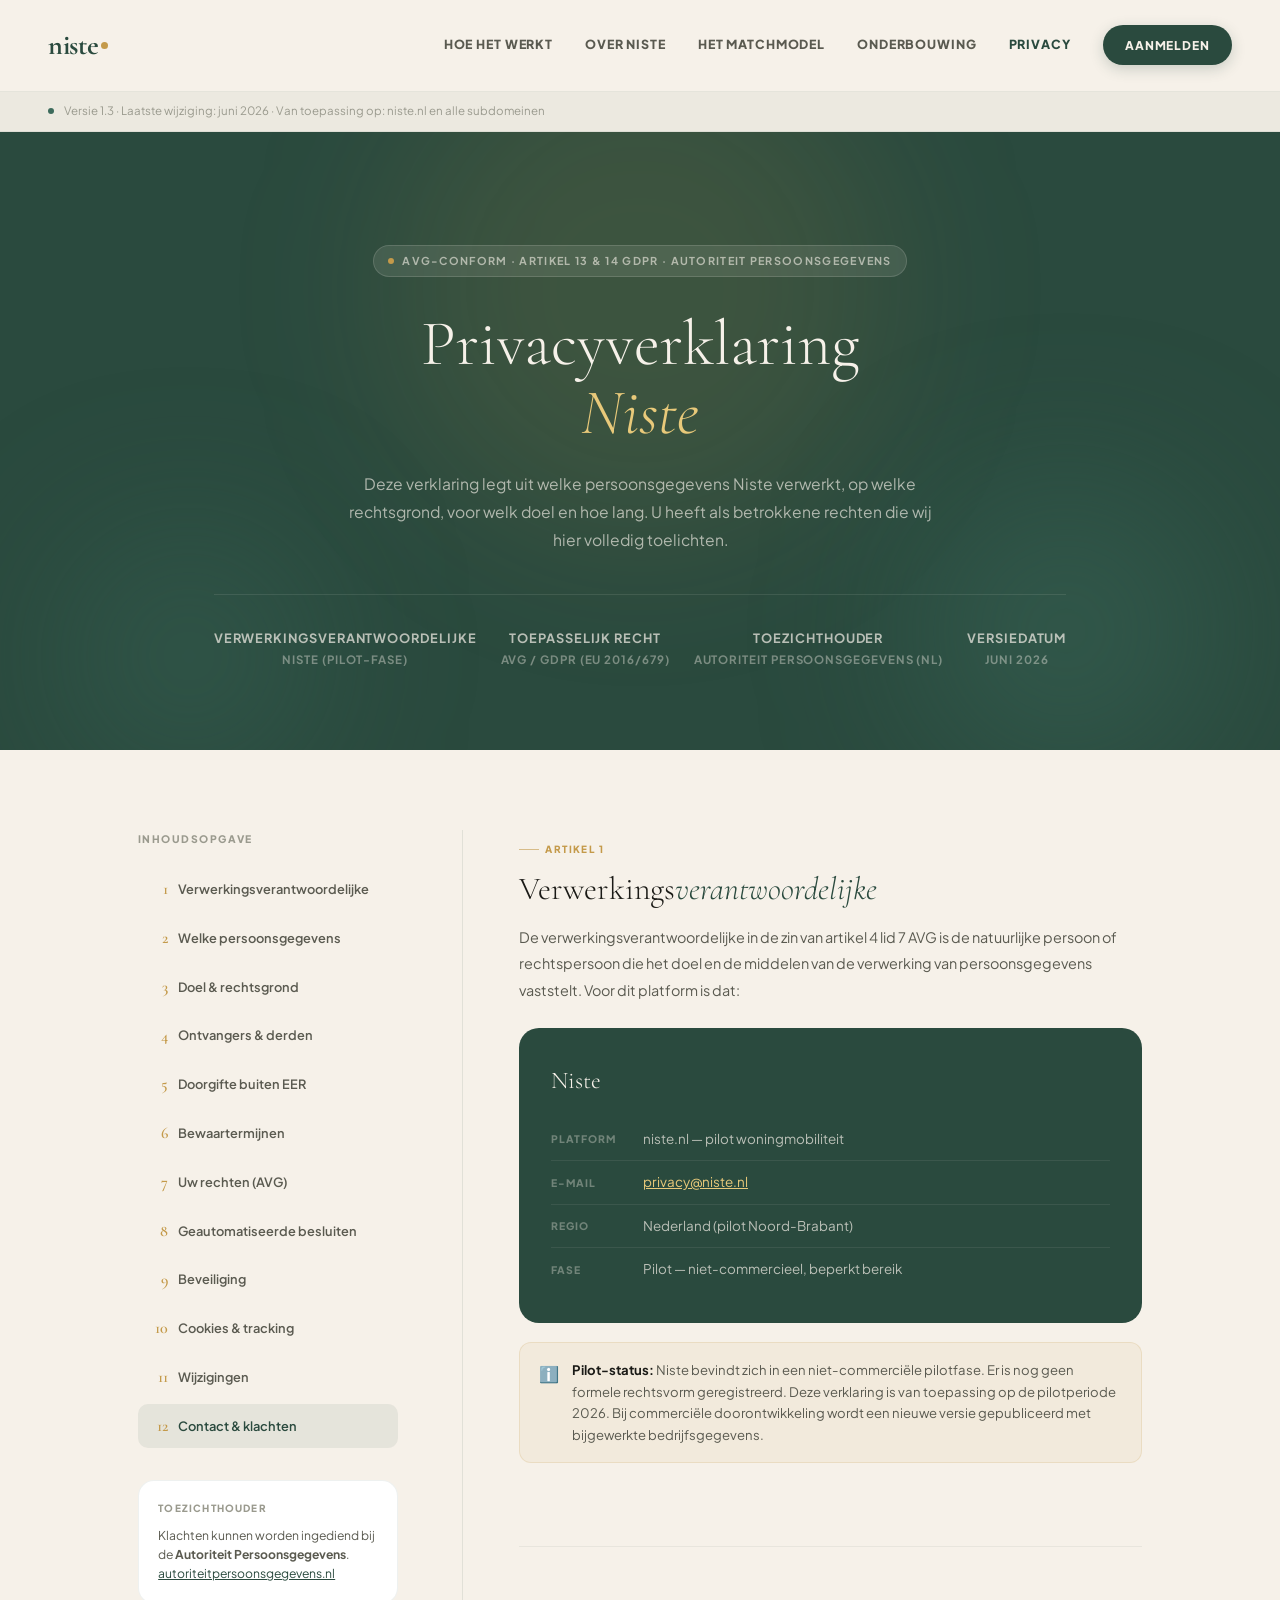
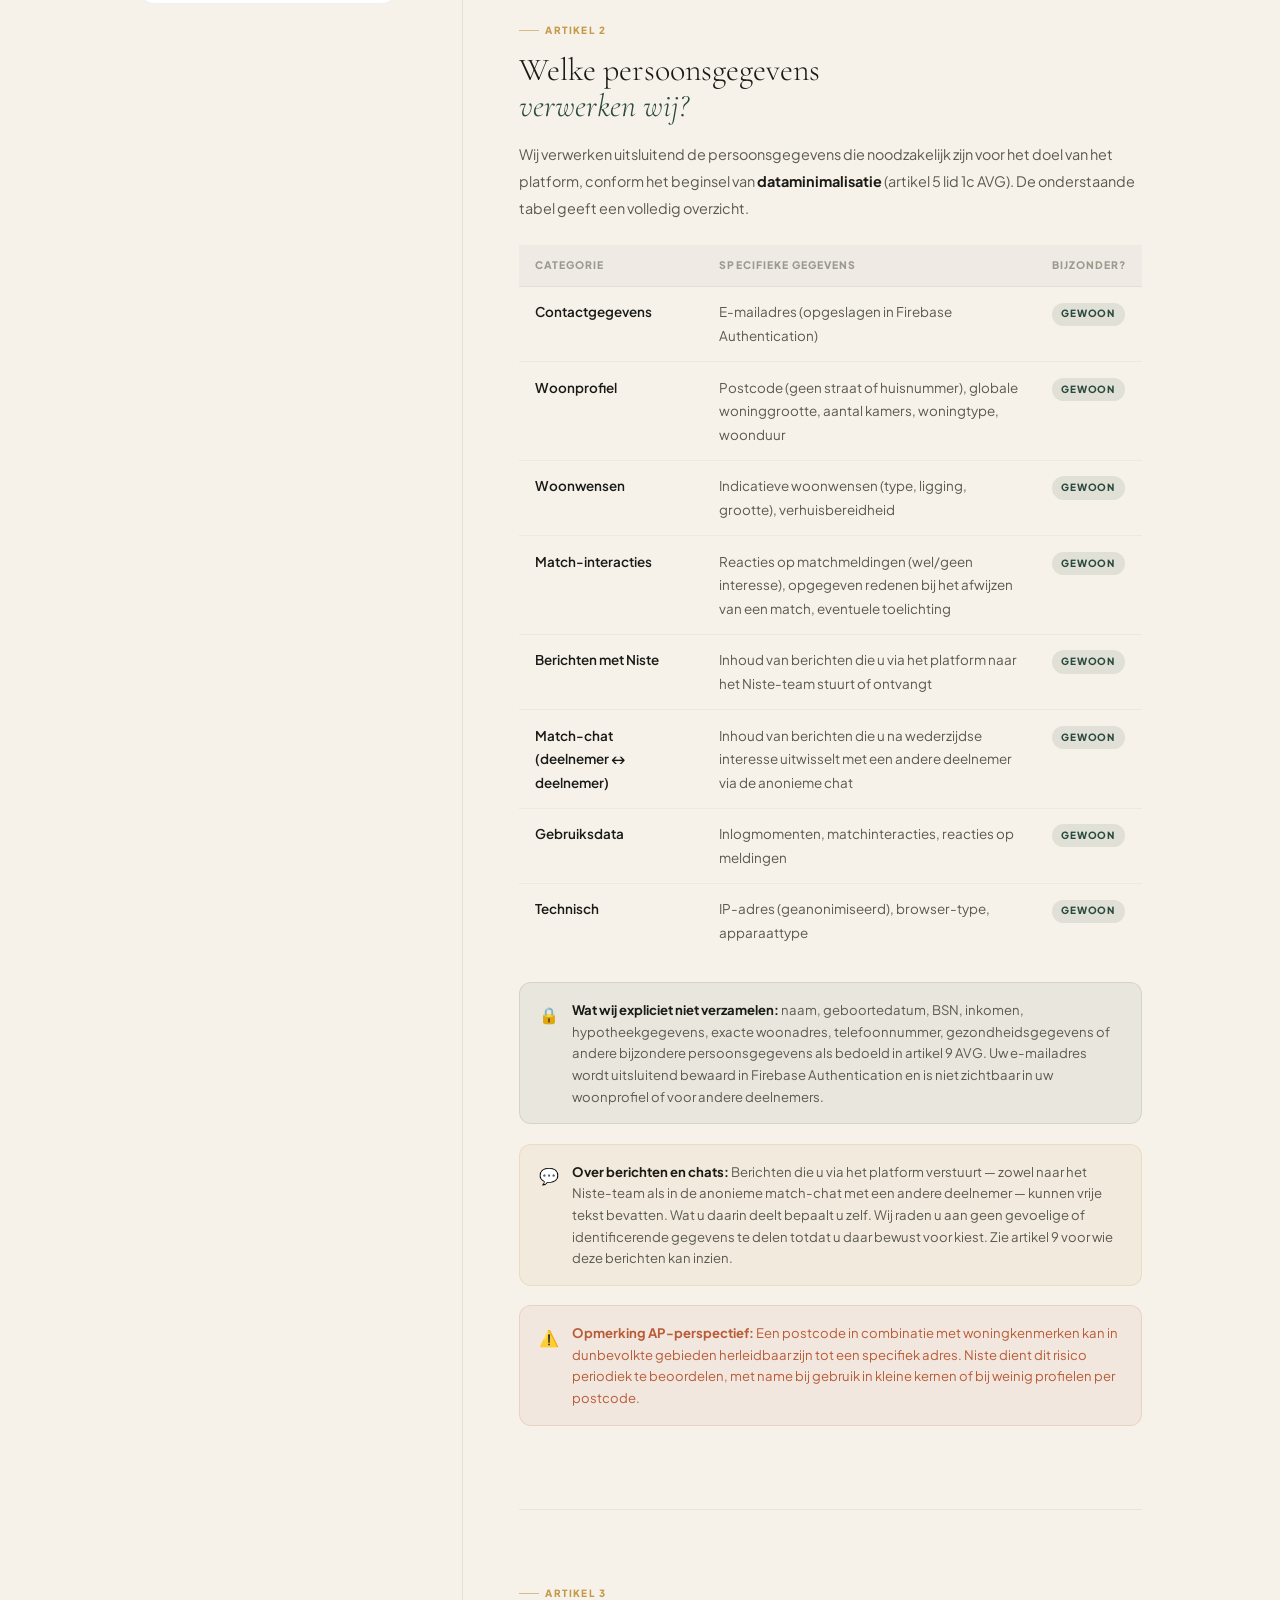
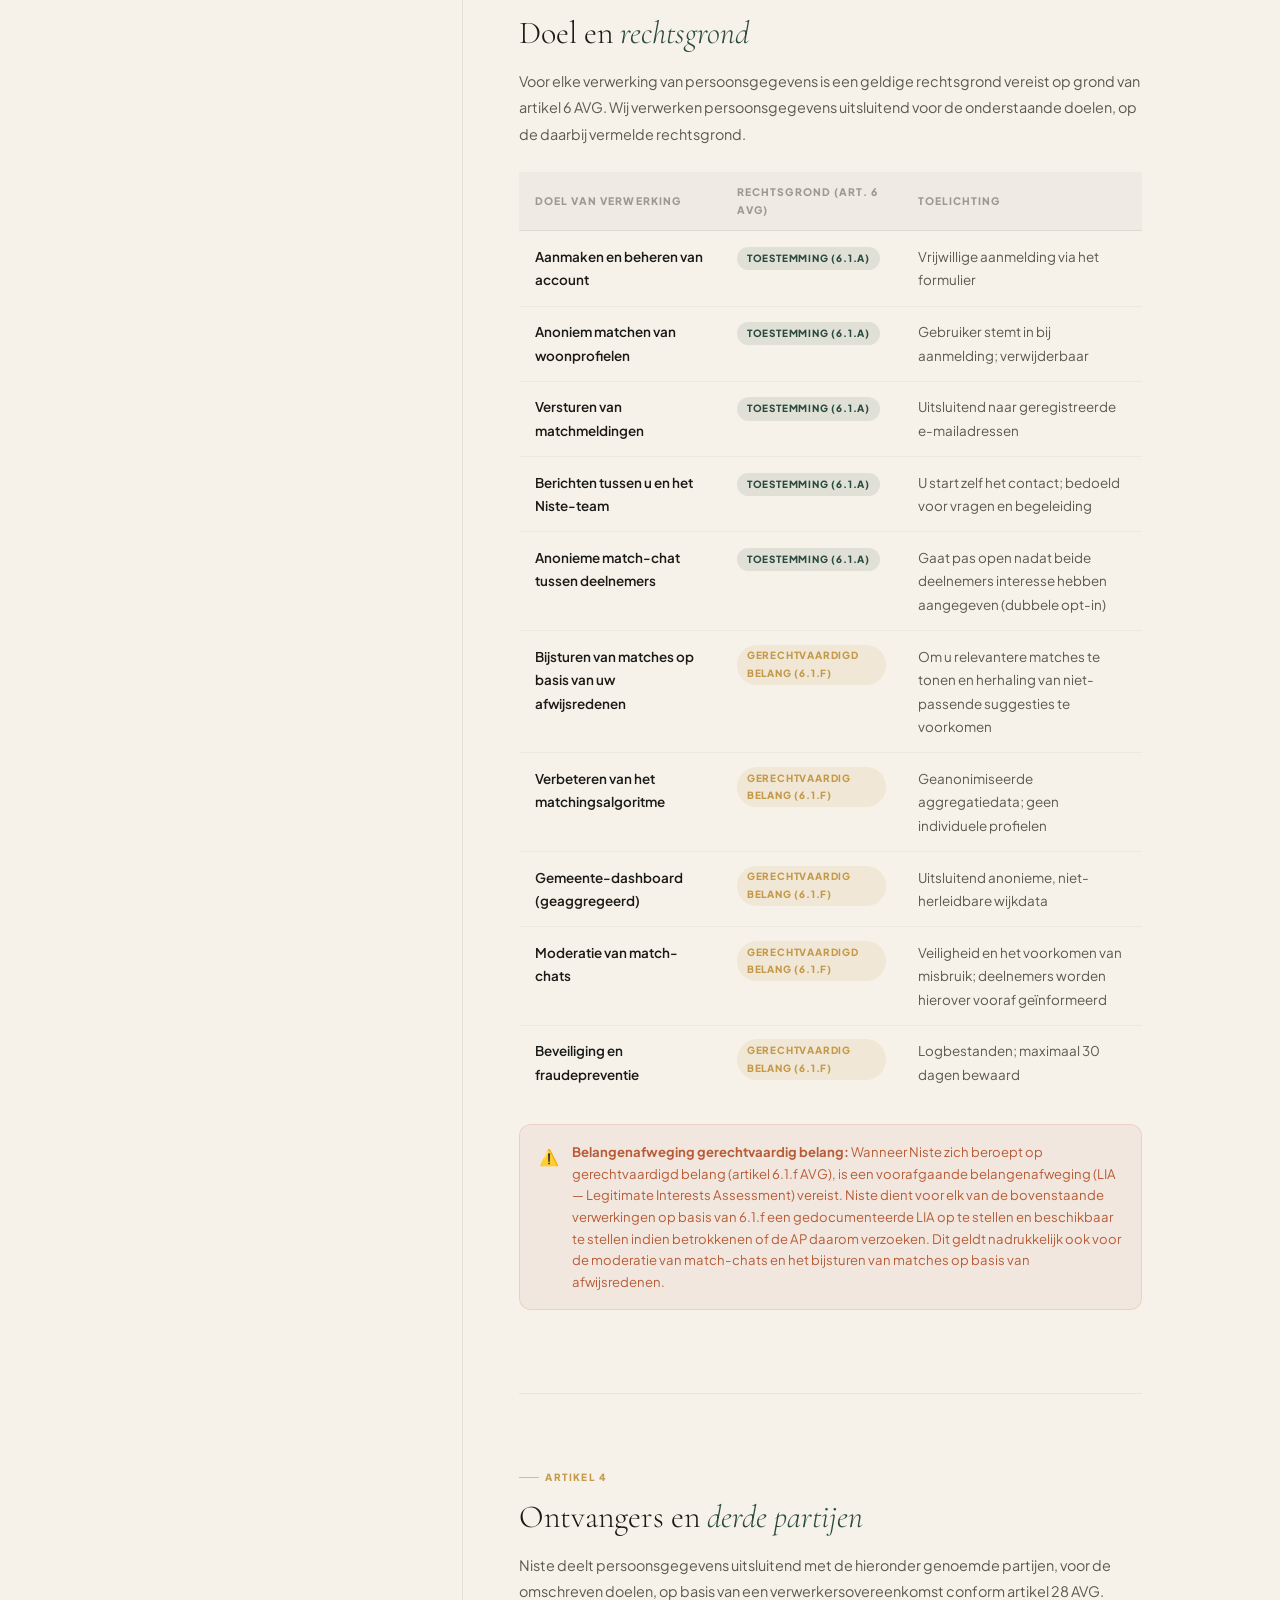
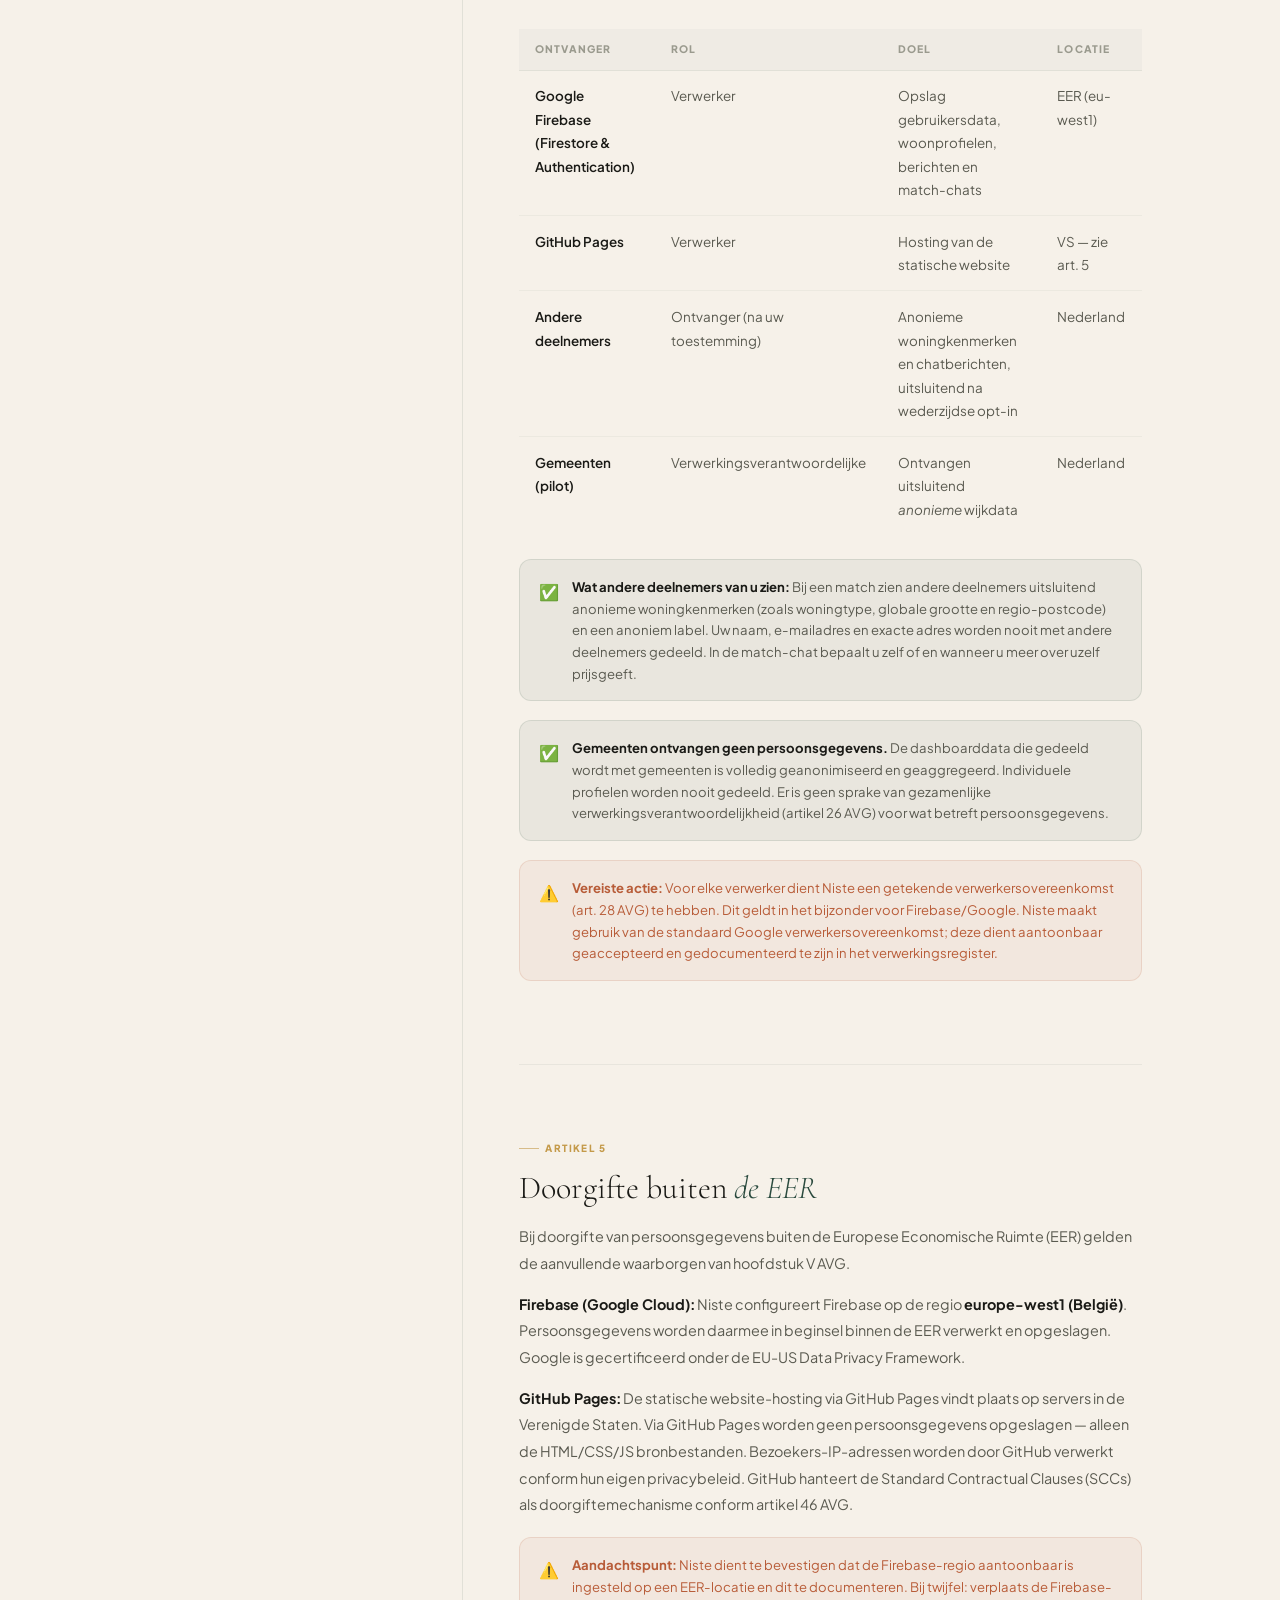
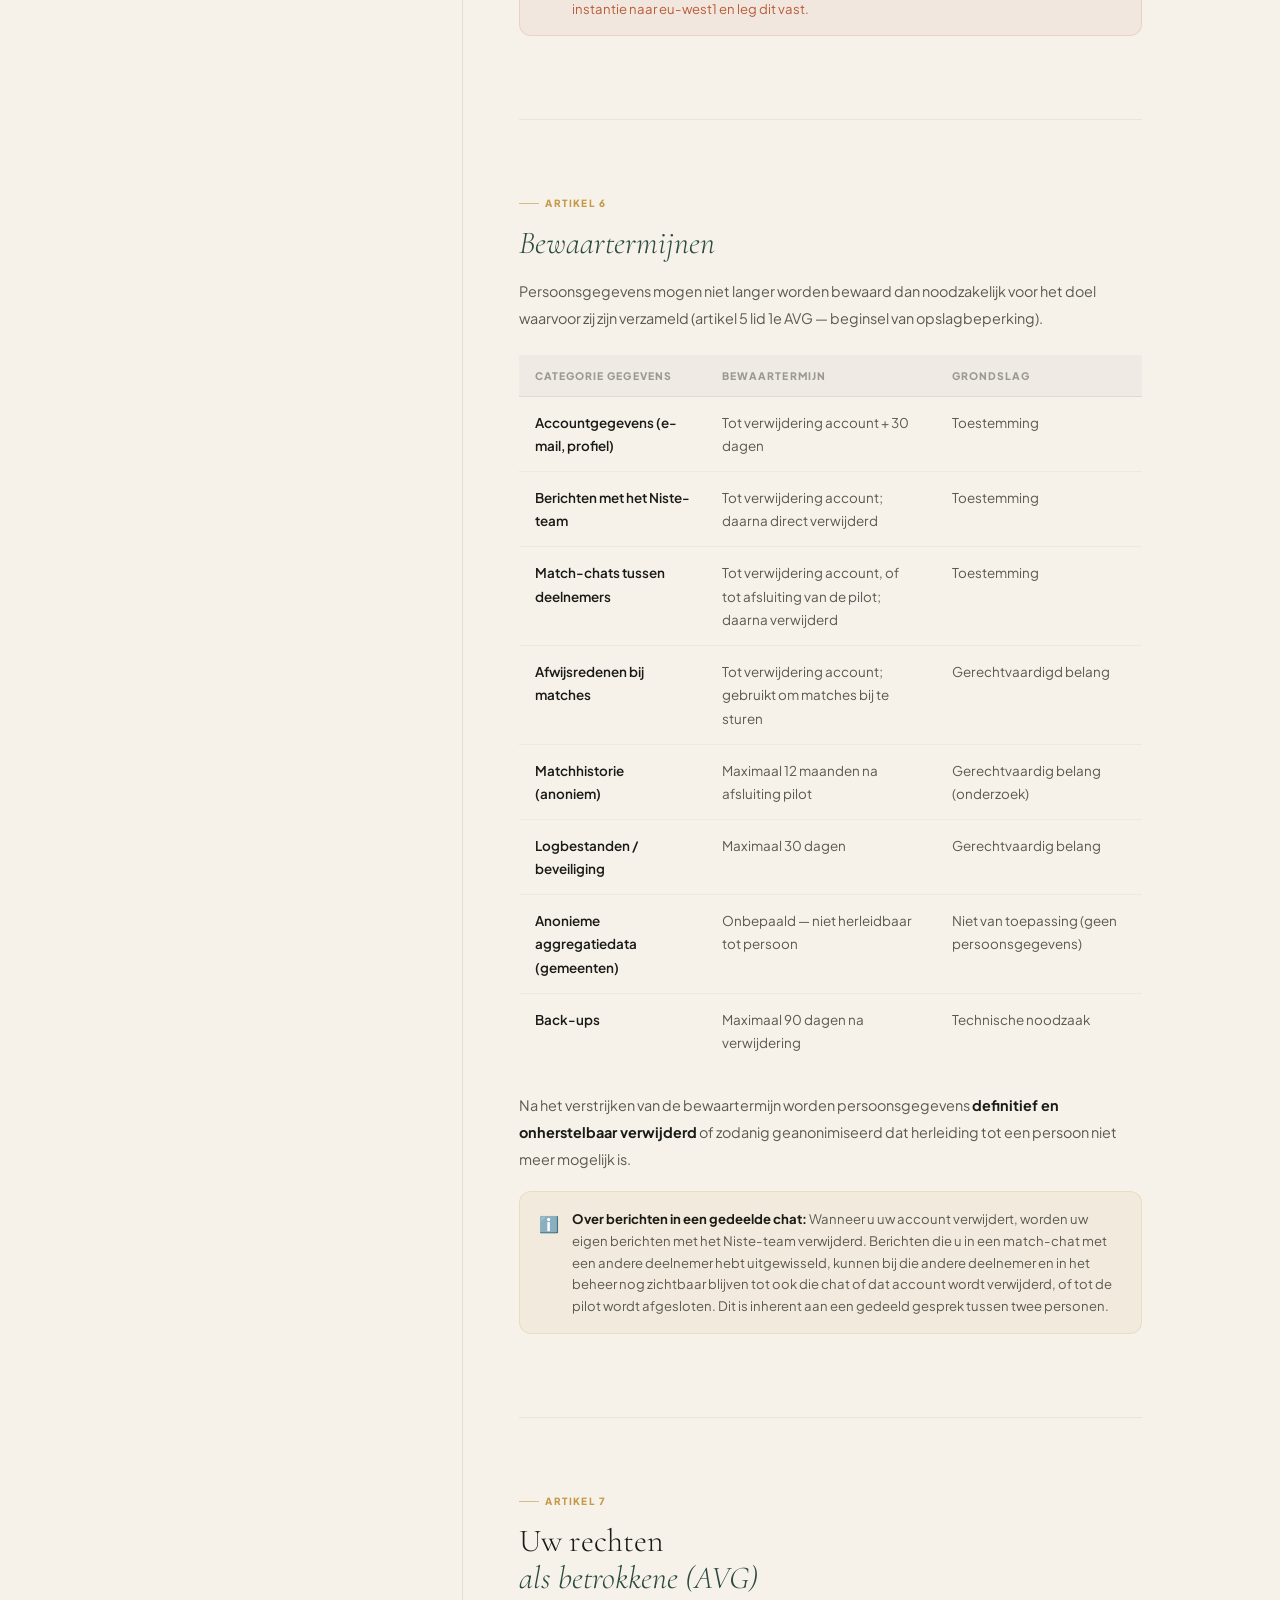
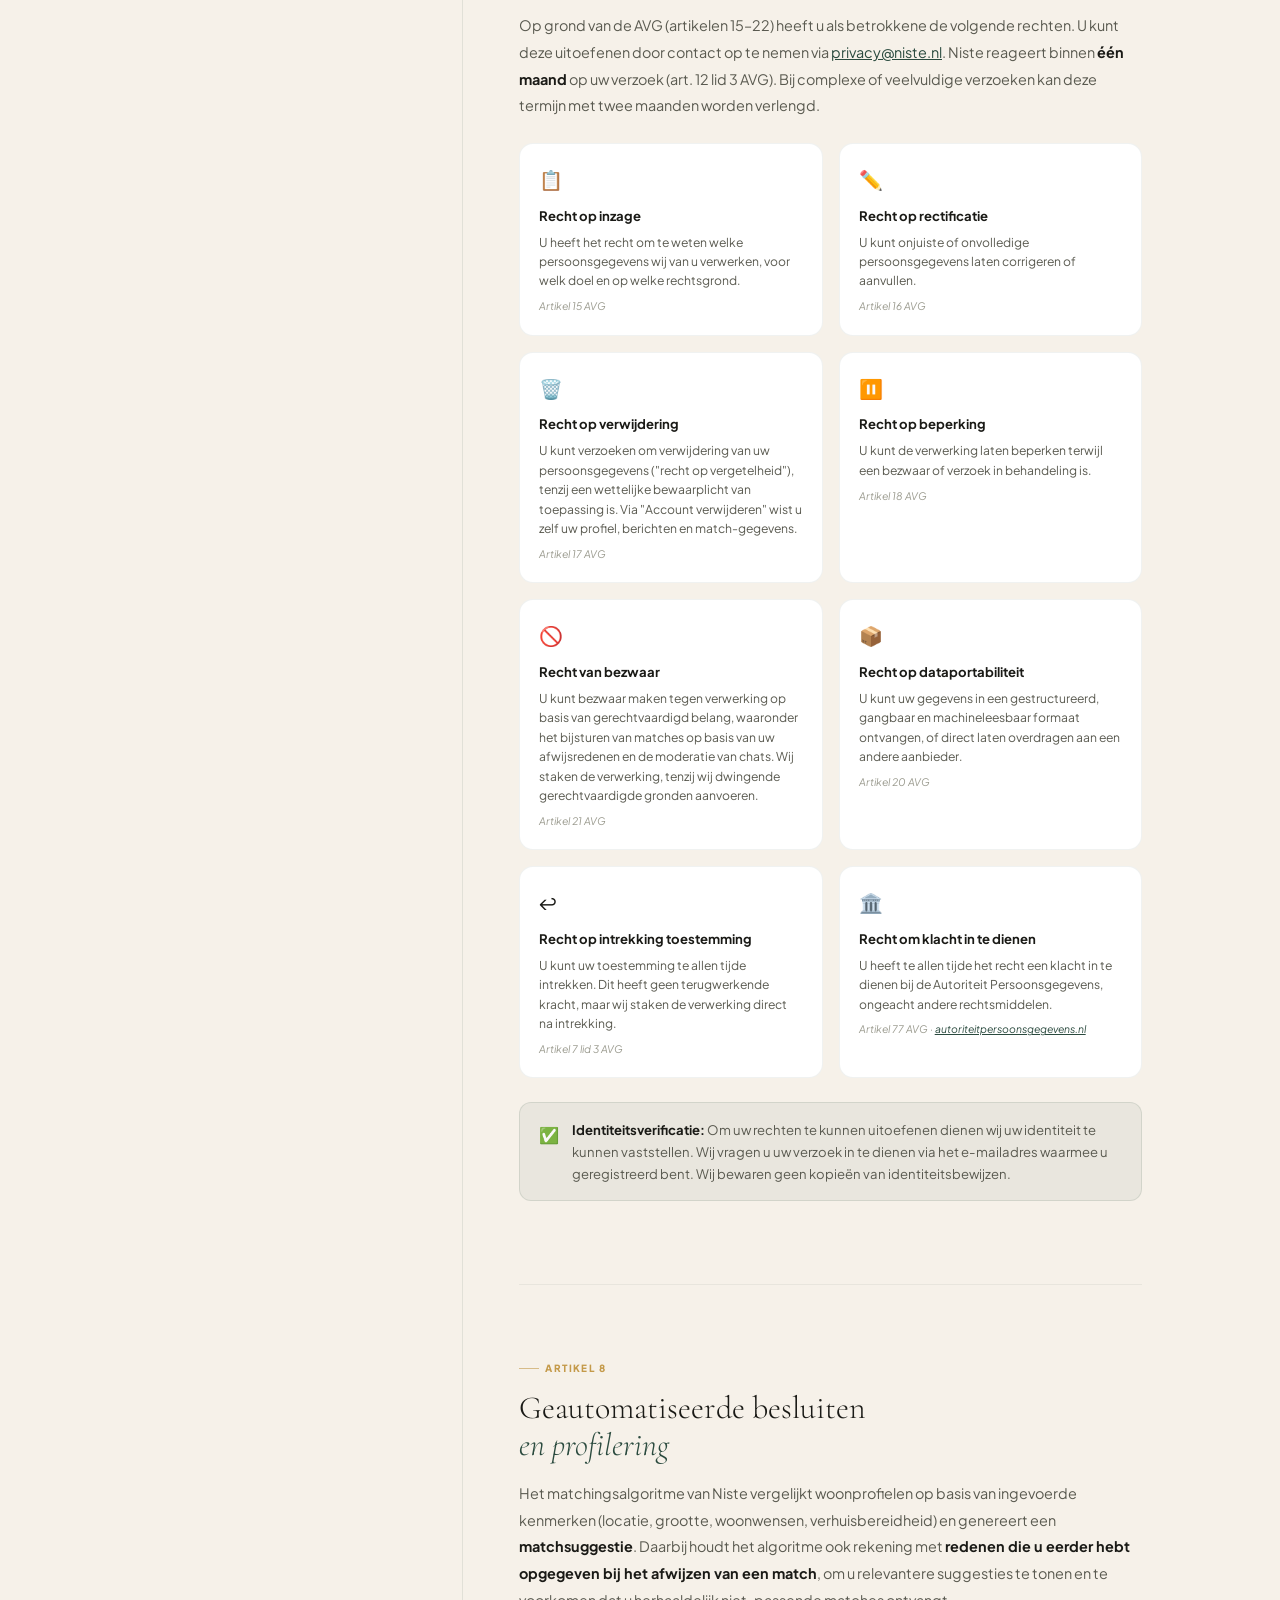
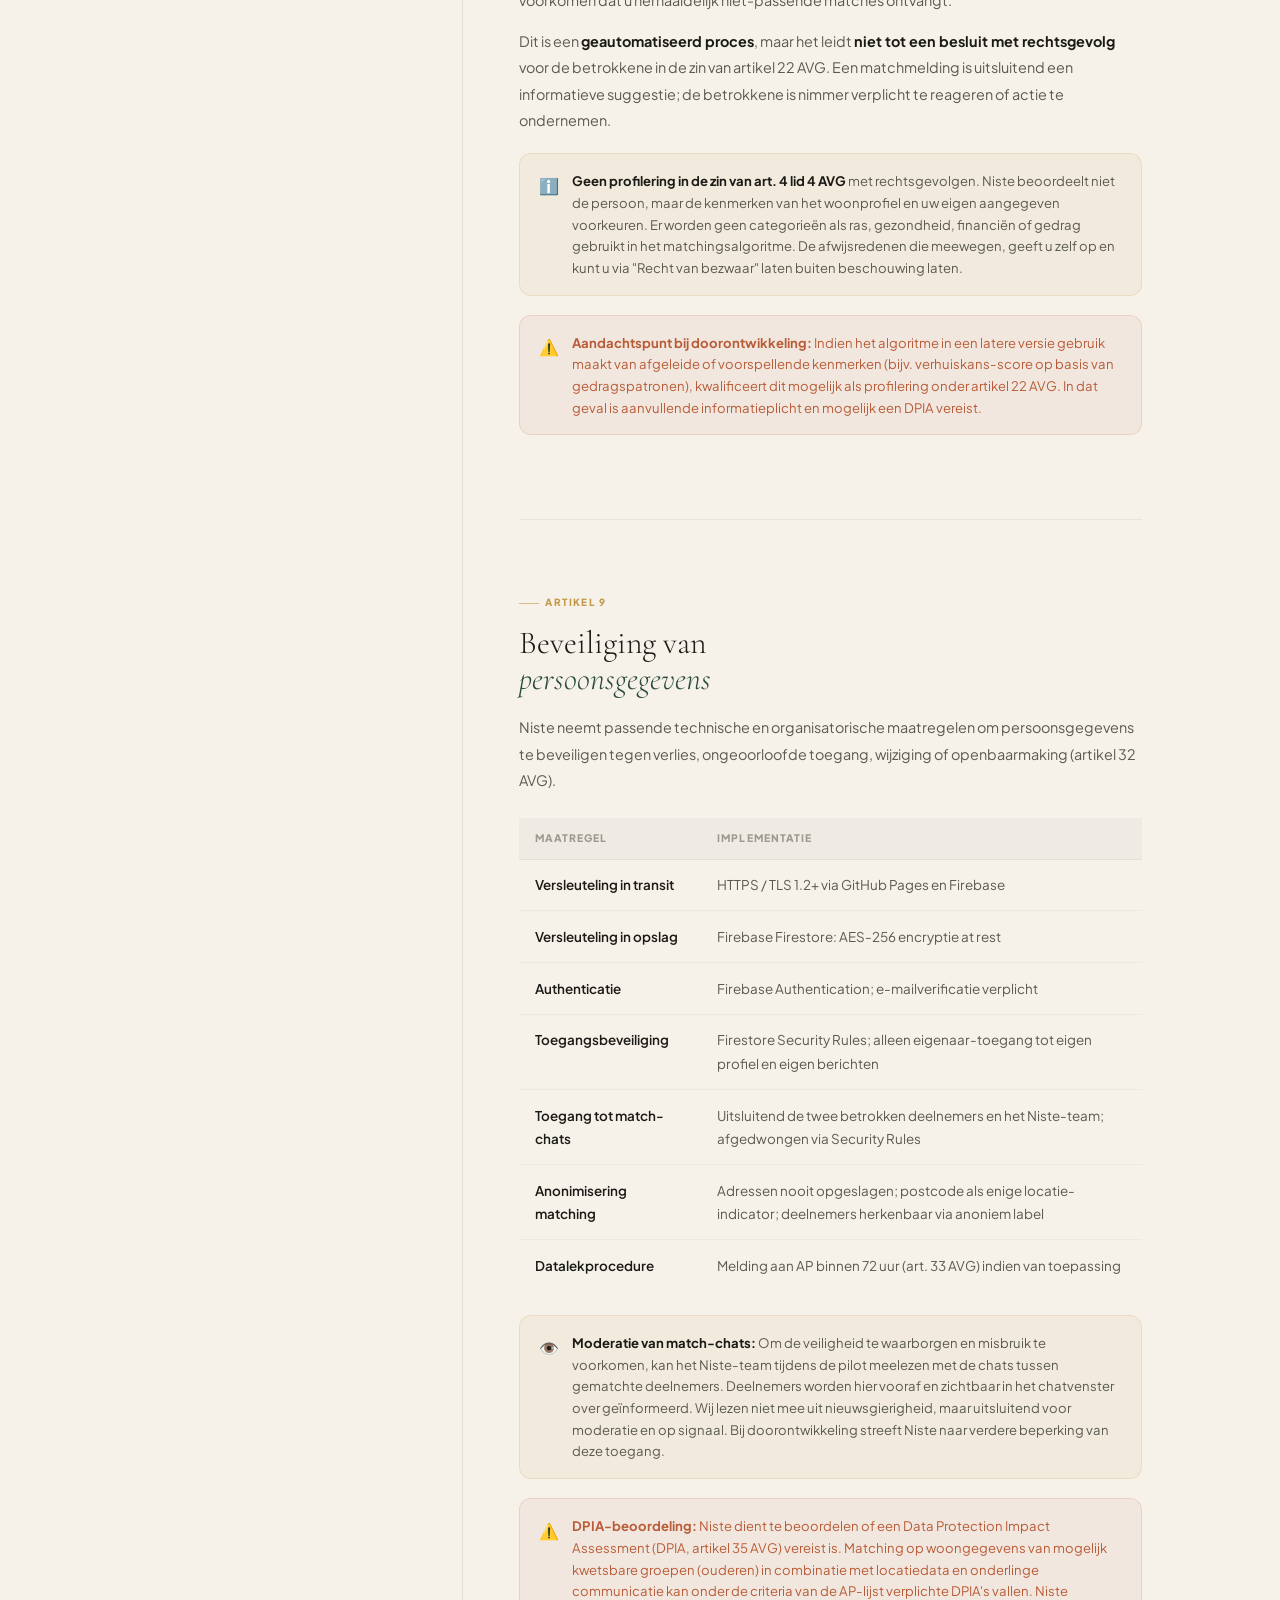
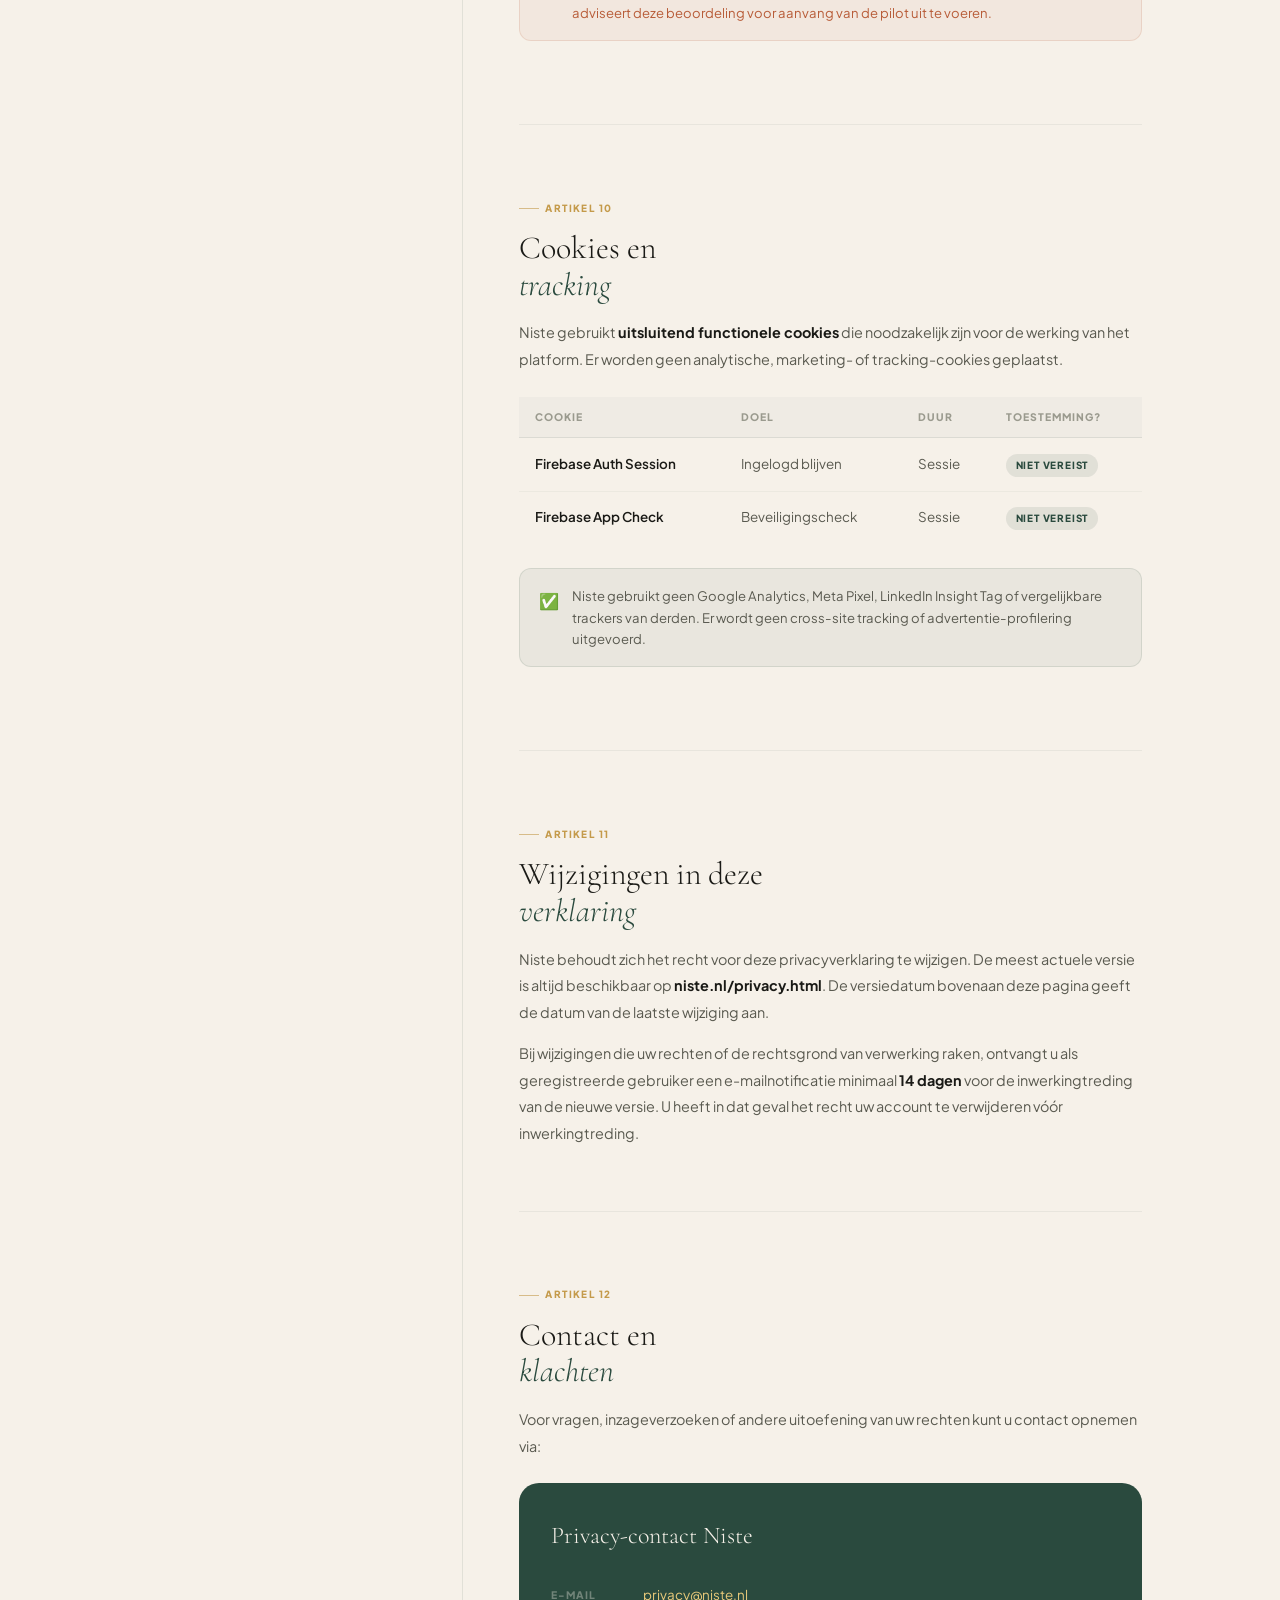
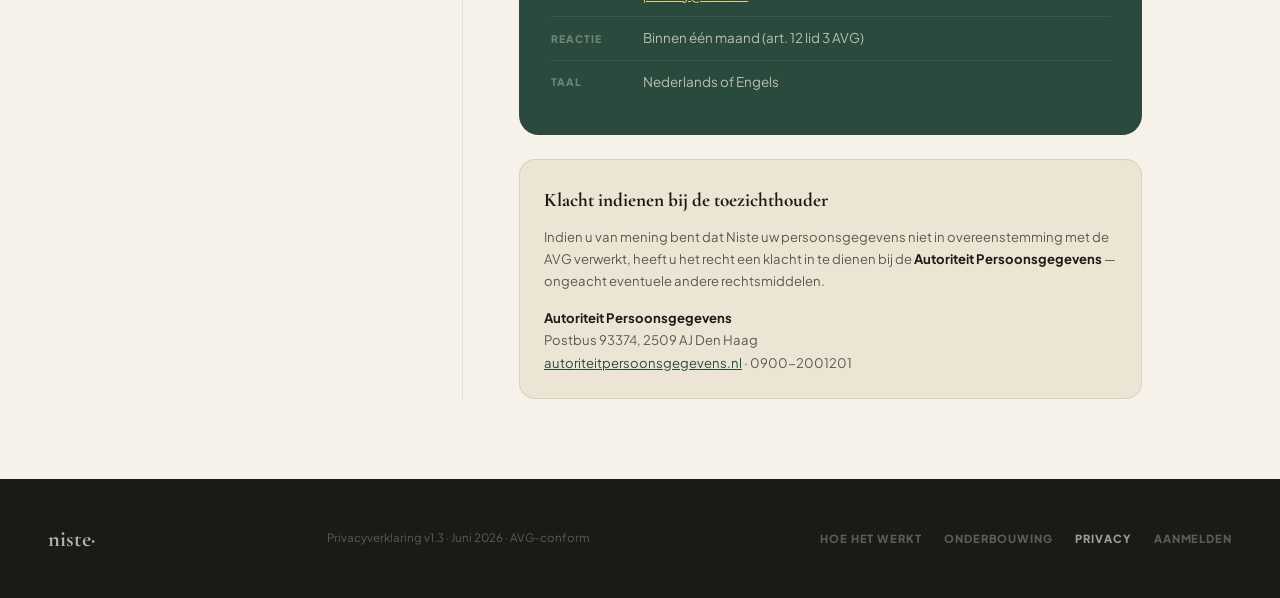
<file: privacy.html>
<!DOCTYPE html>
<html lang="nl">
<head>
    <!-- Google Analytics -->
<script async src="https://www.googletagmanager.com/gtag/js?id=G-G76HYMMP86"></script>
<script>
  window.dataLayer = window.dataLayer || [];
  function gtag(){dataLayer.push(arguments);}
  gtag('js', new Date());
  gtag('config', 'G-G76HYMMP86');
</script>
  
  <meta charset="UTF-8">
  <meta name="viewport" content="width=device-width, initial-scale=1.0">
  <title>Privacyverklaring – Niste</title>
  <meta name="description" content="Hoe Niste met je gegevens omgaat: geen exacte adressen, alleen 4-cijferige postcodes, anonieme matching met dubbele toestemming, en volledige controle over je eigen data (AVG).">
  <link rel="canonical" href="https://niste.nl/privacy.html">

  <!-- Open Graph (LinkedIn / WhatsApp / Facebook previews) -->
  <meta property="og:type" content="website">
  <meta property="og:site_name" content="Niste">
  <meta property="og:locale" content="nl_NL">
  <meta property="og:title" content="Privacyverklaring – Niste">
  <meta property="og:description" content="Hoe Niste met je gegevens omgaat: geen exacte adressen, alleen 4-cijferige postcodes, anonieme matching met dubbele toestemming, en volledige controle over je eigen data (AVG).">
  <meta property="og:url" content="https://niste.nl/privacy.html">

  <!-- Twitter/X -->
  <meta name="twitter:card" content="summary">
  <meta name="twitter:title" content="Privacyverklaring – Niste">
  <meta name="twitter:description" content="Hoe Niste met je gegevens omgaat: geen exacte adressen, alleen 4-cijferige postcodes, anonieme matching met dubbele toestemming, en volledige controle over je eigen data (AVG).">

  <link rel="preconnect" href="https://fonts.googleapis.com">
  <link rel="preconnect" href="https://fonts.gstatic.com" crossorigin>
  <link href="https://fonts.googleapis.com/css2?family=Cormorant+Garamond:ital,opsz,wght@0,9..144,300;0,9..144,400;0,9..144,600;1,9..144,300;1,9..144,500&family=Plus+Jakarta+Sans:wght@400;500;600;700;800&display=swap" rel="stylesheet">
  <style>
    *, *::before, *::after { box-sizing: border-box; margin: 0; padding: 0; }
    :root {
      --cream:#F6F1E9; --warm:#EDE5D4; --forest:#2A4A3E;
      --moss:#3D6B5C; --gold:#C49A4A; --gold-lt:#E8C97A;
      --rust:#B85C38; --dark:#1A1A16; --mid:#5A5A50; --light:#9A9A8E;
    }
    html { scroll-behavior: smooth; }
    body { font-family:'Plus Jakarta Sans',sans-serif; background:var(--cream); color:var(--dark); line-height:1.75; }

    /* ── HERO ── */
    .hero {
      background: var(--forest);
      padding: 7rem 3rem 5rem;
      position: relative; overflow: hidden; text-align: center;
    }
    .blob { position:absolute; border-radius:50%; filter:blur(80px); pointer-events:none; }
    .blob-1 { width:500px;height:500px;background:rgba(196,154,74,.12);top:-15%;left:50%;transform:translateX(-50%); }
    .blob-2 { width:300px;height:300px;background:rgba(61,107,92,.4);bottom:-5%;right:5%; }
    .blob-3 { width:250px;height:250px;background:rgba(61,107,92,.35);bottom:-5%;left:5%; }
    .hero-pill {
      display:inline-flex;align-items:center;gap:.5rem;
      background:rgba(246,241,233,.1);border:1px solid rgba(246,241,233,.15);
      border-radius:100px;padding:.35rem .9rem;
      font-size:.68rem;font-weight:700;letter-spacing:.12em;text-transform:uppercase;
      color:rgba(246,241,233,.6);margin-bottom:2rem;position:relative;z-index:1;
    }
    .hero-dot { width:6px;height:6px;border-radius:50%;background:var(--gold); }
    .hero h1 {
      font-family:'Cormorant Garamond',serif;
      font-size:clamp(2.4rem,5vw,4.5rem);font-weight:300;line-height:1.08;
      color:var(--cream);max-width:780px;margin:0 auto 1.4rem;position:relative;z-index:1;
    }
    .hero h1 em { font-style:italic;color:var(--gold-lt); }
    .hero-lead {
      font-size:.98rem;line-height:1.8;color:rgba(246,241,233,.65);
      max-width:600px;margin:0 auto 2.5rem;position:relative;z-index:1;
    }
    .hero-meta {
      display:inline-flex;align-items:center;gap:1.5rem;flex-wrap:wrap;justify-content:center;
      position:relative;z-index:1;
      padding-top:2rem;border-top:1px solid rgba(246,241,233,.1);
    }
    .hero-meta-item { font-size:.72rem;font-weight:700;letter-spacing:.08em;text-transform:uppercase;color:rgba(246,241,233,.4); }
    .hero-meta-item strong { color:rgba(246,241,233,.7);display:block;font-size:.8rem; }

    /* ── LAYOUT ── */
    .page-wrap { max-width:1100px;margin:0 auto;padding:5rem 3rem; display:grid;grid-template-columns:260px 1fr;gap:4rem;align-items:start; }

    /* ── TOC ── */
    .toc { position:sticky;top:7rem; }
    .toc-title { font-size:.65rem;font-weight:800;letter-spacing:.14em;text-transform:uppercase;color:var(--light);margin-bottom:1.2rem; }
    .toc-list { list-style:none;display:flex;flex-direction:column;gap:.3rem; }
    .toc-list a {
      display:flex;align-items:center;gap:.65rem;
      text-decoration:none;padding:.5rem .75rem;border-radius:10px;
      font-size:.8rem;font-weight:600;color:var(--mid);
      transition:background .15s,color .15s;
    }
    .toc-list a:hover { background:rgba(42,74,62,.07);color:var(--forest); }
    .toc-list a.active { background:rgba(42,74,62,.08);color:var(--forest); }
    .toc-num { font-family:'Cormorant Garamond',serif;font-size:1rem;font-weight:600;color:var(--gold);width:18px;text-align:right;flex-shrink:0; }

    .toc-ap-box {
      margin-top:2rem;background:white;border:1px solid rgba(42,74,62,.08);
      border-radius:16px;padding:1.2rem;
    }
    .toc-ap-label { font-size:.62rem;font-weight:800;letter-spacing:.12em;text-transform:uppercase;color:var(--light);margin-bottom:.5rem; }
    .toc-ap-text { font-size:.76rem;line-height:1.6;color:var(--mid); }
    .toc-ap-text a { color:var(--forest);text-decoration:underline; }

    /* ── PROSE ── */
    .prose { border-left:1px solid rgba(42,74,62,.1);padding-left:3.5rem; }

    .art { margin-bottom:4rem;padding-bottom:4rem;border-bottom:1px solid rgba(42,74,62,.07); }
    .art:last-child { border-bottom:none;margin-bottom:0;padding-bottom:0; }

    .art-eyebrow {
      display:inline-flex;align-items:center;gap:.4rem;
      font-size:.62rem;font-weight:800;letter-spacing:.14em;text-transform:uppercase;
      color:var(--gold);margin-bottom:.8rem;
    }
    .art-eyebrow-line { width:20px;height:1px;background:var(--gold);opacity:.6; }

    .art h2 {
      font-family:'Cormorant Garamond',serif;
      font-size:clamp(1.6rem,2.5vw,2.2rem);font-weight:300;line-height:1.15;
      color:var(--dark);margin-bottom:1rem;
    }
    .art h2 em { font-style:italic;color:var(--forest); }

    .art p { font-size:.9rem;line-height:1.85;color:var(--mid);margin-bottom:.9rem; }
    .art p:last-child { margin-bottom:0; }
    .art p strong { color:var(--dark);font-weight:700; }

    /* ── DATA TABLE ── */
    .data-table { width:100%;border-collapse:collapse;margin:1.5rem 0; }
    .data-table th {
      text-align:left;padding:.7rem 1rem;
      font-size:.65rem;font-weight:800;letter-spacing:.1em;text-transform:uppercase;
      color:var(--light);border-bottom:1px solid rgba(42,74,62,.1);
      background:rgba(42,74,62,.03);
    }
    .data-table td {
      padding:.85rem 1rem;font-size:.84rem;color:var(--mid);
      border-bottom:1px solid rgba(42,74,62,.05);vertical-align:top;
    }
    .data-table tr:last-child td { border-bottom:none; }
    .data-table tr:hover td { background:rgba(42,74,62,.02); }
    .data-table td:first-child { color:var(--dark);font-weight:600; }

    .badge {
      display:inline-block;border-radius:100px;padding:.18rem .6rem;
      font-size:.62rem;font-weight:800;letter-spacing:.08em;text-transform:uppercase;
    }
    .badge-green { background:rgba(42,74,62,.1);color:var(--forest); }
    .badge-gold  { background:rgba(196,154,74,.12);color:var(--gold); }
    .badge-rust  { background:rgba(184,92,56,.1);color:var(--rust); }

    /* ── RECHTEN GRID ── */
    .rights-grid { display:grid;grid-template-columns:1fr 1fr;gap:1rem;margin:1.5rem 0; }
    .right-card {
      background:white;border:1px solid rgba(42,74,62,.07);border-radius:14px;
      padding:1.2rem;transition:transform .2s,box-shadow .2s;
    }
    .right-card:hover { transform:translateY(-3px);box-shadow:0 8px 24px rgba(42,74,62,.09); }
    .right-icon { font-size:1.2rem;margin-bottom:.5rem; }
    .right-title { font-size:.82rem;font-weight:700;color:var(--dark);margin-bottom:.3rem; }
    .right-body { font-size:.76rem;line-height:1.6;color:var(--mid); }
    .right-ref { font-size:.65rem;color:var(--light);margin-top:.4rem;font-style:italic; }

    /* ── INFO BOX ── */
    .info-box {
      display:flex;gap:.8rem;align-items:flex-start;
      padding:1rem 1.2rem;border-radius:12px;margin:1.2rem 0;
    }
    .info-box.green { background:rgba(42,74,62,.06);border:1px solid rgba(42,74,62,.12); }
    .info-box.gold  { background:rgba(196,154,74,.08);border:1px solid rgba(196,154,74,.18); }
    .info-box.rust  { background:rgba(184,92,56,.06);border:1px solid rgba(184,92,56,.15); }
    .info-icon { font-size:1rem;flex-shrink:0;margin-top:.1rem; }
    .info-text { font-size:.82rem;line-height:1.65;color:var(--mid); }
    .info-text strong { color:var(--dark);font-weight:700; }
    .info-box.rust .info-text { color:var(--rust); }
    .info-box.rust .info-text strong { color:var(--rust); }

    /* ── CONTACT BOX ── */
    .contact-box {
      background:var(--forest);border-radius:20px;padding:2rem;margin-top:1.5rem;
    }
    .contact-box h3 {
      font-family:'Cormorant Garamond',serif;font-size:1.5rem;font-weight:300;
      color:var(--cream);margin-bottom:1rem;
    }
    .contact-row {
      display:flex;gap:.75rem;align-items:flex-start;
      padding:.7rem 0;border-bottom:1px solid rgba(246,241,233,.08);
    }
    .contact-row:last-child { border-bottom:none; }
    .contact-label { font-size:.65rem;font-weight:800;letter-spacing:.1em;text-transform:uppercase;color:rgba(246,241,233,.35);width:80px;flex-shrink:0;padding-top:.1rem; }
    .contact-val { font-size:.84rem;color:rgba(246,241,233,.7);line-height:1.5; }
    .contact-val a { color:var(--gold-lt);text-decoration:underline; }

    /* ── AP BOX ── */
    .ap-box {
      background:var(--warm);border:1px solid rgba(42,74,62,.12);border-radius:16px;
      padding:1.5rem;margin-top:1.5rem;
    }
    .ap-box h4 { font-family:'Cormorant Garamond',serif;font-size:1.2rem;color:var(--dark);margin-bottom:.5rem; }
    .ap-box p  { font-size:.82rem;line-height:1.7;color:var(--mid); }
    .ap-box a  { color:var(--forest);text-decoration:underline; }

    /* ── VERSION BANNER ── */
    .version-banner {
      background:rgba(42,74,62,.05);border-bottom:1px solid rgba(42,74,62,.08);
      padding:.6rem 3rem;display:flex;align-items:center;gap:.6rem;
      font-size:.72rem;color:var(--light);
    }
    .version-dot { width:6px;height:6px;border-radius:50%;background:var(--moss); }

    /* ── FOOTER ── */
    footer { background:var(--dark);padding:2.5rem 3rem;display:flex;align-items:center;justify-content:space-between;gap:1rem;flex-wrap:wrap; }
    .f-logo { font-family:'Cormorant Garamond',serif;font-size:1.4rem;font-weight:700;color:rgba(246,241,233,.7);text-decoration:none; }
    .f-meta { font-size:.72rem;color:rgba(246,241,233,.3);line-height:1.6; }
    .f-nav  { display:flex;gap:1.4rem; }
    .f-nav a { font-size:.7rem;font-weight:800;letter-spacing:.08em;text-transform:uppercase;color:rgba(246,241,233,.3);text-decoration:none;transition:color .2s; }
    .f-nav a:hover,.f-nav a.cur { color:rgba(246,241,233,.6); }

    /* ── RESPONSIVE ── */
    @media(max-width:900px){
      .page-wrap { grid-template-columns:1fr;padding:3rem 1.4rem;gap:0; }
      .toc { display:none; }
      .prose { border-left:none;padding-left:0; }
      .hero { padding:5rem 1.4rem 4rem; }
      .rights-grid { grid-template-columns:1fr; }
      .version-banner { padding:.6rem 1.4rem; }
      footer { padding:2rem 1.4rem; }
      .f-nav { display:none; }
    }
  </style>
</head>
<body>

<div id="nav-root"></div>

<!-- VERSION BANNER -->
<div class="version-banner">
  <span class="version-dot"></span>
  Versie 1.3 · Laatste wijziging: juni 2026 · Van toepassing op: niste.nl en alle subdomeinen
</div>

<!-- HERO -->
<section class="hero">
  <div class="blob blob-1"></div><div class="blob blob-2"></div><div class="blob blob-3"></div>
  <div class="hero-pill"><span class="hero-dot"></span>AVG-conform · Artikel 13 &amp; 14 GDPR · Autoriteit Persoonsgegevens</div>
  <h1>Privacyverklaring<br><em>Niste</em></h1>
  <p class="hero-lead">Deze verklaring legt uit welke persoonsgegevens Niste verwerkt, op welke rechtsgrond, voor welk doel en hoe lang. U heeft als betrokkene rechten die wij hier volledig toelichten.</p>
  <div class="hero-meta">
    <div class="hero-meta-item"><strong>Verwerkingsverantwoordelijke</strong>Niste (pilot-fase)</div>
    <div class="hero-meta-item"><strong>Toepasselijk recht</strong>AVG / GDPR (EU 2016/679)</div>
    <div class="hero-meta-item"><strong>Toezichthouder</strong>Autoriteit Persoonsgegevens (NL)</div>
    <div class="hero-meta-item"><strong>Versiedatum</strong>Juni 2026</div>
  </div>
</section>

<!-- LAYOUT -->
<div class="page-wrap">

  <!-- INHOUDSOPGAVE -->
  <nav class="toc" aria-label="Inhoudsopgave privacy">
    <div class="toc-title">Inhoudsopgave</div>
    <ul class="toc-list">
      <li><a href="#art1"><span class="toc-num">1</span>Verwerkingsverantwoordelijke</a></li>
      <li><a href="#art2"><span class="toc-num">2</span>Welke persoonsgegevens</a></li>
      <li><a href="#art3"><span class="toc-num">3</span>Doel &amp; rechtsgrond</a></li>
      <li><a href="#art4"><span class="toc-num">4</span>Ontvangers &amp; derden</a></li>
      <li><a href="#art5"><span class="toc-num">5</span>Doorgifte buiten EER</a></li>
      <li><a href="#art6"><span class="toc-num">6</span>Bewaartermijnen</a></li>
      <li><a href="#art7"><span class="toc-num">7</span>Uw rechten (AVG)</a></li>
      <li><a href="#art8"><span class="toc-num">8</span>Geautomatiseerde besluiten</a></li>
      <li><a href="#art9"><span class="toc-num">9</span>Beveiliging</a></li>
      <li><a href="#art10"><span class="toc-num">10</span>Cookies &amp; tracking</a></li>
      <li><a href="#art11"><span class="toc-num">11</span>Wijzigingen</a></li>
      <li><a href="#art12"><span class="toc-num">12</span>Contact &amp; klachten</a></li>
    </ul>

    <div class="toc-ap-box">
      <div class="toc-ap-label">Toezichthouder</div>
      <p class="toc-ap-text">Klachten kunnen worden ingediend bij de <strong>Autoriteit Persoonsgegevens</strong>.<br>
      <a href="https://www.autoriteitpersoonsgegevens.nl/nl/contact-met-de-autoriteit-persoonsgegevens/tip-ons" target="_blank" rel="noopener">autoriteitpersoonsgegevens.nl</a></p>
    </div>
  </nav>

  <!-- PROSE -->
  <main class="prose">

    <!-- ART 1 -->
    <article class="art" id="art1">
      <div class="art-eyebrow"><span class="art-eyebrow-line"></span>Artikel 1</div>
      <h2>Verwerkings­<em>verantwoordelijke</em></h2>
      <p>De verwerkingsverantwoordelijke in de zin van artikel 4 lid 7 AVG is de natuurlijke persoon of rechtspersoon die het doel en de middelen van de verwerking van persoonsgegevens vaststelt. Voor dit platform is dat:</p>

      <div class="contact-box">
        <h3>Niste</h3>
        <div class="contact-row"><span class="contact-label">Platform</span><span class="contact-val">niste.nl — pilot woningmobiliteit</span></div>
        <div class="contact-row"><span class="contact-label">E-mail</span><span class="contact-val"><a href="mailto:pclijten@gmail.com">privacy@niste.nl</a></span></div>
        <div class="contact-row"><span class="contact-label">Regio</span><span class="contact-val">Nederland (pilot Noord-Brabant)</span></div>
        <div class="contact-row"><span class="contact-label">Fase</span><span class="contact-val">Pilot — niet-commercieel, beperkt bereik</span></div>
      </div>

      <div class="info-box gold" style="margin-top:1.2rem">
        <span class="info-icon">ℹ️</span>
        <span class="info-text"><strong>Pilot-status:</strong> Niste bevindt zich in een niet-commerciële pilotfase. Er is nog geen formele rechtsvorm geregistreerd. Deze verklaring is van toepassing op de pilotperiode 2026. Bij commerciële doorontwikkeling wordt een nieuwe versie gepubliceerd met bijgewerkte bedrijfsgegevens.</span>
      </div>
    </article>

    <!-- ART 2 -->
    <article class="art" id="art2">
      <div class="art-eyebrow"><span class="art-eyebrow-line"></span>Artikel 2</div>
      <h2>Welke persoonsgegevens<br><em>verwerken wij?</em></h2>
      <p>Wij verwerken uitsluitend de persoonsgegevens die noodzakelijk zijn voor het doel van het platform, conform het beginsel van <strong>dataminimalisatie</strong> (artikel 5 lid 1c AVG). De onderstaande tabel geeft een volledig overzicht.</p>

      <table class="data-table">
        <thead>
          <tr>
            <th>Categorie</th>
            <th>Specifieke gegevens</th>
            <th>Bijzonder?</th>
          </tr>
        </thead>
        <tbody>
          <tr>
            <td>Contactgegevens</td>
            <td>E-mailadres (opgeslagen in Firebase Authentication)</td>
            <td><span class="badge badge-green">Gewoon</span></td>
          </tr>
          <tr>
            <td>Woonprofiel</td>
            <td>Postcode (geen straat of huisnummer), globale woninggrootte, aantal kamers, woningtype, woonduur</td>
            <td><span class="badge badge-green">Gewoon</span></td>
          </tr>
          <tr>
            <td>Woonwensen</td>
            <td>Indicatieve woonwensen (type, ligging, grootte), verhuisbereidheid</td>
            <td><span class="badge badge-green">Gewoon</span></td>
          </tr>
          <tr>
            <td>Match-interacties</td>
            <td>Reacties op matchmeldingen (wel/geen interesse), opgegeven redenen bij het afwijzen van een match, eventuele toelichting</td>
            <td><span class="badge badge-green">Gewoon</span></td>
          </tr>
          <tr>
            <td>Berichten met Niste</td>
            <td>Inhoud van berichten die u via het platform naar het Niste-team stuurt of ontvangt</td>
            <td><span class="badge badge-green">Gewoon</span></td>
          </tr>
          <tr>
            <td>Match-chat (deelnemer ↔ deelnemer)</td>
            <td>Inhoud van berichten die u na wederzijdse interesse uitwisselt met een andere deelnemer via de anonieme chat</td>
            <td><span class="badge badge-green">Gewoon</span></td>
          </tr>
          <tr>
            <td>Gebruiksdata</td>
            <td>Inlogmomenten, matchinteracties, reacties op meldingen</td>
            <td><span class="badge badge-green">Gewoon</span></td>
          </tr>
          <tr>
            <td>Technisch</td>
            <td>IP-adres (geanonimiseerd), browser-type, apparaattype</td>
            <td><span class="badge badge-green">Gewoon</span></td>
          </tr>
        </tbody>
      </table>

      <div class="info-box green">
        <span class="info-icon">🔒</span>
        <span class="info-text"><strong>Wat wij expliciet niet verzamelen:</strong> naam, geboortedatum, BSN, inkomen, hypotheekgegevens, exacte woonadres, telefoonnummer, gezondheidsgegevens of andere bijzondere persoonsgegevens als bedoeld in artikel 9 AVG. Uw e-mailadres wordt uitsluitend bewaard in Firebase Authentication en is niet zichtbaar in uw woonprofiel of voor andere deelnemers.</span>
      </div>

      <div class="info-box gold">
        <span class="info-icon">💬</span>
        <span class="info-text"><strong>Over berichten en chats:</strong> Berichten die u via het platform verstuurt — zowel naar het Niste-team als in de anonieme match-chat met een andere deelnemer — kunnen vrije tekst bevatten. Wat u daarin deelt bepaalt u zelf. Wij raden u aan geen gevoelige of identificerende gegevens te delen totdat u daar bewust voor kiest. Zie artikel 9 voor wie deze berichten kan inzien.</span>
      </div>

      <div class="info-box rust">
        <span class="info-icon">⚠️</span>
        <span class="info-text"><strong>Opmerking AP-perspectief:</strong> Een postcode in combinatie met woningkenmerken kan in dunbevolkte gebieden herleidbaar zijn tot een specifiek adres. Niste dient dit risico periodiek te beoordelen, met name bij gebruik in kleine kernen of bij weinig profielen per postcode.</span>
      </div>
    </article>

    <!-- ART 3 -->
    <article class="art" id="art3">
      <div class="art-eyebrow"><span class="art-eyebrow-line"></span>Artikel 3</div>
      <h2>Doel en <em>rechtsgrond</em></h2>
      <p>Voor elke verwerking van persoonsgegevens is een geldige rechtsgrond vereist op grond van artikel 6 AVG. Wij verwerken persoonsgegevens uitsluitend voor de onderstaande doelen, op de daarbij vermelde rechtsgrond.</p>

      <table class="data-table">
        <thead>
          <tr>
            <th>Doel van verwerking</th>
            <th>Rechtsgrond (art. 6 AVG)</th>
            <th>Toelichting</th>
          </tr>
        </thead>
        <tbody>
          <tr>
            <td>Aanmaken en beheren van account</td>
            <td><span class="badge badge-green">Toestemming (6.1.a)</span></td>
            <td>Vrijwillige aanmelding via het formulier</td>
          </tr>
          <tr>
            <td>Anoniem matchen van woonprofielen</td>
            <td><span class="badge badge-green">Toestemming (6.1.a)</span></td>
            <td>Gebruiker stemt in bij aanmelding; verwijderbaar</td>
          </tr>
          <tr>
            <td>Versturen van matchmeldingen</td>
            <td><span class="badge badge-green">Toestemming (6.1.a)</span></td>
            <td>Uitsluitend naar geregistreerde e-mailadressen</td>
          </tr>
          <tr>
            <td>Berichten tussen u en het Niste-team</td>
            <td><span class="badge badge-green">Toestemming (6.1.a)</span></td>
            <td>U start zelf het contact; bedoeld voor vragen en begeleiding</td>
          </tr>
          <tr>
            <td>Anonieme match-chat tussen deelnemers</td>
            <td><span class="badge badge-green">Toestemming (6.1.a)</span></td>
            <td>Gaat pas open nadat beide deelnemers interesse hebben aangegeven (dubbele opt-in)</td>
          </tr>
          <tr>
            <td>Bijsturen van matches op basis van uw afwijsredenen</td>
            <td><span class="badge badge-gold">Gerechtvaardigd belang (6.1.f)</span></td>
            <td>Om u relevantere matches te tonen en herhaling van niet-passende suggesties te voorkomen</td>
          </tr>
          <tr>
            <td>Verbeteren van het matchingsalgoritme</td>
            <td><span class="badge badge-gold">Gerechtvaardig belang (6.1.f)</span></td>
            <td>Geanonimiseerde aggregatiedata; geen individuele profielen</td>
          </tr>
          <tr>
            <td>Gemeente-dashboard (geaggregeerd)</td>
            <td><span class="badge badge-gold">Gerechtvaardig belang (6.1.f)</span></td>
            <td>Uitsluitend anonieme, niet-herleidbare wijkdata</td>
          </tr>
          <tr>
            <td>Moderatie van match-chats</td>
            <td><span class="badge badge-gold">Gerechtvaardigd belang (6.1.f)</span></td>
            <td>Veiligheid en het voorkomen van misbruik; deelnemers worden hierover vooraf geïnformeerd</td>
          </tr>
          <tr>
            <td>Beveiliging en fraudepreventie</td>
            <td><span class="badge badge-gold">Gerechtvaardig belang (6.1.f)</span></td>
            <td>Logbestanden; maximaal 30 dagen bewaard</td>
          </tr>
        </tbody>
      </table>

      <div class="info-box rust">
        <span class="info-icon">⚠️</span>
        <span class="info-text"><strong>Belangenafweging gerechtvaardig belang:</strong> Wanneer Niste zich beroept op gerechtvaardigd belang (artikel 6.1.f AVG), is een voorafgaande belangenafweging (LIA — Legitimate Interests Assessment) vereist. Niste dient voor elk van de bovenstaande verwerkingen op basis van 6.1.f een gedocumenteerde LIA op te stellen en beschikbaar te stellen indien betrokkenen of de AP daarom verzoeken. Dit geldt nadrukkelijk ook voor de moderatie van match-chats en het bijsturen van matches op basis van afwijsredenen.</span>
      </div>
    </article>

    <!-- ART 4 -->
    <article class="art" id="art4">
      <div class="art-eyebrow"><span class="art-eyebrow-line"></span>Artikel 4</div>
      <h2>Ontvangers en <em>derde partijen</em></h2>
      <p>Niste deelt persoonsgegevens uitsluitend met de hieronder genoemde partijen, voor de omschreven doelen, op basis van een verwerkersovereenkomst conform artikel 28 AVG.</p>

      <table class="data-table">
        <thead>
          <tr>
            <th>Ontvanger</th>
            <th>Rol</th>
            <th>Doel</th>
            <th>Locatie</th>
          </tr>
        </thead>
        <tbody>
          <tr>
            <td>Google Firebase (Firestore &amp; Authentication)</td>
            <td>Verwerker</td>
            <td>Opslag gebruikersdata, woonprofielen, berichten en match-chats</td>
            <td>EER (eu-west1)</td>
          </tr>
          <tr>
            <td>GitHub Pages</td>
            <td>Verwerker</td>
            <td>Hosting van de statische website</td>
            <td>VS — zie art. 5</td>
          </tr>
          <tr>
            <td>Andere deelnemers</td>
            <td>Ontvanger (na uw toestemming)</td>
            <td>Anonieme woningkenmerken en chatberichten, uitsluitend na wederzijdse opt-in</td>
            <td>Nederland</td>
          </tr>
          <tr>
            <td>Gemeenten (pilot)</td>
            <td>Verwerkingsverantwoordelijke</td>
            <td>Ontvangen uitsluitend <em>anonieme</em> wijkdata</td>
            <td>Nederland</td>
          </tr>
        </tbody>
      </table>

      <div class="info-box green">
        <span class="info-icon">✅</span>
        <span class="info-text"><strong>Wat andere deelnemers van u zien:</strong> Bij een match zien andere deelnemers uitsluitend anonieme woningkenmerken (zoals woningtype, globale grootte en regio-postcode) en een anoniem label. Uw naam, e-mailadres en exacte adres worden nooit met andere deelnemers gedeeld. In de match-chat bepaalt u zelf of en wanneer u meer over uzelf prijsgeeft.</span>
      </div>

      <div class="info-box green">
        <span class="info-icon">✅</span>
        <span class="info-text"><strong>Gemeenten ontvangen geen persoonsgegevens.</strong> De dashboarddata die gedeeld wordt met gemeenten is volledig geanonimiseerd en geaggregeerd. Individuele profielen worden nooit gedeeld. Er is geen sprake van gezamenlijke verwerkingsverantwoordelijkheid (artikel 26 AVG) voor wat betreft persoonsgegevens.</span>
      </div>

      <div class="info-box rust">
        <span class="info-icon">⚠️</span>
        <span class="info-text"><strong>Vereiste actie:</strong> Voor elke verwerker dient Niste een getekende verwerkersovereenkomst (art. 28 AVG) te hebben. Dit geldt in het bijzonder voor Firebase/Google. Niste maakt gebruik van de standaard Google verwerkersovereenkomst; deze dient aantoonbaar geaccepteerd en gedocumenteerd te zijn in het verwerkingsregister.</span>
      </div>
    </article>

    <!-- ART 5 -->
    <article class="art" id="art5">
      <div class="art-eyebrow"><span class="art-eyebrow-line"></span>Artikel 5</div>
      <h2>Doorgifte buiten <em>de EER</em></h2>
      <p>Bij doorgifte van persoonsgegevens buiten de Europese Economische Ruimte (EER) gelden de aanvullende waarborgen van hoofdstuk V AVG.</p>
      <p><strong>Firebase (Google Cloud):</strong> Niste configureert Firebase op de regio <strong>europe-west1 (België)</strong>. Persoonsgegevens worden daarmee in beginsel binnen de EER verwerkt en opgeslagen. Google is gecertificeerd onder de EU-US Data Privacy Framework.</p>
      <p><strong>GitHub Pages:</strong> De statische website-hosting via GitHub Pages vindt plaats op servers in de Verenigde Staten. Via GitHub Pages worden geen persoonsgegevens opgeslagen — alleen de HTML/CSS/JS bronbestanden. Bezoekers-IP-adressen worden door GitHub verwerkt conform hun eigen privacybeleid. GitHub hanteert de Standard Contractual Clauses (SCCs) als doorgiftemechanisme conform artikel 46 AVG.</p>

      <div class="info-box rust">
        <span class="info-icon">⚠️</span>
        <span class="info-text"><strong>Aandachtspunt:</strong> Niste dient te bevestigen dat de Firebase-regio aantoonbaar is ingesteld op een EER-locatie en dit te documenteren. Bij twijfel: verplaats de Firebase-instantie naar eu-west1 en leg dit vast.</span>
      </div>
    </article>

    <!-- ART 6 -->
    <article class="art" id="art6">
      <div class="art-eyebrow"><span class="art-eyebrow-line"></span>Artikel 6</div>
      <h2><em>Bewaartermijnen</em></h2>
      <p>Persoonsgegevens mogen niet langer worden bewaard dan noodzakelijk voor het doel waarvoor zij zijn verzameld (artikel 5 lid 1e AVG — beginsel van opslagbeperking).</p>

      <table class="data-table">
        <thead>
          <tr>
            <th>Categorie gegevens</th>
            <th>Bewaartermijn</th>
            <th>Grondslag</th>
          </tr>
        </thead>
        <tbody>
          <tr>
            <td>Accountgegevens (e-mail, profiel)</td>
            <td>Tot verwijdering account + 30 dagen</td>
            <td>Toestemming</td>
          </tr>
          <tr>
            <td>Berichten met het Niste-team</td>
            <td>Tot verwijdering account; daarna direct verwijderd</td>
            <td>Toestemming</td>
          </tr>
          <tr>
            <td>Match-chats tussen deelnemers</td>
            <td>Tot verwijdering account, of tot afsluiting van de pilot; daarna verwijderd</td>
            <td>Toestemming</td>
          </tr>
          <tr>
            <td>Afwijsredenen bij matches</td>
            <td>Tot verwijdering account; gebruikt om matches bij te sturen</td>
            <td>Gerechtvaardigd belang</td>
          </tr>
          <tr>
            <td>Matchhistorie (anoniem)</td>
            <td>Maximaal 12 maanden na afsluiting pilot</td>
            <td>Gerechtvaardig belang (onderzoek)</td>
          </tr>
          <tr>
            <td>Logbestanden / beveiliging</td>
            <td>Maximaal 30 dagen</td>
            <td>Gerechtvaardig belang</td>
          </tr>
          <tr>
            <td>Anonieme aggregatiedata (gemeenten)</td>
            <td>Onbepaald — niet herleidbaar tot persoon</td>
            <td>Niet van toepassing (geen persoonsgegevens)</td>
          </tr>
          <tr>
            <td>Back-ups</td>
            <td>Maximaal 90 dagen na verwijdering</td>
            <td>Technische noodzaak</td>
          </tr>
        </tbody>
      </table>

      <p>Na het verstrijken van de bewaartermijn worden persoonsgegevens <strong>definitief en onherstelbaar verwijderd</strong> of zodanig geanonimiseerd dat herleiding tot een persoon niet meer mogelijk is.</p>

      <div class="info-box gold">
        <span class="info-icon">ℹ️</span>
        <span class="info-text"><strong>Over berichten in een gedeelde chat:</strong> Wanneer u uw account verwijdert, worden uw eigen berichten met het Niste-team verwijderd. Berichten die u in een match-chat met een andere deelnemer hebt uitgewisseld, kunnen bij die andere deelnemer en in het beheer nog zichtbaar blijven tot ook die chat of dat account wordt verwijderd, of tot de pilot wordt afgesloten. Dit is inherent aan een gedeeld gesprek tussen twee personen.</span>
      </div>
    </article>

    <!-- ART 7 -->
    <article class="art" id="art7">
      <div class="art-eyebrow"><span class="art-eyebrow-line"></span>Artikel 7</div>
      <h2>Uw rechten<br><em>als betrokkene (AVG)</em></h2>
      <p>Op grond van de AVG (artikelen 15–22) heeft u als betrokkene de volgende rechten. U kunt deze uitoefenen door contact op te nemen via <a href="mailto:pclijten@gmail.com" style="color:var(--forest)">privacy@niste.nl</a>. Niste reageert binnen <strong>één maand</strong> op uw verzoek (art. 12 lid 3 AVG). Bij complexe of veelvuldige verzoeken kan deze termijn met twee maanden worden verlengd.</p>

      <div class="rights-grid">
        <div class="right-card">
          <div class="right-icon">📋</div>
          <div class="right-title">Recht op inzage</div>
          <div class="right-body">U heeft het recht om te weten welke persoonsgegevens wij van u verwerken, voor welk doel en op welke rechtsgrond.</div>
          <div class="right-ref">Artikel 15 AVG</div>
        </div>
        <div class="right-card">
          <div class="right-icon">✏️</div>
          <div class="right-title">Recht op rectificatie</div>
          <div class="right-body">U kunt onjuiste of onvolledige persoonsgegevens laten corrigeren of aanvullen.</div>
          <div class="right-ref">Artikel 16 AVG</div>
        </div>
        <div class="right-card">
          <div class="right-icon">🗑️</div>
          <div class="right-title">Recht op verwijdering</div>
          <div class="right-body">U kunt verzoeken om verwijdering van uw persoonsgegevens ("recht op vergetelheid"), tenzij een wettelijke bewaarplicht van toepassing is. Via "Account verwijderen" wist u zelf uw profiel, berichten en match-gegevens.</div>
          <div class="right-ref">Artikel 17 AVG</div>
        </div>
        <div class="right-card">
          <div class="right-icon">⏸️</div>
          <div class="right-title">Recht op beperking</div>
          <div class="right-body">U kunt de verwerking laten beperken terwijl een bezwaar of verzoek in behandeling is.</div>
          <div class="right-ref">Artikel 18 AVG</div>
        </div>
        <div class="right-card">
          <div class="right-icon">🚫</div>
          <div class="right-title">Recht van bezwaar</div>
          <div class="right-body">U kunt bezwaar maken tegen verwerking op basis van gerechtvaardigd belang, waaronder het bijsturen van matches op basis van uw afwijsredenen en de moderatie van chats. Wij staken de verwerking, tenzij wij dwingende gerechtvaardigde gronden aanvoeren.</div>
          <div class="right-ref">Artikel 21 AVG</div>
        </div>
        <div class="right-card">
          <div class="right-icon">📦</div>
          <div class="right-title">Recht op dataportabiliteit</div>
          <div class="right-body">U kunt uw gegevens in een gestructureerd, gangbaar en machineleesbaar formaat ontvangen, of direct laten overdragen aan een andere aanbieder.</div>
          <div class="right-ref">Artikel 20 AVG</div>
        </div>
        <div class="right-card">
          <div class="right-icon">↩️</div>
          <div class="right-title">Recht op intrekking toestemming</div>
          <div class="right-body">U kunt uw toestemming te allen tijde intrekken. Dit heeft geen terugwerkende kracht, maar wij staken de verwerking direct na intrekking.</div>
          <div class="right-ref">Artikel 7 lid 3 AVG</div>
        </div>
        <div class="right-card">
          <div class="right-icon">🏛️</div>
          <div class="right-title">Recht om klacht in te dienen</div>
          <div class="right-body">U heeft te allen tijde het recht een klacht in te dienen bij de Autoriteit Persoonsgegevens, ongeacht andere rechtsmiddelen.</div>
          <div class="right-ref">Artikel 77 AVG · <a href="https://www.autoriteitpersoonsgegevens.nl" target="_blank" rel="noopener" style="color:var(--forest)">autoriteitpersoonsgegevens.nl</a></div>
        </div>
      </div>

      <div class="info-box green" style="margin-top:1.5rem">
        <span class="info-icon">✅</span>
        <span class="info-text"><strong>Identiteitsverificatie:</strong> Om uw rechten te kunnen uitoefenen dienen wij uw identiteit te kunnen vaststellen. Wij vragen u uw verzoek in te dienen via het e-mailadres waarmee u geregistreerd bent. Wij bewaren geen kopieën van identiteitsbewijzen.</span>
      </div>
    </article>

    <!-- ART 8 -->
    <article class="art" id="art8">
      <div class="art-eyebrow"><span class="art-eyebrow-line"></span>Artikel 8</div>
      <h2>Geautomatiseerde besluiten<br><em>en profilering</em></h2>
      <p>Het matchingsalgoritme van Niste vergelijkt woonprofielen op basis van ingevoerde kenmerken (locatie, grootte, woonwensen, verhuisbereidheid) en genereert een <strong>matchsuggestie</strong>. Daarbij houdt het algoritme ook rekening met <strong>redenen die u eerder hebt opgegeven bij het afwijzen van een match</strong>, om u relevantere suggesties te tonen en te voorkomen dat u herhaaldelijk niet-passende matches ontvangt.</p>
      <p>Dit is een <strong>geautomatiseerd proces</strong>, maar het leidt <strong>niet tot een besluit met rechtsgevolg</strong> voor de betrokkene in de zin van artikel 22 AVG. Een matchmelding is uitsluitend een informatieve suggestie; de betrokkene is nimmer verplicht te reageren of actie te ondernemen.</p>

      <div class="info-box gold">
        <span class="info-icon">ℹ️</span>
        <span class="info-text"><strong>Geen profilering in de zin van art. 4 lid 4 AVG</strong> met rechtsgevolgen. Niste beoordeelt niet de persoon, maar de kenmerken van het woonprofiel en uw eigen aangegeven voorkeuren. Er worden geen categorieën als ras, gezondheid, financiën of gedrag gebruikt in het matchingsalgoritme. De afwijsredenen die meewegen, geeft u zelf op en kunt u via "Recht van bezwaar" laten buiten beschouwing laten.</span>
      </div>

      <div class="info-box rust">
        <span class="info-icon">⚠️</span>
        <span class="info-text"><strong>Aandachtspunt bij doorontwikkeling:</strong> Indien het algoritme in een latere versie gebruik maakt van afgeleide of voorspellende kenmerken (bijv. verhuiskans-score op basis van gedragspatronen), kwalificeert dit mogelijk als profilering onder artikel 22 AVG. In dat geval is aanvullende informatieplicht en mogelijk een DPIA vereist.</span>
      </div>
    </article>

    <!-- ART 9 -->
    <article class="art" id="art9">
      <div class="art-eyebrow"><span class="art-eyebrow-line"></span>Artikel 9</div>
      <h2>Beveiliging van<br><em>persoonsgegevens</em></h2>
      <p>Niste neemt passende technische en organisatorische maatregelen om persoonsgegevens te beveiligen tegen verlies, ongeoorloofde toegang, wijziging of openbaarmaking (artikel 32 AVG).</p>

      <table class="data-table">
        <thead><tr><th>Maatregel</th><th>Implementatie</th></tr></thead>
        <tbody>
          <tr><td>Versleuteling in transit</td><td>HTTPS / TLS 1.2+ via GitHub Pages en Firebase</td></tr>
          <tr><td>Versleuteling in opslag</td><td>Firebase Firestore: AES-256 encryptie at rest</td></tr>
          <tr><td>Authenticatie</td><td>Firebase Authentication; e-mailverificatie verplicht</td></tr>
          <tr><td>Toegangsbeveiliging</td><td>Firestore Security Rules; alleen eigenaar-toegang tot eigen profiel en eigen berichten</td></tr>
          <tr><td>Toegang tot match-chats</td><td>Uitsluitend de twee betrokken deelnemers en het Niste-team; afgedwongen via Security Rules</td></tr>
          <tr><td>Anonimisering matching</td><td>Adressen nooit opgeslagen; postcode als enige locatie-indicator; deelnemers herkenbaar via anoniem label</td></tr>
          <tr><td>Datalekprocedure</td><td>Melding aan AP binnen 72 uur (art. 33 AVG) indien van toepassing</td></tr>
        </tbody>
      </table>

      <div class="info-box gold">
        <span class="info-icon">👁️</span>
        <span class="info-text"><strong>Moderatie van match-chats:</strong> Om de veiligheid te waarborgen en misbruik te voorkomen, kan het Niste-team tijdens de pilot meelezen met de chats tussen gematchte deelnemers. Deelnemers worden hier vooraf en zichtbaar in het chatvenster over geïnformeerd. Wij lezen niet mee uit nieuwsgierigheid, maar uitsluitend voor moderatie en op signaal. Bij doorontwikkeling streeft Niste naar verdere beperking van deze toegang.</span>
      </div>

      <div class="info-box rust">
        <span class="info-icon">⚠️</span>
        <span class="info-text"><strong>DPIA-beoordeling:</strong> Niste dient te beoordelen of een Data Protection Impact Assessment (DPIA, artikel 35 AVG) vereist is. Matching op woongegevens van mogelijk kwetsbare groepen (ouderen) in combinatie met locatiedata en onderlinge communicatie kan onder de criteria van de AP-lijst verplichte DPIA's vallen. Niste adviseert deze beoordeling voor aanvang van de pilot uit te voeren.</span>
      </div>
    </article>

    <!-- ART 10 -->
    <article class="art" id="art10">
      <div class="art-eyebrow"><span class="art-eyebrow-line"></span>Artikel 10</div>
      <h2>Cookies en<br><em>tracking</em></h2>
      <p>Niste gebruikt <strong>uitsluitend functionele cookies</strong> die noodzakelijk zijn voor de werking van het platform. Er worden geen analytische, marketing- of tracking-cookies geplaatst.</p>

      <table class="data-table">
        <thead><tr><th>Cookie</th><th>Doel</th><th>Duur</th><th>Toestemming?</th></tr></thead>
        <tbody>
          <tr><td>Firebase Auth Session</td><td>Ingelogd blijven</td><td>Sessie</td><td><span class="badge badge-green">Niet vereist</span></td></tr>
          <tr><td>Firebase App Check</td><td>Beveiligingscheck</td><td>Sessie</td><td><span class="badge badge-green">Niet vereist</span></td></tr>
        </tbody>
      </table>

      <div class="info-box green">
        <span class="info-icon">✅</span>
        <span class="info-text">Niste gebruikt geen Google Analytics, Meta Pixel, LinkedIn Insight Tag of vergelijkbare trackers van derden. Er wordt geen cross-site tracking of advertentie-profilering uitgevoerd.</span>
      </div>
    </article>

    <!-- ART 11 -->
    <article class="art" id="art11">
      <div class="art-eyebrow"><span class="art-eyebrow-line"></span>Artikel 11</div>
      <h2>Wijzigingen in deze<br><em>verklaring</em></h2>
      <p>Niste behoudt zich het recht voor deze privacyverklaring te wijzigen. De meest actuele versie is altijd beschikbaar op <strong>niste.nl/privacy.html</strong>. De versiedatum bovenaan deze pagina geeft de datum van de laatste wijziging aan.</p>
      <p>Bij wijzigingen die uw rechten of de rechtsgrond van verwerking raken, ontvangt u als geregistreerde gebruiker een e-mailnotificatie minimaal <strong>14 dagen</strong> voor de inwerkingtreding van de nieuwe versie. U heeft in dat geval het recht uw account te verwijderen vóór inwerkingtreding.</p>
    </article>

    <!-- ART 12 -->
    <article class="art" id="art12">
      <div class="art-eyebrow"><span class="art-eyebrow-line"></span>Artikel 12</div>
      <h2>Contact en<br><em>klachten</em></h2>
      <p>Voor vragen, inzageverzoeken of andere uitoefening van uw rechten kunt u contact opnemen via:</p>

      <div class="contact-box">
        <h3>Privacy-contact Niste</h3>
        <div class="contact-row"><span class="contact-label">E-mail</span><span class="contact-val"><a href="mailto:pclijten@gmail.com">privacy@niste.nl</a></span></div>
        <div class="contact-row"><span class="contact-label">Reactie</span><span class="contact-val">Binnen één maand (art. 12 lid 3 AVG)</span></div>
        <div class="contact-row"><span class="contact-label">Taal</span><span class="contact-val">Nederlands of Engels</span></div>
      </div>

      <div class="ap-box">
        <h4>Klacht indienen bij de toezichthouder</h4>
        <p>Indien u van mening bent dat Niste uw persoonsgegevens niet in overeenstemming met de AVG verwerkt, heeft u het recht een klacht in te dienen bij de <strong>Autoriteit Persoonsgegevens</strong> — ongeacht eventuele andere rechtsmiddelen.</p>
        <p style="margin-top:.6rem"><strong>Autoriteit Persoonsgegevens</strong><br>
        Postbus 93374, 2509 AJ Den Haag<br>
        <a href="https://www.autoriteitpersoonsgegevens.nl/nl/contact-met-de-autoriteit-persoonsgegevens/tip-ons" target="_blank" rel="noopener">autoriteitpersoonsgegevens.nl</a> · 0900-2001201</p>
      </div>
    </article>

  </main>
</div>

<!-- FOOTER -->
<footer>
  <a href="index.html" class="f-logo">niste·</a>
  <p class="f-meta">Privacyverklaring v1.3 · Juni 2026 · AVG-conform</p>
  <nav class="f-nav">
    <a href="index.html">Hoe het werkt</a>
    <a href="onderbouwing.html">Onderbouwing</a>
    <a href="privacy.html" class="cur">Privacy</a>
    <a href="aanmelden.html">Aanmelden</a>
  </nav>
</footer>

<script src="nav.js"></script>

<!-- TOC active state on scroll -->
<script>
  const arts = document.querySelectorAll('.art[id]');
  const links = document.querySelectorAll('.toc-list a');
  const obs = new IntersectionObserver(entries => {
    entries.forEach(e => {
      if (e.isIntersecting) {
        links.forEach(l => l.classList.remove('active'));
        const active = document.querySelector('.toc-list a[href="#'+e.target.id+'"]');
        if (active) active.classList.add('active');
      }
    });
  }, { rootMargin:'-20% 0px -70% 0px' });
  arts.forEach(a => obs.observe(a));
</script>

</body>
</html>
</file>
